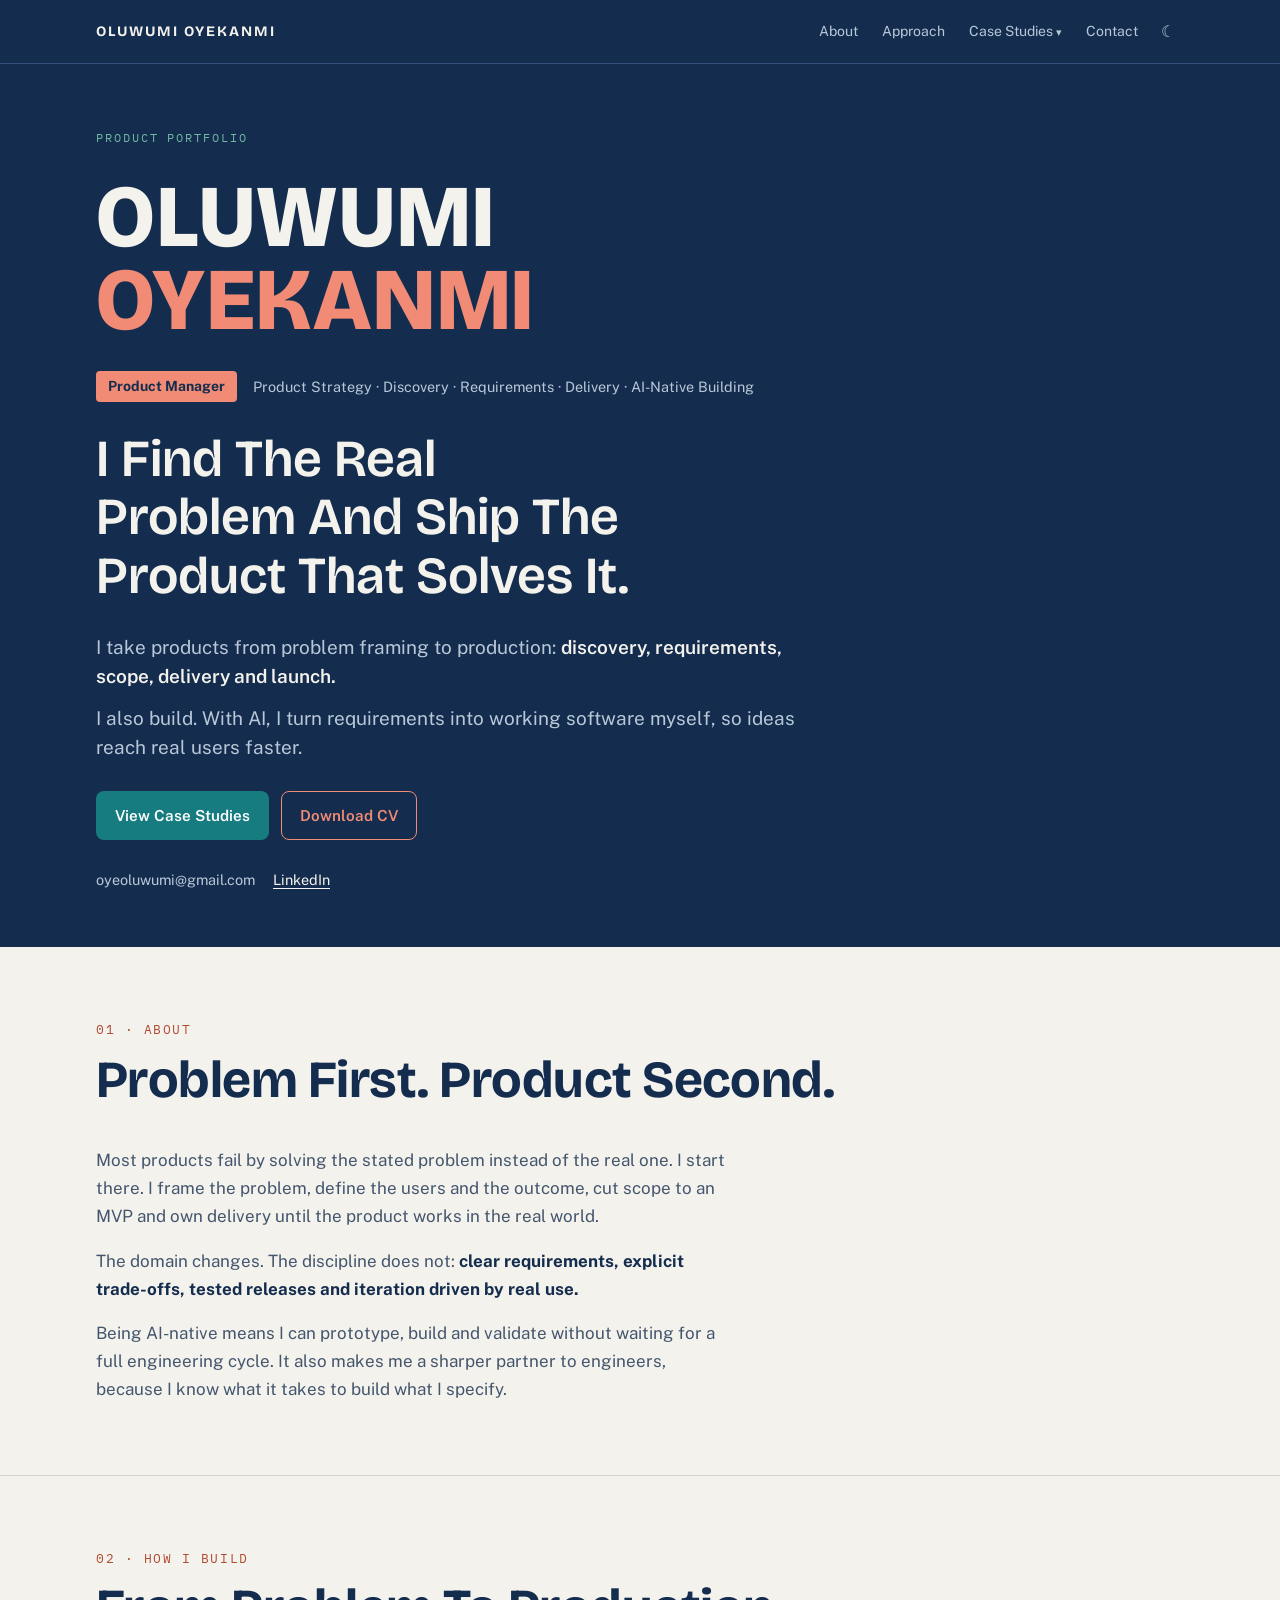
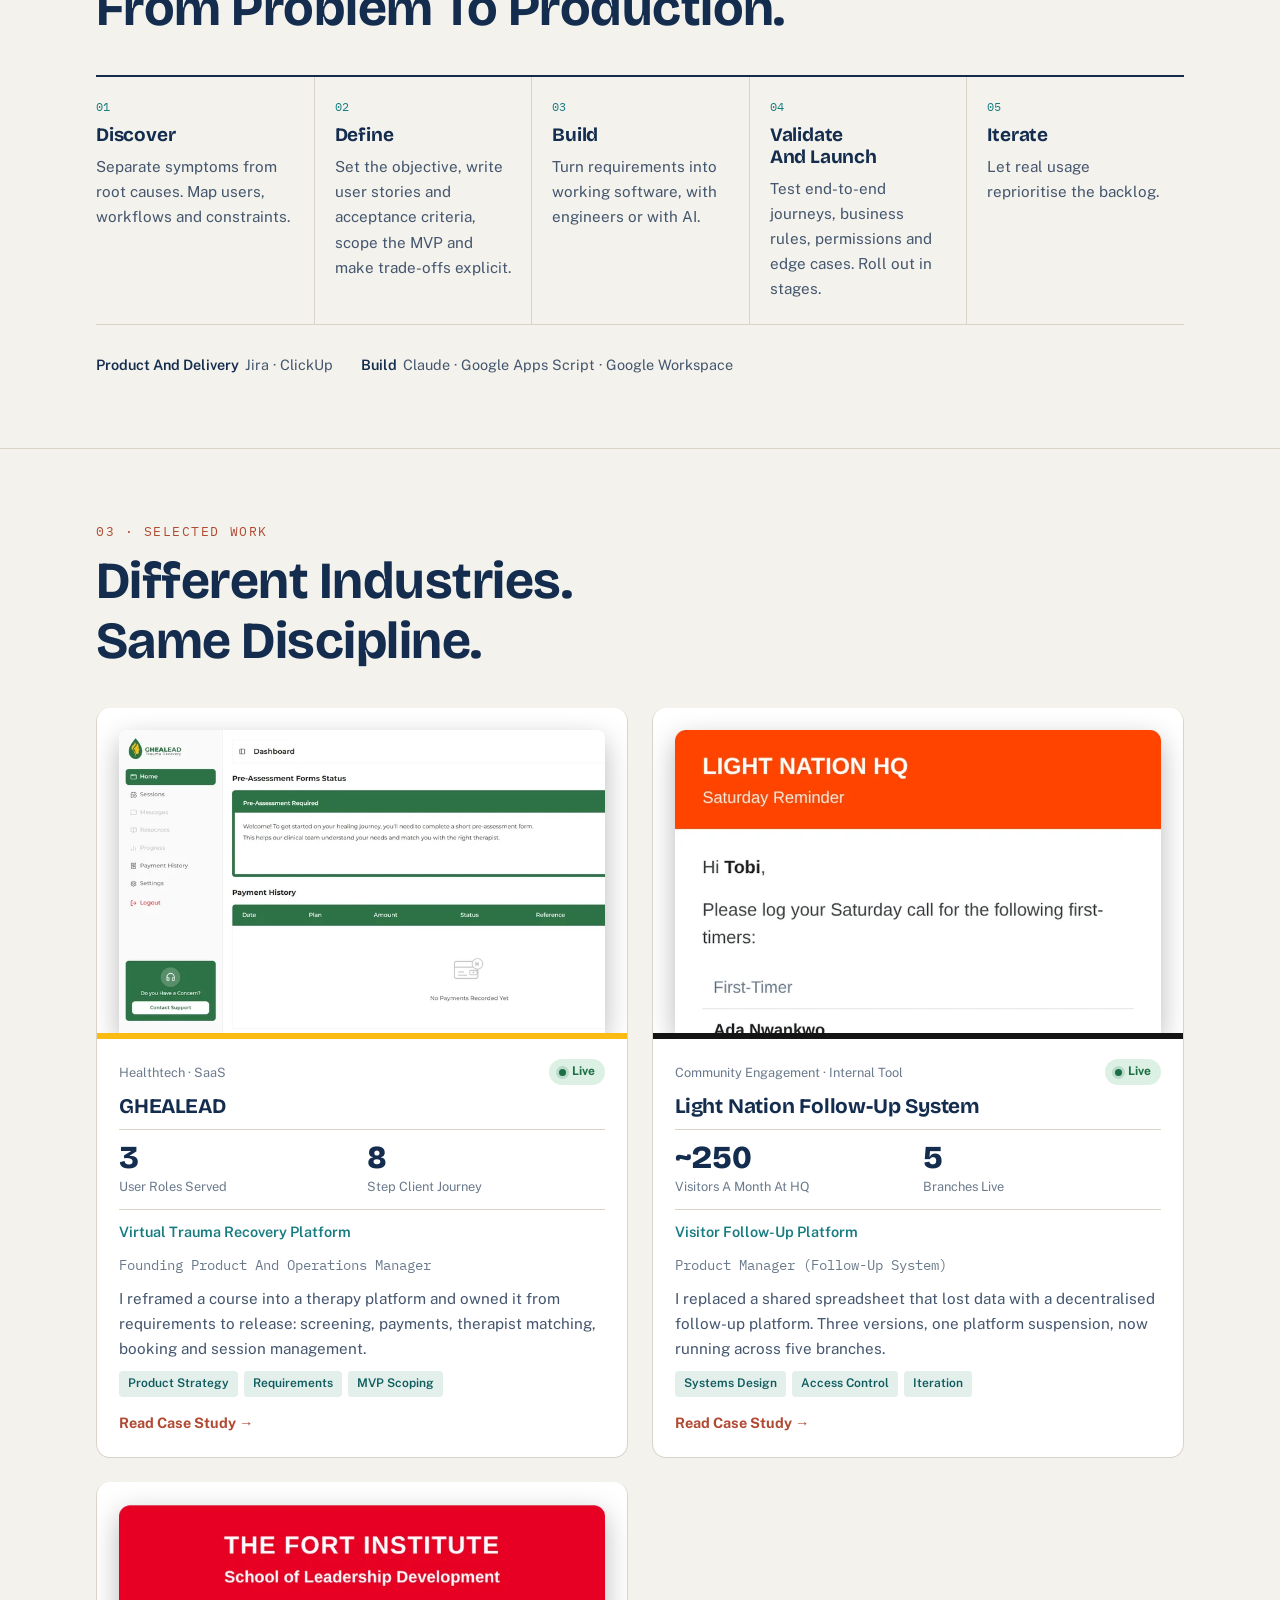
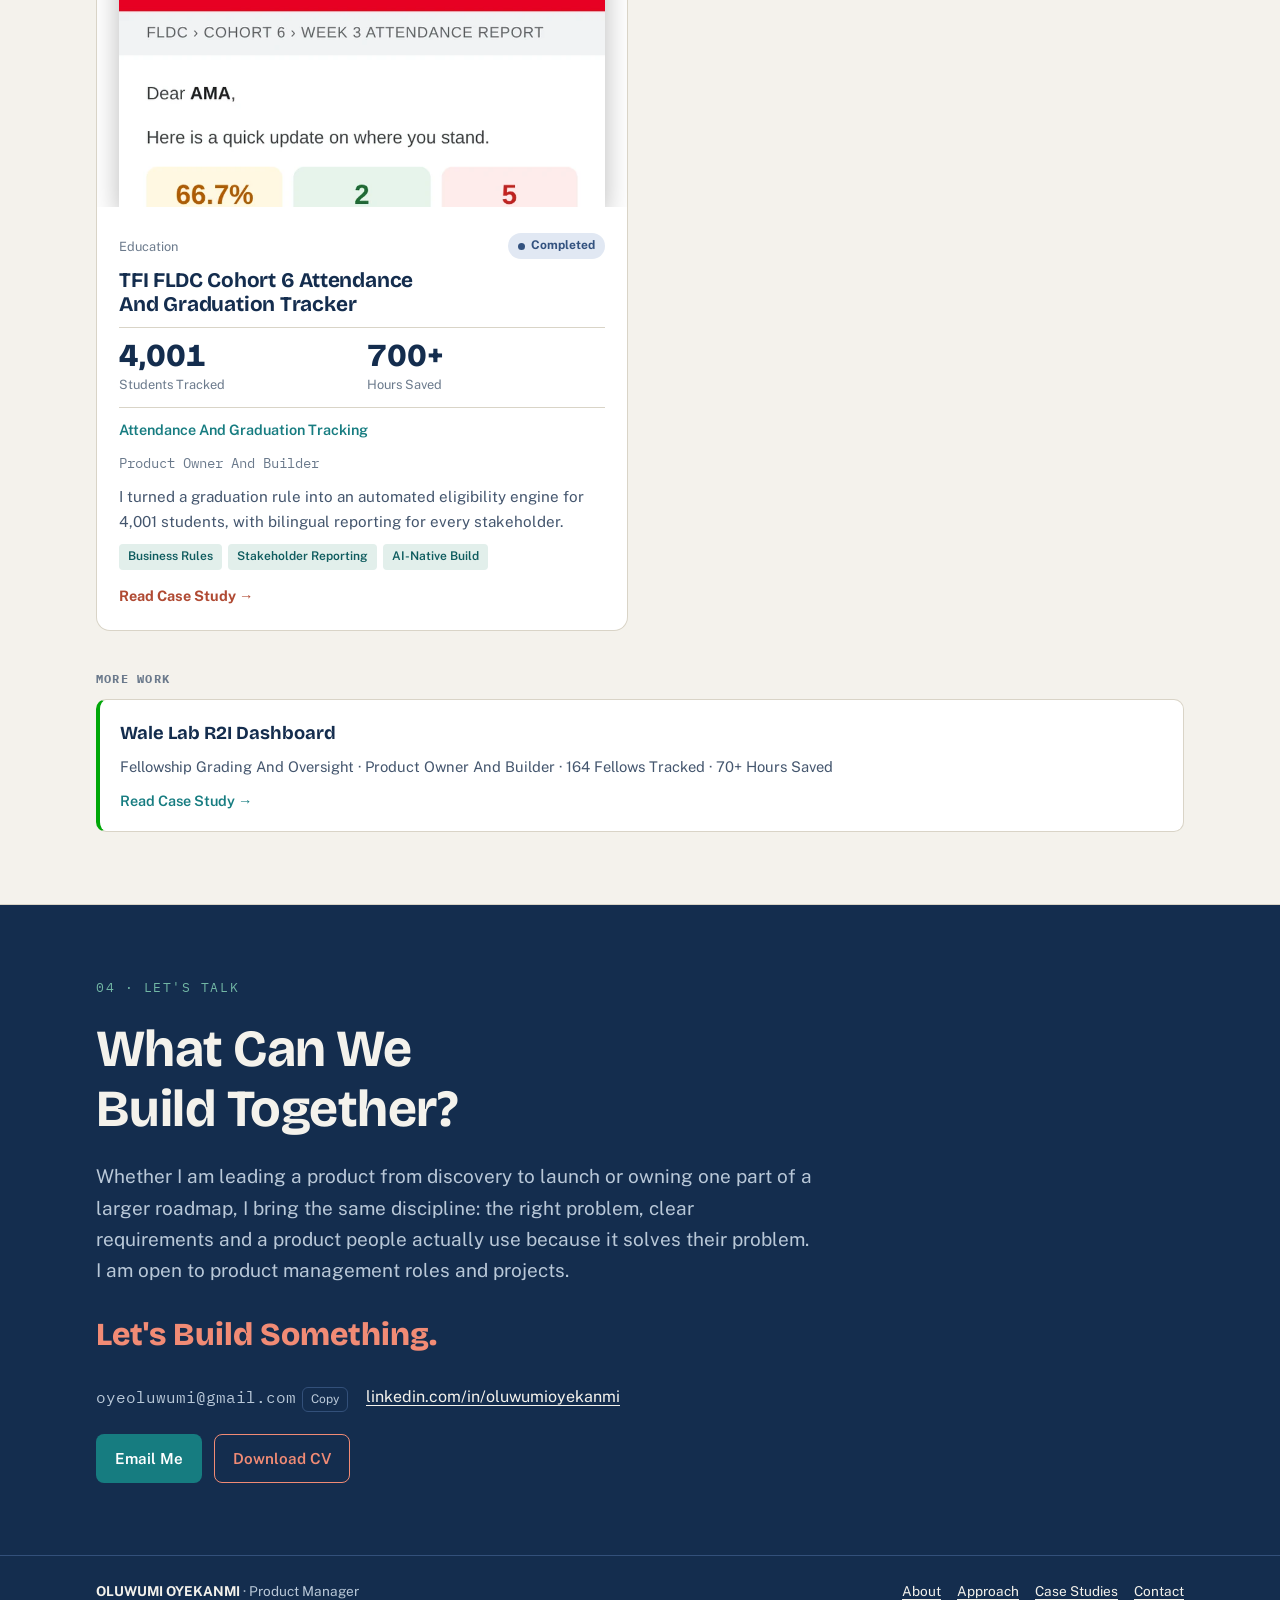
<file: index.html>
<!doctype html>
<html lang="en">
<head>
<meta charset="utf-8">
<meta name="viewport" content="width=device-width, initial-scale=1, viewport-fit=cover">
<title>Oluwumi Oyekanmi · Product Manager</title>
<meta name="claude:viewport-fit-sides" content="cover">
<meta name="description" content="Oluwumi Oyekanmi is a product manager who finds the real problem and ships the product that solves it. Case studies in healthtech, education and community platforms.">
<meta property="og:title" content="Oluwumi Oyekanmi · Product Manager">
<meta property="og:description" content="I find the real problem and ship the product that solves it.">
<meta property="og:type" content="website">
<meta name="twitter:card" content="summary">
<link rel="preconnect" href="https://fonts.googleapis.com">
<link rel="preconnect" href="https://fonts.gstatic.com" crossorigin>
<link rel="stylesheet" href="https://fonts.googleapis.com/css2?family=Bricolage+Grotesque:opsz,wght@12..96,500..800&family=IBM+Plex+Mono:wght@400;500;600&family=Public+Sans:ital,wght@0,400;0,500;0,600;0,700;1,400&display=swap">
<link rel="stylesheet" href="assets/css/style.css">
</head>
<body data-base="">
<a class="skip" href="#main">Skip To Content</a>

<header class="site-header">
  <div class="wrap">
    <a class="brand" href="./">OLUWUMI OYEKANMI</a>
    <nav class="nav" aria-label="Main">
      <a class="hide-sm" href="#about">About</a>
      <a class="hide-sm" href="#approach">Approach</a>
      <details class="dropdown">
        <summary>Case Studies</summary>
        <div class="dropdown-menu" data-case-menu></div>
      </details>
      <a href="#contact">Contact</a>
      <button class="theme-toggle" type="button" aria-label="Switch Theme">&#9790;</button>
    </nav>
  </div>
</header>

<main id="main">
  <section class="hero">
    <div class="wrap">
      <p class="eyebrow">Product Portfolio</p>
      <h1 class="hero-name"><span>Oluwumi</span><span>Oyekanmi</span></h1>
      <div class="hero-title">
        <span class="role-pill">Product Manager</span>
        <span class="specialties">Product Strategy · Discovery · Requirements · Delivery · AI-Native Building</span>
      </div>
      <p class="hero-line">I Find The Real Problem And Ship The Product That Solves It.</p>
      <div class="hero-intro">
        <p>I take products from problem framing to production: <strong>discovery, requirements, scope, delivery and launch.</strong></p>
        <p>I also build. With AI, I turn requirements into working software myself, so ideas reach real users faster.</p>
      </div>
      <div class="actions">
        <a class="btn btn-primary" href="#work">View Case Studies</a>
        <a class="btn btn-ghost" href="assets/Oluwumi_Oyekanmi_CV.pdf" download>Download CV</a>
      </div>
      <div class="contact-inline">
        <span>oyeoluwumi@gmail.com</span>
        <a href="https://www.linkedin.com/in/oluwumioyekanmi" rel="noopener">LinkedIn</a>
      </div>
    </div>
  </section>

  <section class="section" id="about">
    <div class="wrap">
      <div class="section-head">
        <span class="section-num">01 · About</span>
        <h2>Problem First. Product Second.</h2>
      </div>
      <div class="prose">
        <p>Most products fail by solving the stated problem instead of the real one. I start there. I frame the problem, define the users and the outcome, cut scope to an MVP and own delivery until the product works in the real world.</p>
        <p>The domain changes. The discipline does not: <strong>clear requirements, explicit trade-offs, tested releases and iteration driven by real use.</strong></p>
        <p>Being AI-native means I can prototype, build and validate without waiting for a full engineering cycle. It also makes me a sharper partner to engineers, because I know what it takes to build what I specify.</p>
      </div>
    </div>
  </section>

  <section class="section" id="approach">
    <div class="wrap">
      <div class="section-head">
        <span class="section-num">02 · How I Build</span>
        <h2>From Problem To Production.</h2>
      </div>
      <div class="phases">
        <div class="phase"><span class="phase-num">01</span><h3>Discover</h3><p>Separate symptoms from root causes. Map users, workflows and constraints.</p></div>
        <div class="phase"><span class="phase-num">02</span><h3>Define</h3><p>Set the objective, write user stories and acceptance criteria, scope the MVP and make trade-offs explicit.</p></div>
        <div class="phase"><span class="phase-num">03</span><h3>Build</h3><p>Turn requirements into working software, with engineers or with AI.</p></div>
        <div class="phase"><span class="phase-num">04</span><h3>Validate And Launch</h3><p>Test end-to-end journeys, business rules, permissions and edge cases. Roll out in stages.</p></div>
        <div class="phase"><span class="phase-num">05</span><h3>Iterate</h3><p>Let real usage reprioritise the backlog.</p></div>
      </div>
      <div class="tools">
        <span><b>Product And Delivery</b>Jira · ClickUp</span>
        <span><b>Build</b>Claude · Google Apps Script · Google Workspace</span>
      </div>
    </div>
  </section>

  <section class="section" id="work">
    <div class="wrap">
      <div class="section-head">
        <span class="section-num">03 · Selected Work</span>
        <h2>Different Industries. Same Discipline.</h2>
      </div>
      <div class="cards" data-cards></div>
      <div class="more-work"><h3>More Work</h3><div data-more-cards></div></div>
    </div>
  </section>

  <section class="closing" id="contact">
    <div class="wrap">
      <span class="section-num" style="color: var(--sage)">04 · Let's Talk</span>
      <h2>What Can We Build Together?</h2>
      <p>Whether I am leading a product from discovery to launch or owning one part of a larger roadmap, I bring the same discipline: the right problem, clear requirements and a product people actually use because it solves their problem. I am open to product management roles and projects.</p>
      <p class="big">Let's Build Something.</p>
      <div class="contact-inline" style="font-size: 1rem">
        <span><span class="mono">oyeoluwumi@gmail.com</span><button class="copy-btn" type="button" data-copy="oyeoluwumi@gmail.com">Copy</button></span>
        <a href="https://www.linkedin.com/in/oluwumioyekanmi" rel="noopener">linkedin.com/in/oluwumioyekanmi</a>
      </div>
      <div class="actions"><a class="btn btn-primary" href="mailto:oyeoluwumi@gmail.com">Email Me</a><a class="btn btn-ghost" href="assets/Oluwumi_Oyekanmi_CV.pdf" download>Download CV</a></div>
    </div>
  </section>
</main>

<footer class="site-footer">
  <div class="wrap">
    <span><strong style="color: var(--band-ink)">OLUWUMI OYEKANMI</strong> · Product Manager</span>
    <nav aria-label="Footer">
      <a href="#about">About</a><a href="#approach">Approach</a><a href="#work">Case Studies</a><a href="#contact">Contact</a>
    </nav>
  </div>
</footer>

<script src="assets/js/projects.js"></script>
<script src="assets/js/site.js"></script>
</body>
</html>
</file>
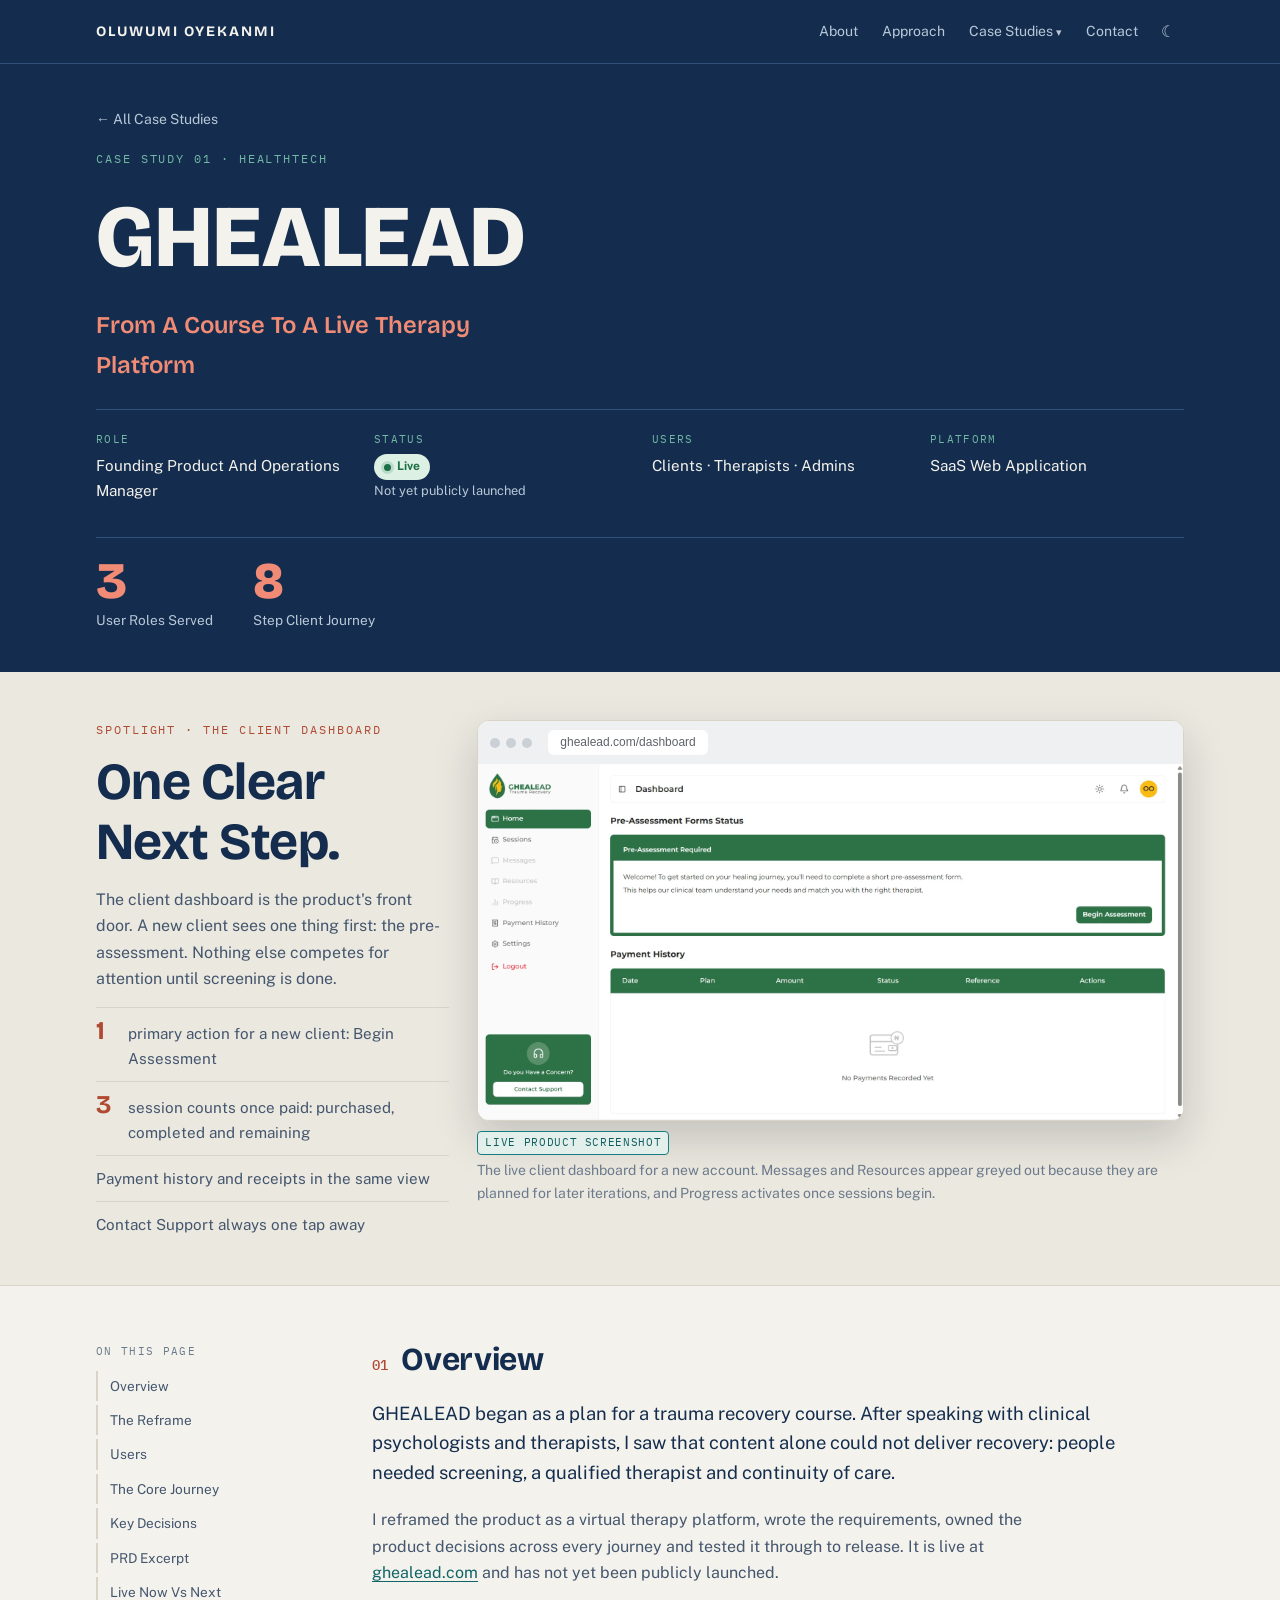
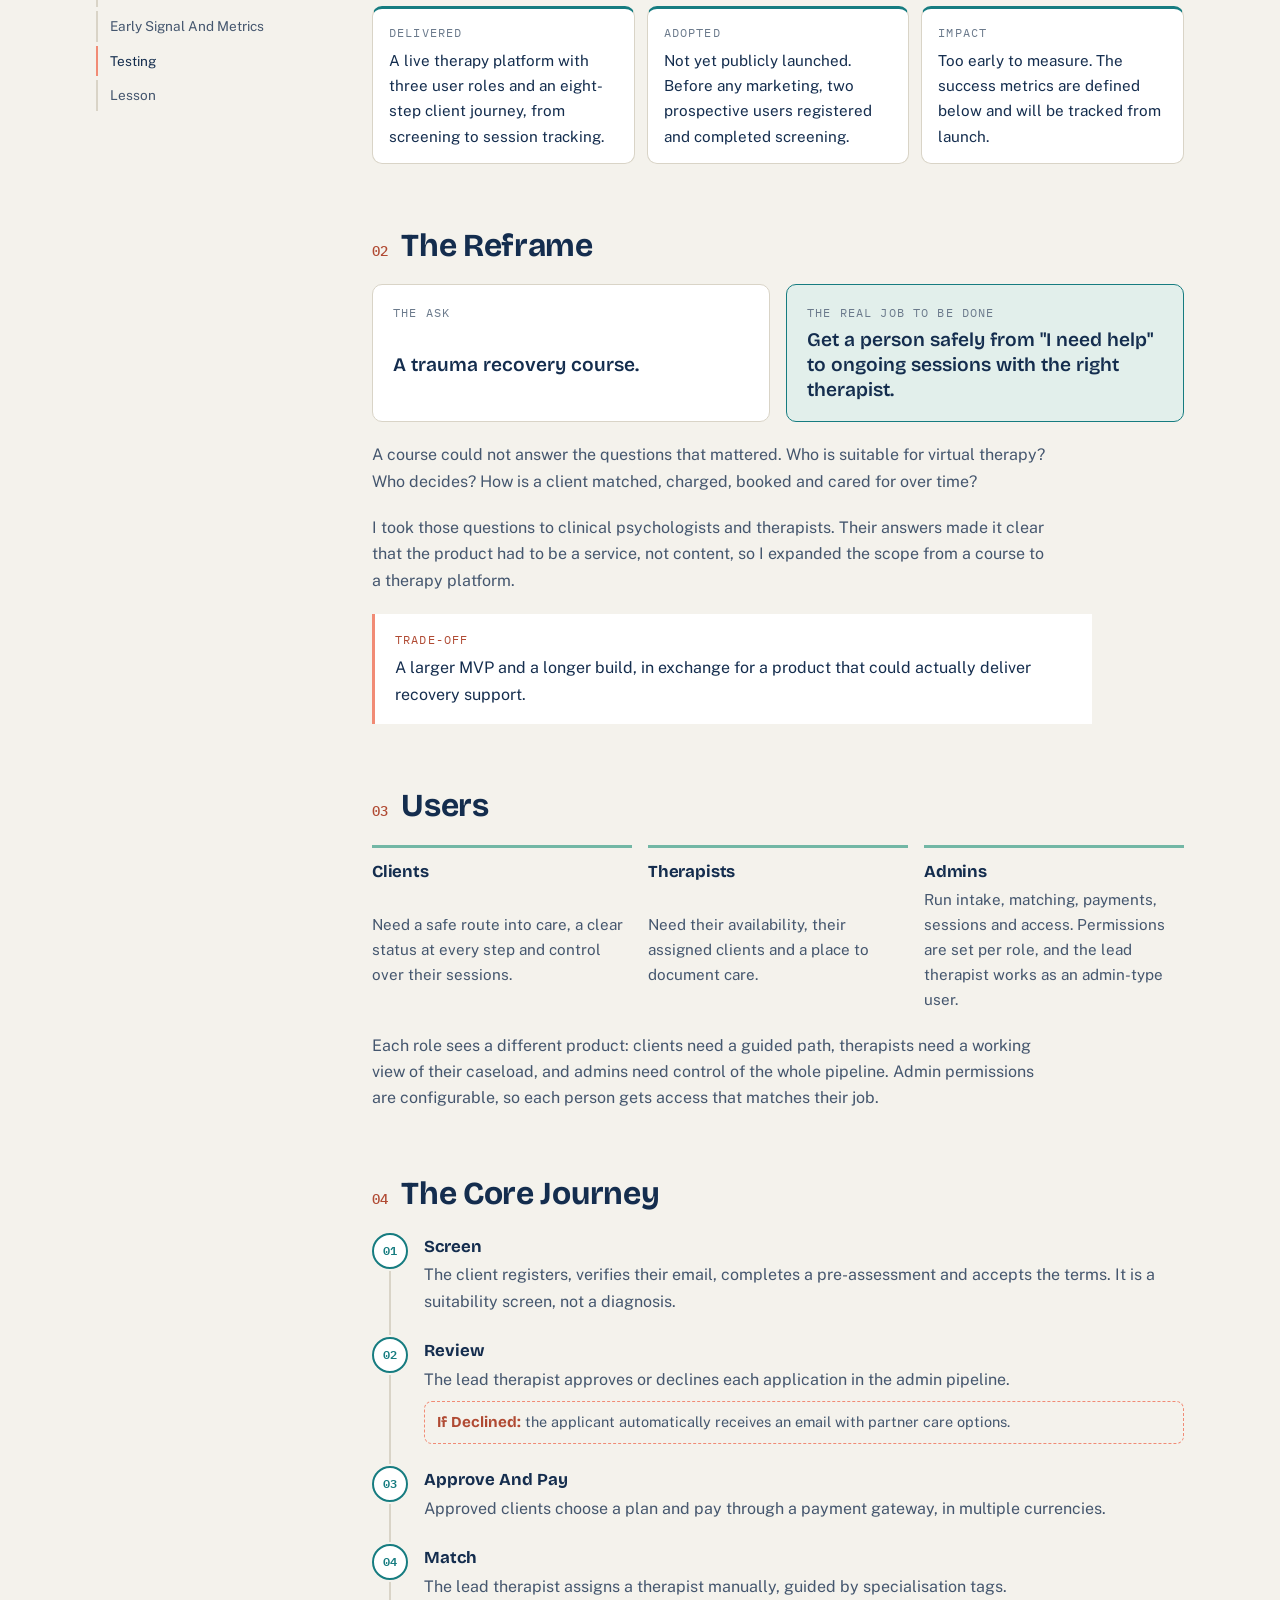
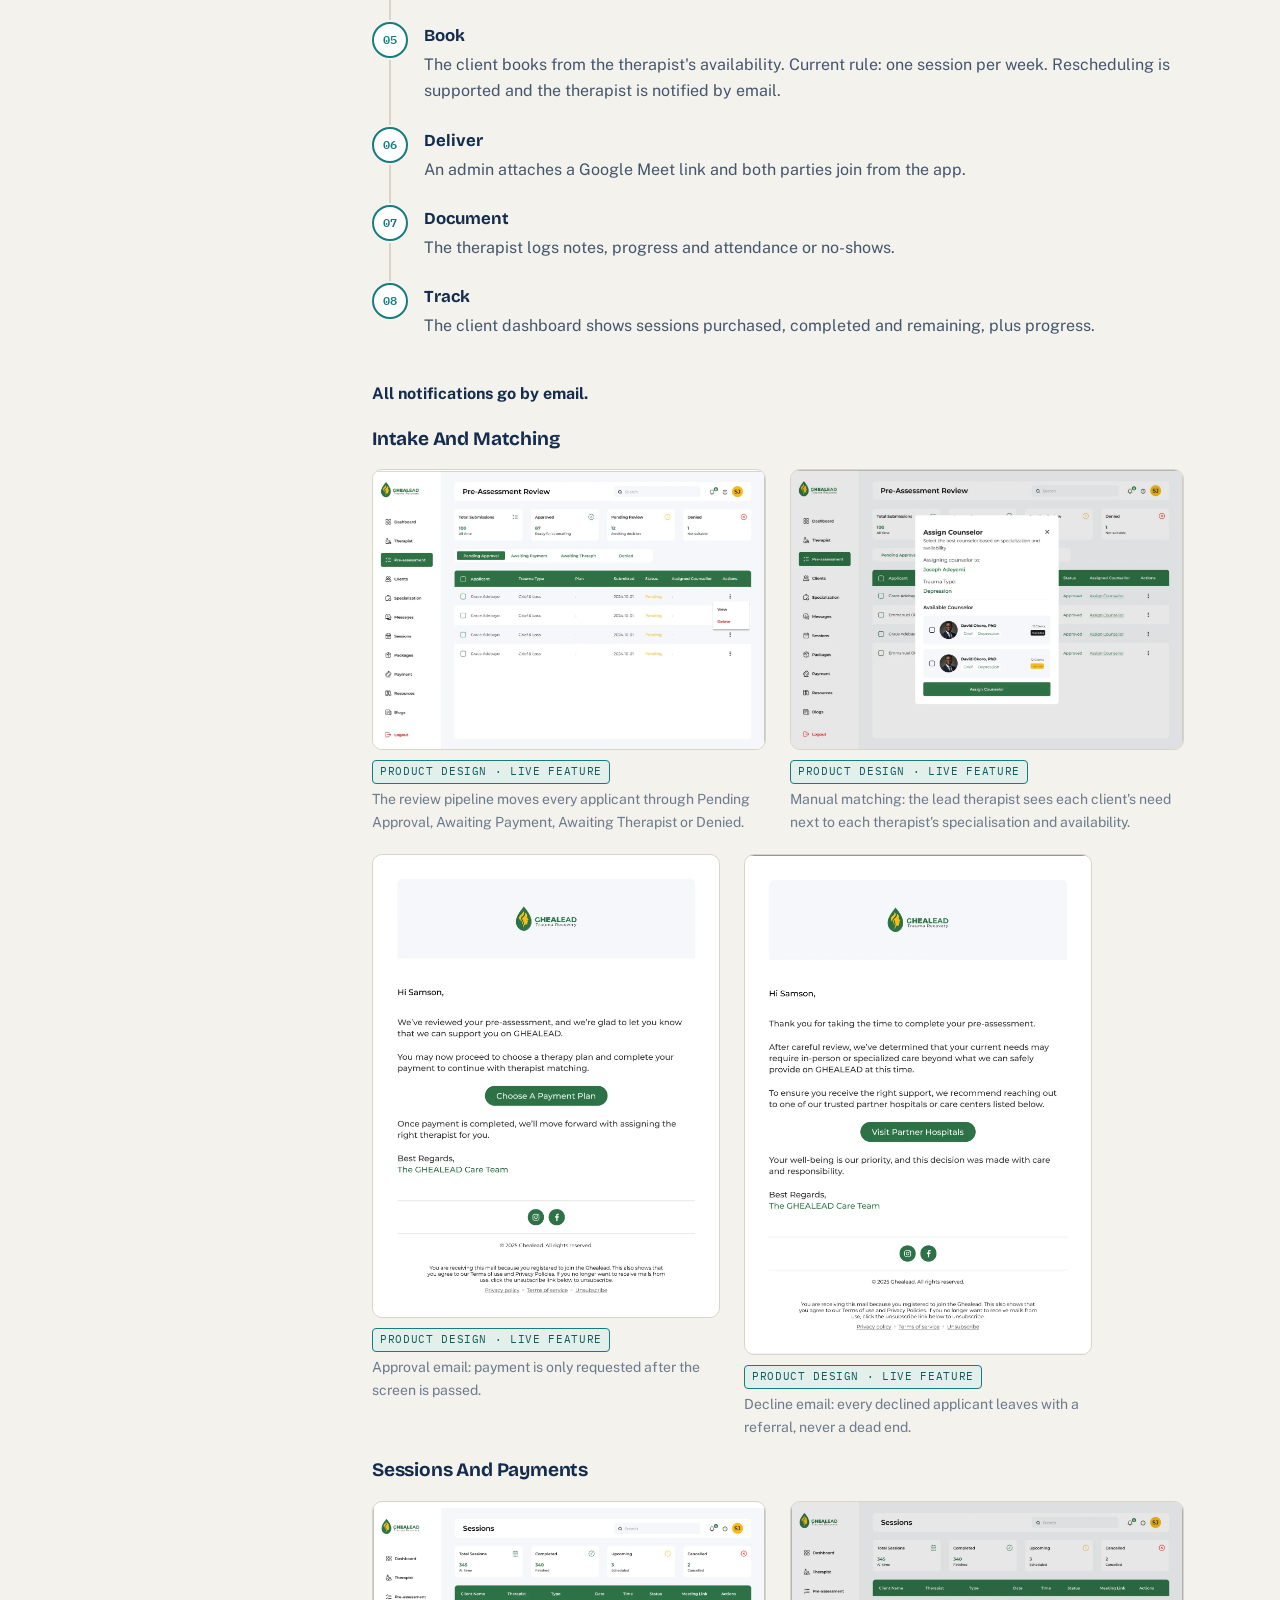
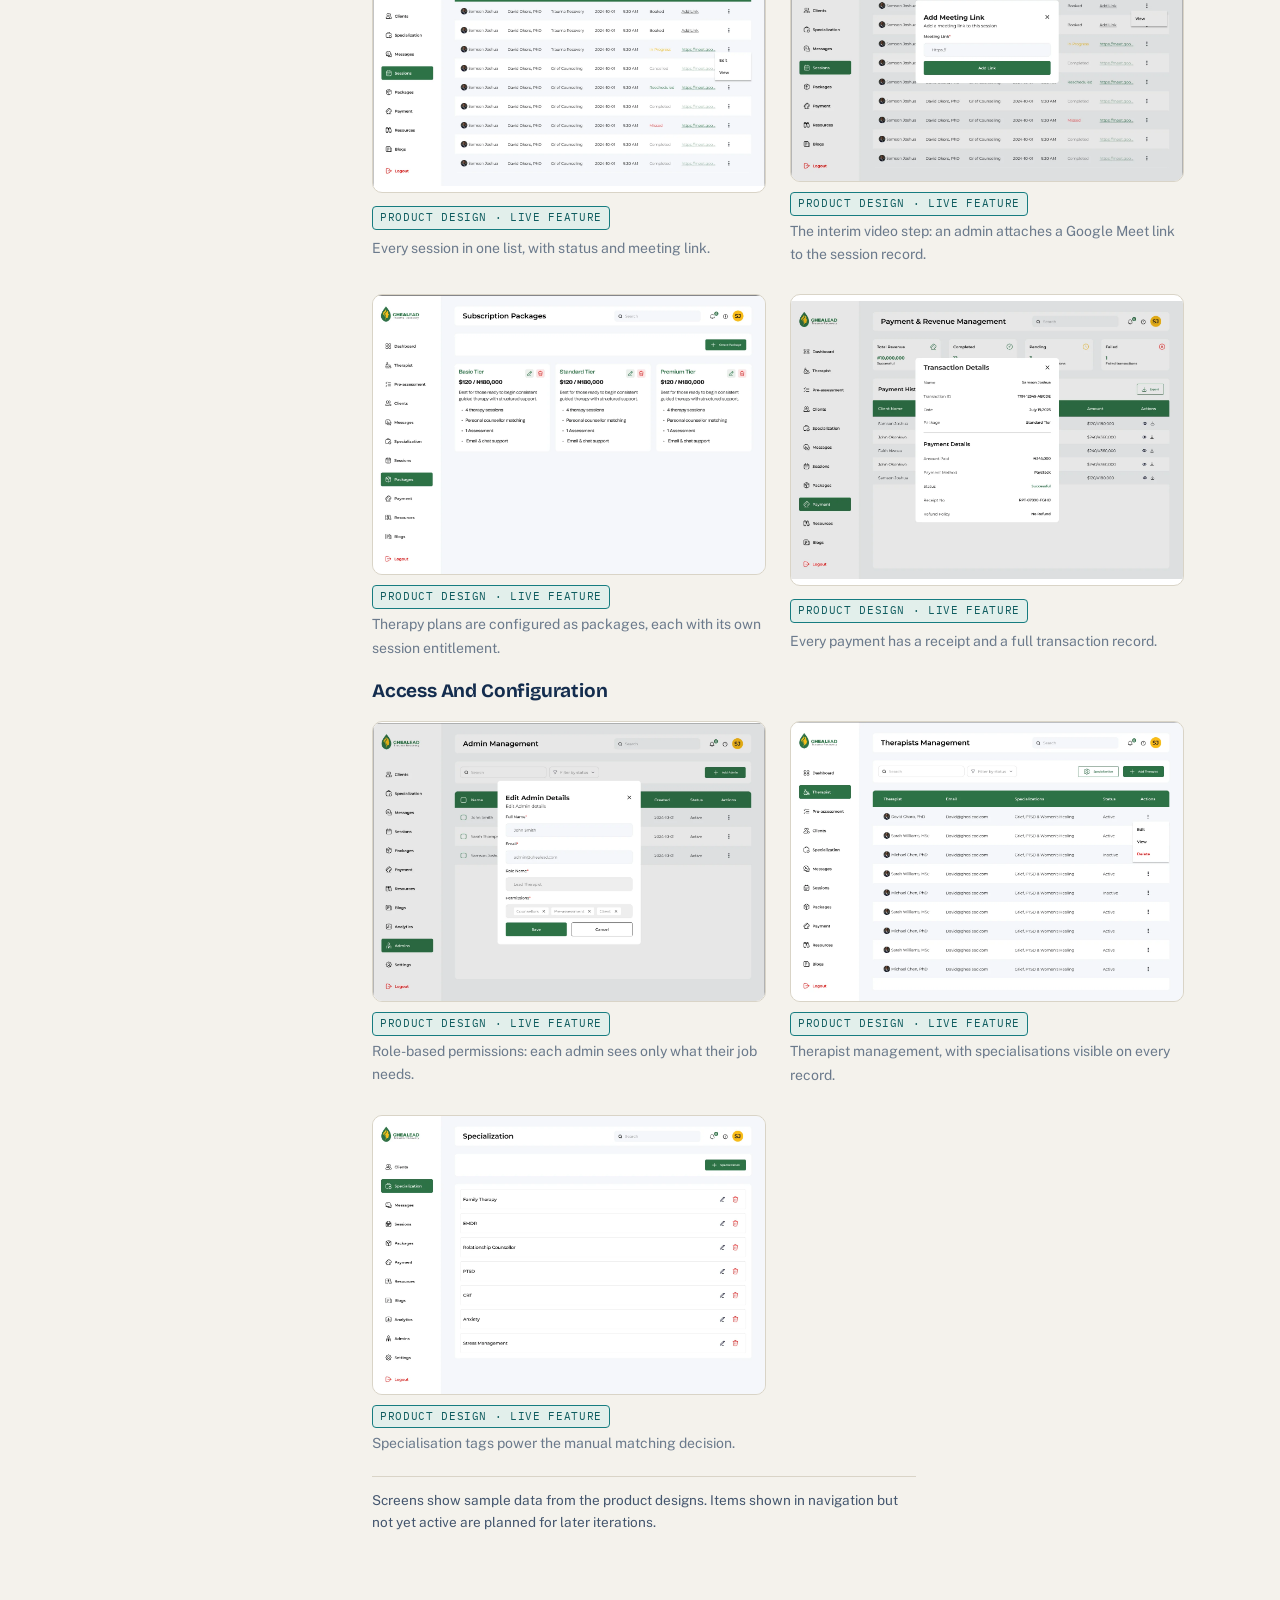
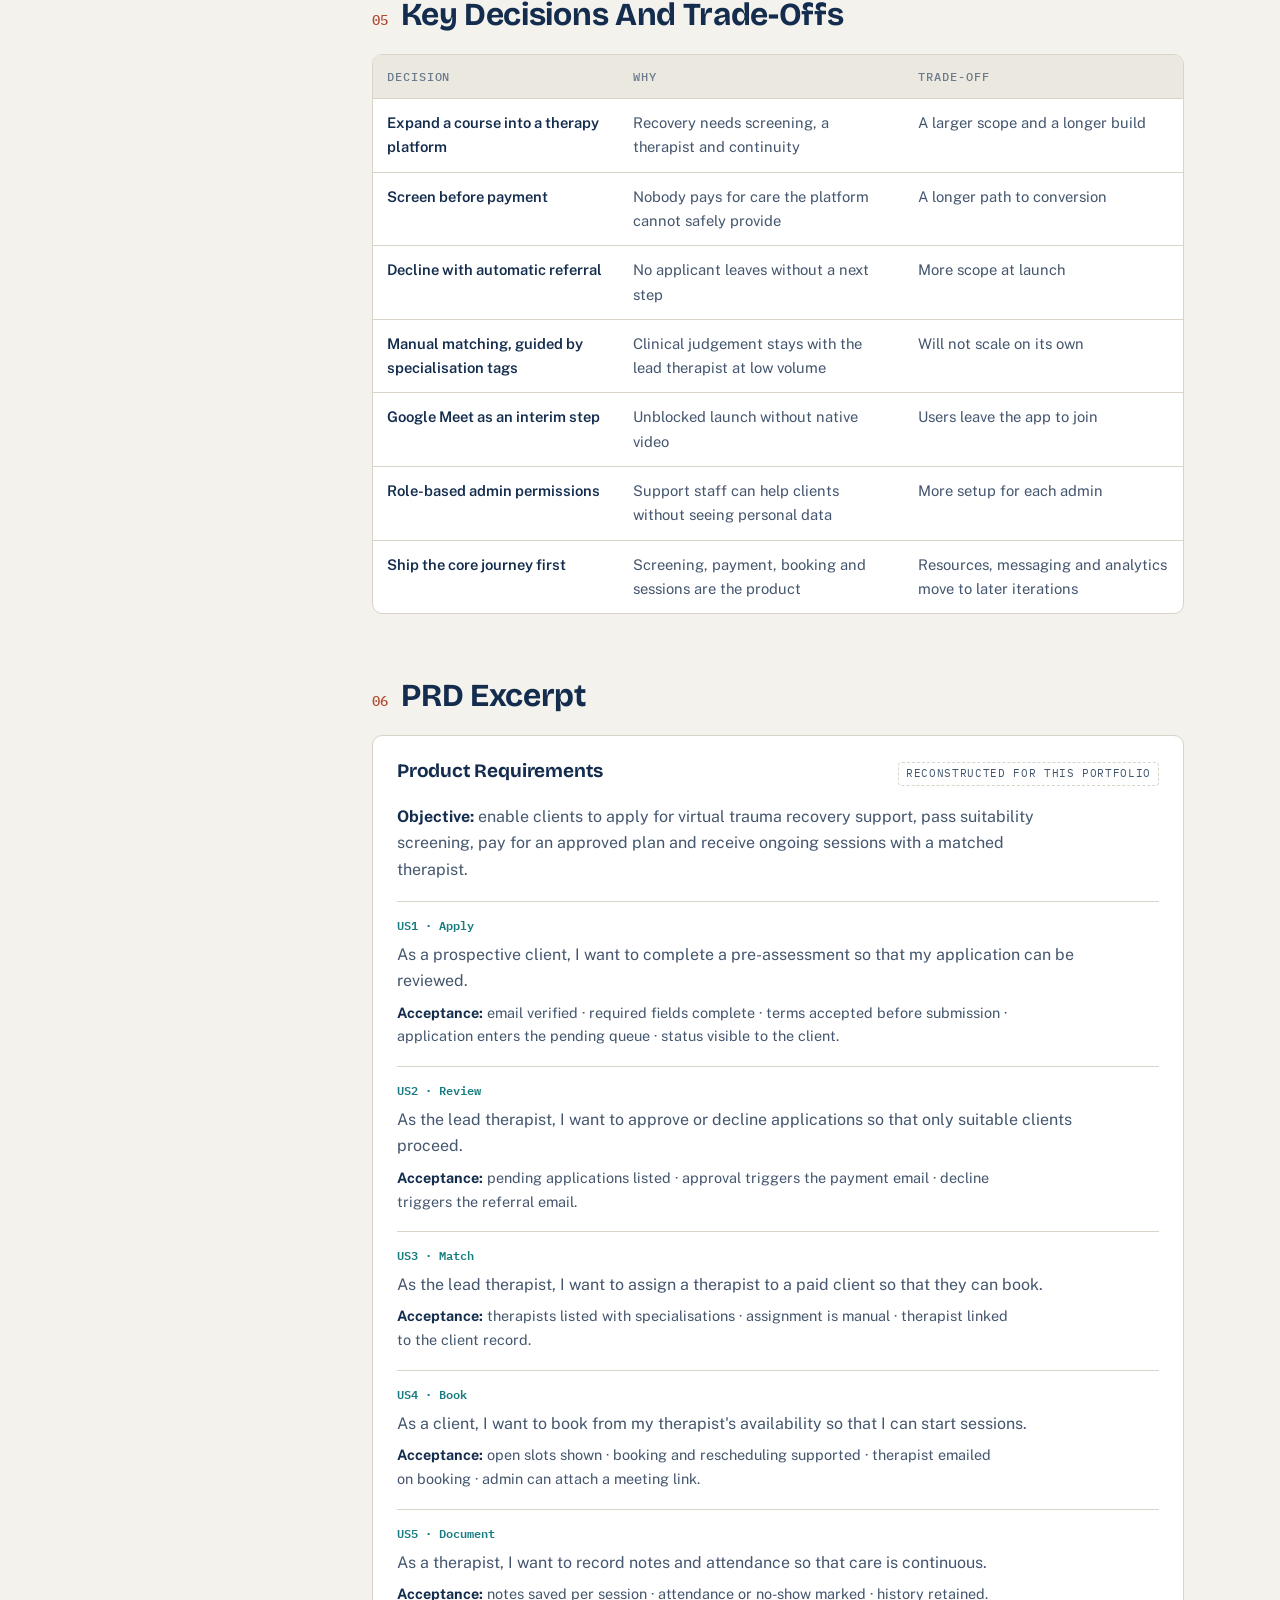
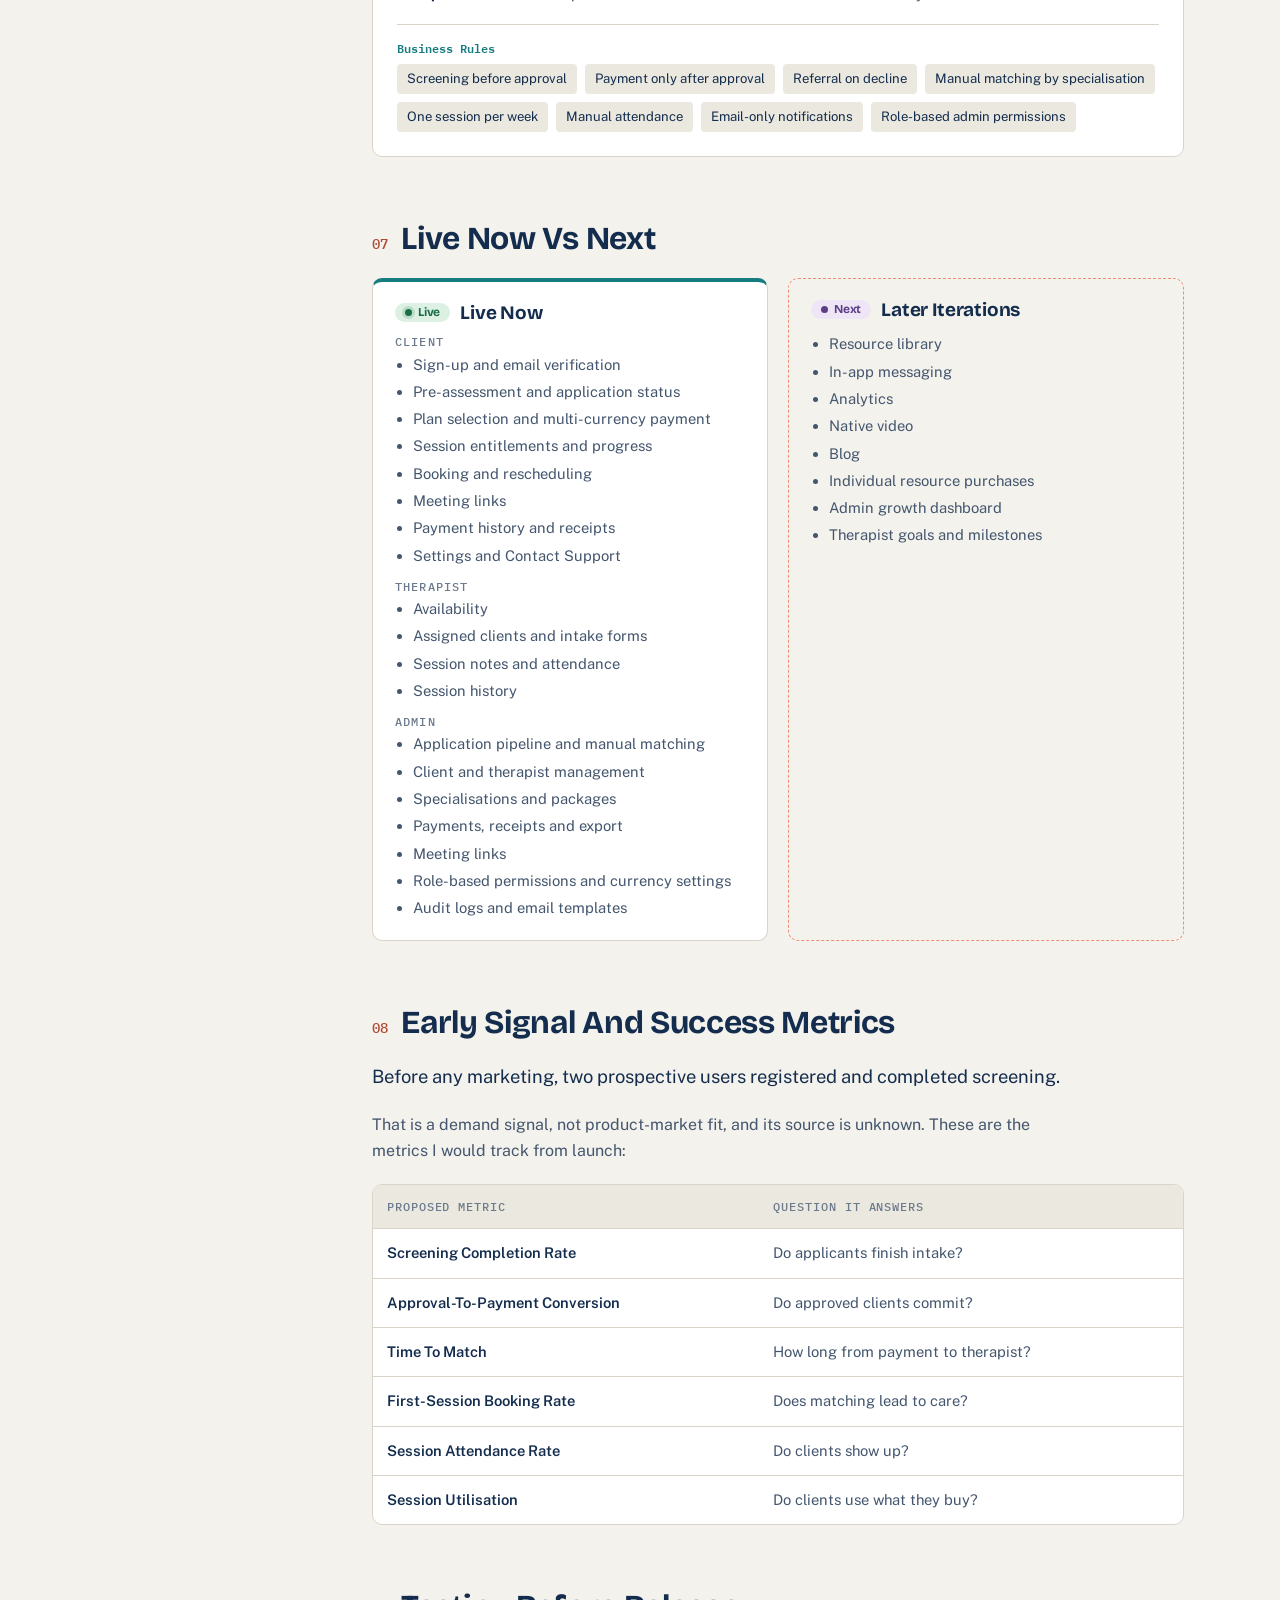
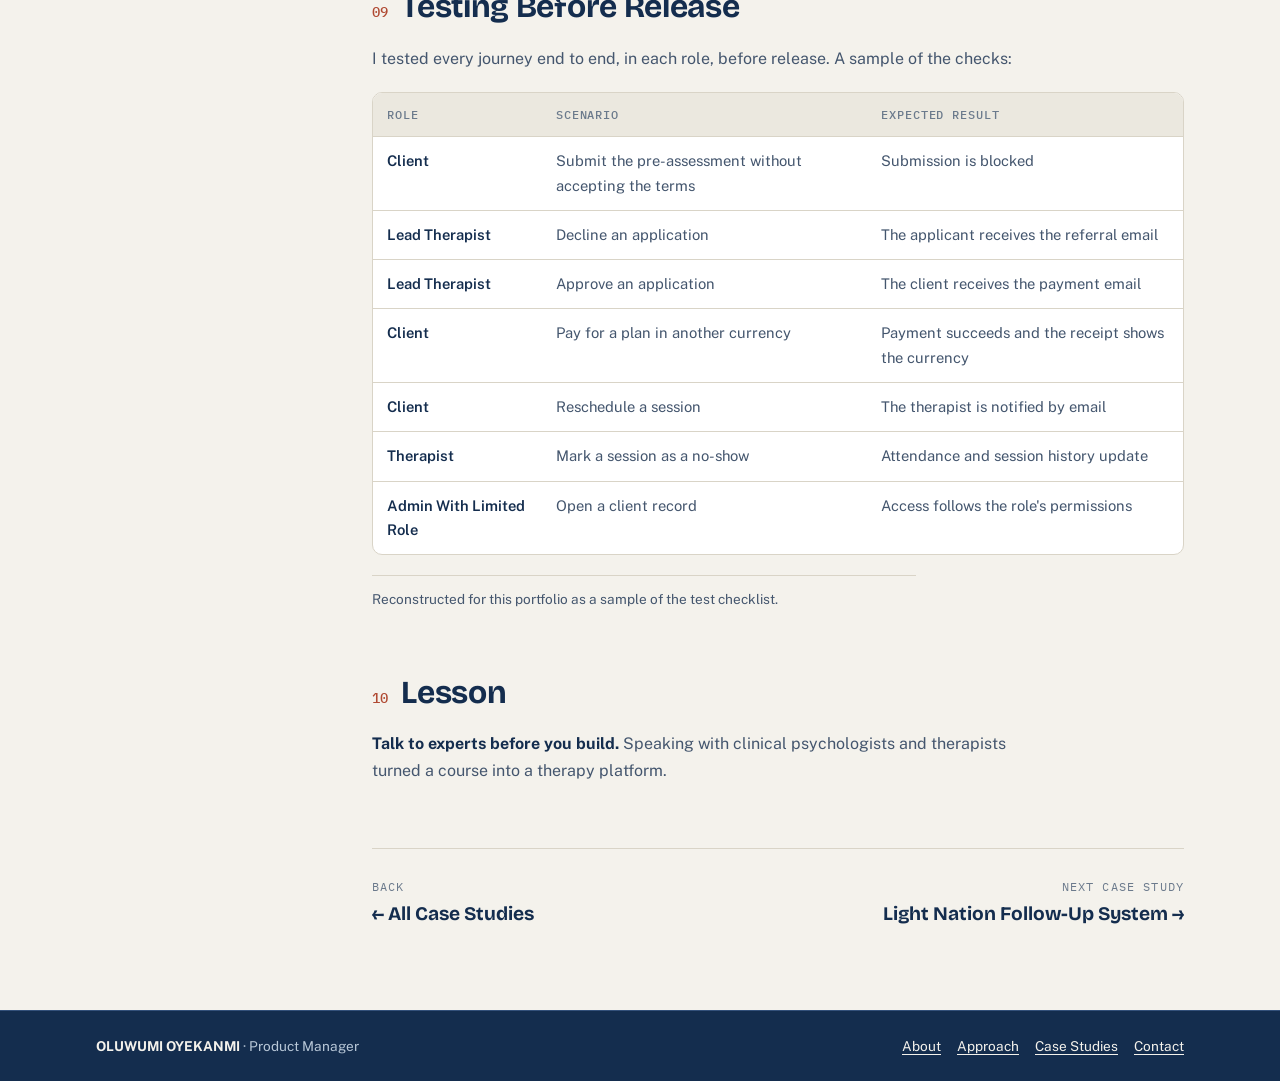
<file: case-studies/ghealead.html>
<!doctype html>
<html lang="en">
<head>
<meta charset="utf-8">
<meta name="viewport" content="width=device-width, initial-scale=1, viewport-fit=cover">
<title>GHEALEAD Case Study · Oluwumi Oyekanmi</title>
<meta name="claude:viewport-fit-sides" content="cover">
<meta name="description" content="How I reframed a trauma recovery course into a live virtual therapy platform: requirements, product decisions, MVP scope and launch metrics.">
<meta property="og:title" content="GHEALEAD Case Study · Oluwumi Oyekanmi">
<meta property="og:description" content="From a course to a live therapy platform.">
<link rel="preconnect" href="https://fonts.googleapis.com">
<link rel="preconnect" href="https://fonts.gstatic.com" crossorigin>
<link rel="stylesheet" href="https://fonts.googleapis.com/css2?family=Bricolage+Grotesque:opsz,wght@12..96,500..800&family=IBM+Plex+Mono:wght@400;500;600&family=Public+Sans:ital,wght@0,400;0,500;0,600;0,700;1,400&display=swap">
<link rel="stylesheet" href="../assets/css/style.css">
</head>
<body data-base="../">
<a class="skip" href="#main">Skip To Content</a>

<header class="site-header">
  <div class="wrap">
    <a class="brand" href="../">OLUWUMI OYEKANMI</a>
    <nav class="nav" aria-label="Main">
      <a class="hide-sm" href="../#about">About</a>
      <a class="hide-sm" href="../#approach">Approach</a>
      <details class="dropdown">
        <summary>Case Studies</summary>
        <div class="dropdown-menu" data-case-menu></div>
      </details>
      <a href="../#contact">Contact</a>
      <button class="theme-toggle" type="button" aria-label="Switch Theme">&#9790;</button>
    </nav>
  </div>
</header>

<main id="main">
  <section class="cs-hero">
    <div class="wrap">
      <a class="back" href="../#work">&larr; All Case Studies</a>
      <p class="eyebrow">Case Study 01 · Healthtech</p>
      <h1>GHEALEAD</h1>
      <p class="cs-sub">From A Course To A Live Therapy Platform</p>
      <dl class="cs-meta">
        <div><dt>Role</dt><dd>Founding Product And Operations Manager</dd></div>
        <div><dt>Status</dt><dd><span class="status status-live">Live</span><small>Not yet publicly launched</small></dd></div>
        <div><dt>Users</dt><dd>Clients · Therapists · Admins</dd></div>
        <div><dt>Platform</dt><dd>SaaS Web Application</dd></div>
      </dl>
    </div>
  </section>


  <section class="spotlight">
    <div class="wrap">
      <div class="spot-text">
        <p class="eyebrow" style="color: var(--coral-ink)">Spotlight · The Client Dashboard</p>
        <h2>One Clear Next Step.</h2>
        <p>The client dashboard is the product's front door. A new client sees one thing first: the pre-assessment. Nothing else competes for attention until screening is done.</p>
        <ul class="spot-points">
          <li><b>1</b> primary action for a new client: Begin Assessment</li>
          <li><b>3</b> session counts once paid: purchased, completed and remaining</li>
          <li>Payment history and receipts in the same view</li>
          <li>Contact Support always one tap away</li>
        </ul>
      </div>
      <figure class="figure spot-visual">
        <div class="browser">
          <div class="browser-bar"><i></i><i></i><i></i><span>ghealead.com/dashboard</span></div>
          <button class="shot" type="button" aria-label="Enlarge screenshot"><img src="../assets/img/ghealead/client-dashboard.webp" alt="GHEALEAD client dashboard for a new account, showing a pre-assessment prompt and an empty payment history" width="1920" height="968"></button>
        </div>
        <figcaption>
          <span class="tagline"><span class="src src-real">Live Product Screenshot</span></span>
          <span>The live client dashboard for a new account. Messages and Resources appear greyed out because they are planned for later iterations, and Progress activates once sessions begin.</span>
        </figcaption>
      </figure>
    </div>
  </section>

  <div class="wrap cs-layout">
    <nav class="toc" aria-label="On This Page">
      <p>On This Page</p>
      <a href="#overview">Overview</a>
      <a href="#reframe">The Reframe</a>
      <a href="#users">Users</a>
      <a href="#journey">The Core Journey</a>
      <a href="#decisions">Key Decisions</a>
      <a href="#prd">PRD Excerpt</a>
      <a href="#scope">Live Now Vs Next</a>
      <a href="#metrics">Early Signal And Metrics</a>
      <a href="#testing">Testing</a>
      <a href="#lessons">Lesson</a>
    </nav>

    <article class="article">
      <section id="overview">
        <h2><span class="n">01</span>Overview</h2>
        <p class="lead">GHEALEAD began as a plan for a trauma recovery course. After speaking with clinical psychologists and therapists, I saw that content alone could not deliver recovery: people needed screening, a qualified therapist and continuity of care.</p>
        <p>I reframed the product as a virtual therapy platform, wrote the requirements, owned the product decisions across every journey and tested it through to release. It is live at <a href="https://ghealead.com" rel="noopener">ghealead.com</a> and has not yet been publicly launched.</p>
        <div class="glance"><div><span class="k">Delivered</span><p>A live therapy platform with three user roles and an eight-step client journey, from screening to session tracking.</p></div><div><span class="k">Adopted</span><p>Not yet publicly launched. Before any marketing, two prospective users registered and completed screening.</p></div><div><span class="k">Impact</span><p>Too early to measure. The success metrics are defined below and will be tracked from launch.</p></div></div>
      </section>

      <section id="reframe">
        <h2><span class="n">02</span>The Reframe</h2>
        <div class="reframe">
          <div><span class="k">The Ask</span><span class="v">A trauma recovery course.</span></div>
          <div class="is-real"><span class="k">The Real Job To Be Done</span><span class="v">Get a person safely from "I need help" to ongoing sessions with the right therapist.</span></div>
        </div>
        <p>A course could not answer the questions that mattered. Who is suitable for virtual therapy? Who decides? How is a client matched, charged, booked and cared for over time?</p>
        <p>I took those questions to clinical psychologists and therapists. Their answers made it clear that the product had to be a service, not content, so I expanded the scope from a course to a therapy platform.</p>
        <div class="callout"><span class="label">Trade-Off</span><p>A larger MVP and a longer build, in exchange for a product that could actually deliver recovery support.</p></div>
      </section>

      <section id="users">
        <h2><span class="n">03</span>Users</h2>
        <div class="users">
          <div class="user"><h3>Clients</h3><p>Need a safe route into care, a clear status at every step and control over their sessions.</p></div>
          <div class="user"><h3>Therapists</h3><p>Need their availability, their assigned clients and a place to document care.</p></div>
          <div class="user"><h3>Admins</h3><p>Run intake, matching, payments, sessions and access. Permissions are set per role, and the lead therapist works as an admin-type user.</p></div>
        </div>
        <p>Each role sees a different product: clients need a guided path, therapists need a working view of their caseload, and admins need control of the whole pipeline. Admin permissions are configurable, so each person gets access that matches their job.</p>
      </section>

      <section id="journey">
        <h2><span class="n">04</span>The Core Journey</h2>
        <ol class="journey">
          <li><b>Screen</b><span>The client registers, verifies their email, completes a pre-assessment and accepts the terms. It is a suitability screen, not a diagnosis.</span></li>
          <li><b>Review</b><span>The lead therapist approves or declines each application in the admin pipeline.</span>
            <div class="branch"><b>If Declined:</b> the applicant automatically receives an email with partner care options.</div></li>
          <li><b>Approve And Pay</b><span>Approved clients choose a plan and pay through a payment gateway, in multiple currencies.</span></li>
          <li><b>Match</b><span>The lead therapist assigns a therapist manually, guided by specialisation tags.</span></li>
          <li><b>Book</b><span>The client books from the therapist's availability. Current rule: one session per week. Rescheduling is supported and the therapist is notified by email.</span></li>
          <li><b>Deliver</b><span>An admin attaches a Google Meet link and both parties join from the app.</span></li>
          <li><b>Document</b><span>The therapist logs notes, progress and attendance or no-shows.</span></li>
          <li><b>Track</b><span>The client dashboard shows sessions purchased, completed and remaining, plus progress.</span></li>
        </ol>
        <p><strong>All notifications go by email.</strong></p>

        <h3>Intake And Matching</h3>
        <div class="gallery two">
          <figure class="figure">
            <button class="shot" type="button" aria-label="Enlarge screenshot"><img src="../assets/img/ghealead/admin-preassessment-pending.webp" alt="Admin pre-assessment review pipeline with tabs for pending approval, awaiting payment, awaiting therapist and denied" width="1431" height="1015" loading="lazy"></button>
            <figcaption><span class="tagline"><span class="src src-real">Product Design · Live Feature</span></span><span>The review pipeline moves every applicant through Pending Approval, Awaiting Payment, Awaiting Therapist or Denied.</span></figcaption>
          </figure>
          <figure class="figure">
            <button class="shot" type="button" aria-label="Enlarge screenshot"><img src="../assets/img/ghealead/admin-assign-therapist.webp" alt="Assign counsellor dialog listing available therapists with their specialisations" width="1430" height="1017" loading="lazy"></button>
            <figcaption><span class="tagline"><span class="src src-real">Product Design · Live Feature</span></span><span>Manual matching: the lead therapist sees each client's need next to each therapist's specialisation and availability.</span></figcaption>
          </figure>
        </div>
        <div class="email-pair">
          <figure class="figure">
            <button class="shot" type="button" aria-label="Enlarge screenshot"><img src="../assets/img/ghealead/email-approved.webp" alt="Approval email inviting the client to choose a payment plan" width="679" height="907" loading="lazy"></button>
            <figcaption><span class="tagline"><span class="src src-real">Product Design · Live Feature</span></span><span>Approval email: payment is only requested after the screen is passed.</span></figcaption>
          </figure>
          <figure class="figure">
            <button class="shot" type="button" aria-label="Enlarge screenshot"><img src="../assets/img/ghealead/email-declined.webp" alt="Decline email recommending partner hospitals or care centres" width="678" height="978" loading="lazy"></button>
            <figcaption><span class="tagline"><span class="src src-real">Product Design · Live Feature</span></span><span>Decline email: every declined applicant leaves with a referral, never a dead end.</span></figcaption>
          </figure>
        </div>

        <h3>Sessions And Payments</h3>
        <div class="gallery two">
          <figure class="figure">
            <button class="shot" type="button" aria-label="Enlarge screenshot"><img src="../assets/img/ghealead/admin-sessions.webp" alt="Admin sessions list with status and meeting link columns" width="1442" height="1024" loading="lazy"></button>
            <figcaption><span class="tagline"><span class="src src-real">Product Design · Live Feature</span></span><span>Every session in one list, with status and meeting link.</span></figcaption>
          </figure>
          <figure class="figure">
            <button class="shot" type="button" aria-label="Enlarge screenshot"><img src="../assets/img/ghealead/admin-add-meeting-link.webp" alt="Add meeting link dialog over the sessions list" width="1442" height="1024" loading="lazy"></button>
            <figcaption><span class="tagline"><span class="src src-real">Product Design · Live Feature</span></span><span>The interim video step: an admin attaches a Google Meet link to the session record.</span></figcaption>
          </figure>
          <figure class="figure">
            <button class="shot" type="button" aria-label="Enlarge screenshot"><img src="../assets/img/ghealead/admin-packages.webp" alt="Subscription packages screen showing three therapy tiers" width="1438" height="1026" loading="lazy"></button>
            <figcaption><span class="tagline"><span class="src src-real">Product Design · Live Feature</span></span><span>Therapy plans are configured as packages, each with its own session entitlement.</span></figcaption>
          </figure>
          <figure class="figure">
            <button class="shot" type="button" aria-label="Enlarge screenshot"><img src="../assets/img/ghealead/admin-receipt.webp" alt="Transaction details dialog showing payment method, status and receipt number" width="1440" height="1023" loading="lazy"></button>
            <figcaption><span class="tagline"><span class="src src-real">Product Design · Live Feature</span></span><span>Every payment has a receipt and a full transaction record.</span></figcaption>
          </figure>
        </div>

        <h3>Access And Configuration</h3>
        <div class="gallery">
          <figure class="figure">
            <button class="shot" type="button" aria-label="Enlarge screenshot"><img src="../assets/img/ghealead/admin-edit-permissions.webp" alt="Edit admin details dialog with a permissions field" width="1442" height="1023" loading="lazy"></button>
            <figcaption><span class="tagline"><span class="src src-real">Product Design · Live Feature</span></span><span>Role-based permissions: each admin sees only what their job needs.</span></figcaption>
          </figure>
          <figure class="figure">
            <button class="shot" type="button" aria-label="Enlarge screenshot"><img src="../assets/img/ghealead/admin-therapists.webp" alt="Therapist management list with specialisations and status" width="1440" height="1025" loading="lazy"></button>
            <figcaption><span class="tagline"><span class="src src-real">Product Design · Live Feature</span></span><span>Therapist management, with specialisations visible on every record.</span></figcaption>
          </figure>
          <figure class="figure">
            <button class="shot" type="button" aria-label="Enlarge screenshot"><img src="../assets/img/ghealead/admin-specialisations.webp" alt="Specialisation list including family therapy, PTSD, CBT and anxiety" width="1440" height="1021" loading="lazy"></button>
            <figcaption><span class="tagline"><span class="src src-real">Product Design · Live Feature</span></span><span>Specialisation tags power the manual matching decision.</span></figcaption>
          </figure>
        </div>
        <p class="footnote">Screens show sample data from the product designs. Items shown in navigation but not yet active are planned for later iterations.</p>
      </section>

      <section id="decisions">
        <h2><span class="n">05</span>Key Decisions And Trade-Offs</h2>
        <div class="table-wrap">
          <table>
            <thead><tr><th>Decision</th><th>Why</th><th>Trade-Off</th></tr></thead>
            <tbody>
              <tr><td>Expand a course into a therapy platform</td><td>Recovery needs screening, a therapist and continuity</td><td>A larger scope and a longer build</td></tr>
              <tr><td>Screen before payment</td><td>Nobody pays for care the platform cannot safely provide</td><td>A longer path to conversion</td></tr>
              <tr><td>Decline with automatic referral</td><td>No applicant leaves without a next step</td><td>More scope at launch</td></tr>
              <tr><td>Manual matching, guided by specialisation tags</td><td>Clinical judgement stays with the lead therapist at low volume</td><td>Will not scale on its own</td></tr>
              <tr><td>Google Meet as an interim step</td><td>Unblocked launch without native video</td><td>Users leave the app to join</td></tr>
              <tr><td>Role-based admin permissions</td><td>Support staff can help clients without seeing personal data</td><td>More setup for each admin</td></tr>
              <tr><td>Ship the core journey first</td><td>Screening, payment, booking and sessions are the product</td><td>Resources, messaging and analytics move to later iterations</td></tr>
            </tbody>
          </table>
        </div>
      </section>

      <section id="prd">
        <h2><span class="n">06</span>PRD Excerpt</h2>
        <div class="prd">
          <div class="prd-head"><h3>Product Requirements</h3><span class="src src-diagram">Reconstructed For This Portfolio</span></div>
          <p><strong>Objective:</strong> enable clients to apply for virtual trauma recovery support, pass suitability screening, pay for an approved plan and receive ongoing sessions with a matched therapist.</p>
          <div class="story"><span class="id">US1 · Apply</span><p>As a prospective client, I want to complete a pre-assessment so that my application can be reviewed.</p><p class="ac"><strong>Acceptance:</strong> email verified · required fields complete · terms accepted before submission · application enters the pending queue · status visible to the client.</p></div>
          <div class="story"><span class="id">US2 · Review</span><p>As the lead therapist, I want to approve or decline applications so that only suitable clients proceed.</p><p class="ac"><strong>Acceptance:</strong> pending applications listed · approval triggers the payment email · decline triggers the referral email.</p></div>
          <div class="story"><span class="id">US3 · Match</span><p>As the lead therapist, I want to assign a therapist to a paid client so that they can book.</p><p class="ac"><strong>Acceptance:</strong> therapists listed with specialisations · assignment is manual · therapist linked to the client record.</p></div>
          <div class="story"><span class="id">US4 · Book</span><p>As a client, I want to book from my therapist's availability so that I can start sessions.</p><p class="ac"><strong>Acceptance:</strong> open slots shown · booking and rescheduling supported · therapist emailed on booking · admin can attach a meeting link.</p></div>
          <div class="story"><span class="id">US5 · Document</span><p>As a therapist, I want to record notes and attendance so that care is continuous.</p><p class="ac"><strong>Acceptance:</strong> notes saved per session · attendance or no-show marked · history retained.</p></div>
          <div class="story"><span class="id">Business Rules</span>
            <div class="rules"><span>Screening before approval</span><span>Payment only after approval</span><span>Referral on decline</span><span>Manual matching by specialisation</span><span>One session per week</span><span>Manual attendance</span><span>Email-only notifications</span><span>Role-based admin permissions</span></div>
          </div>
        </div>
      </section>

      <section id="scope">
        <h2><span class="n">07</span>Live Now Vs Next</h2>
        <div class="scope">
          <div class="live">
            <h3><span class="status status-live">Live</span> Live Now</h3>
            <div><h4>Client</h4><ul><li>Sign-up and email verification</li><li>Pre-assessment and application status</li><li>Plan selection and multi-currency payment</li><li>Session entitlements and progress</li><li>Booking and rescheduling</li><li>Meeting links</li><li>Payment history and receipts</li><li>Settings and Contact Support</li></ul></div>
            <div><h4>Therapist</h4><ul><li>Availability</li><li>Assigned clients and intake forms</li><li>Session notes and attendance</li><li>Session history</li></ul></div>
            <div><h4>Admin</h4><ul><li>Application pipeline and manual matching</li><li>Client and therapist management</li><li>Specialisations and packages</li><li>Payments, receipts and export</li><li>Meeting links</li><li>Role-based permissions and currency settings</li><li>Audit logs and email templates</li></ul></div>
          </div>
          <div class="next">
            <h3><span class="status status-concept">Next</span> Later Iterations</h3>
            <ul><li>Resource library</li><li>In-app messaging</li><li>Analytics</li><li>Native video</li><li>Blog</li><li>Individual resource purchases</li><li>Admin growth dashboard</li><li>Therapist goals and milestones</li></ul>
          </div>
        </div>
      </section>

      <section id="metrics">
        <h2><span class="n">08</span>Early Signal And Success Metrics</h2>
        <p class="lead">Before any marketing, two prospective users registered and completed screening.</p>
        <p>That is a demand signal, not product-market fit, and its source is unknown. These are the metrics I would track from launch:</p>
        <div class="table-wrap">
          <table>
            <thead><tr><th>Proposed Metric</th><th>Question It Answers</th></tr></thead>
            <tbody>
              <tr><td>Screening Completion Rate</td><td>Do applicants finish intake?</td></tr>
              <tr><td>Approval-To-Payment Conversion</td><td>Do approved clients commit?</td></tr>
              <tr><td>Time To Match</td><td>How long from payment to therapist?</td></tr>
              <tr><td>First-Session Booking Rate</td><td>Does matching lead to care?</td></tr>
              <tr><td>Session Attendance Rate</td><td>Do clients show up?</td></tr>
              <tr><td>Session Utilisation</td><td>Do clients use what they buy?</td></tr>
            </tbody>
          </table>
        </div>
      </section>

      <section id="testing">
        <h2><span class="n">09</span>Testing Before Release</h2>
        <p>I tested every journey end to end, in each role, before release. A sample of the checks:</p>
        <div class="table-wrap">
          <table>
            <thead><tr><th>Role</th><th>Scenario</th><th>Expected Result</th></tr></thead>
            <tbody>
              <tr><td>Client</td><td>Submit the pre-assessment without accepting the terms</td><td>Submission is blocked</td></tr>
              <tr><td>Lead Therapist</td><td>Decline an application</td><td>The applicant receives the referral email</td></tr>
              <tr><td>Lead Therapist</td><td>Approve an application</td><td>The client receives the payment email</td></tr>
              <tr><td>Client</td><td>Pay for a plan in another currency</td><td>Payment succeeds and the receipt shows the currency</td></tr>
              <tr><td>Client</td><td>Reschedule a session</td><td>The therapist is notified by email</td></tr>
              <tr><td>Therapist</td><td>Mark a session as a no-show</td><td>Attendance and session history update</td></tr>
              <tr><td>Admin With Limited Role</td><td>Open a client record</td><td>Access follows the role's permissions</td></tr>
            </tbody>
          </table>
        </div>
        <p class="footnote">Reconstructed for this portfolio as a sample of the test checklist.</p>
      </section>

      <section id="lessons">
        <h2><span class="n">10</span>Lesson</h2>
        <p class="lesson"><strong>Talk to experts before you build.</strong> Speaking with clinical psychologists and therapists turned a course into a therapy platform.</p>
      </section>

      <div class="next-case" data-next-case="ghealead"></div>
    </article>
  </div>
</main>

<footer class="site-footer">
  <div class="wrap">
    <span><strong style="color: var(--band-ink)">OLUWUMI OYEKANMI</strong> · Product Manager</span>
    <nav aria-label="Footer">
      <a href="../#about">About</a><a href="../#approach">Approach</a><a href="../#work">Case Studies</a><a href="../#contact">Contact</a>
    </nav>
  </div>
</footer>

<script src="../assets/js/projects.js"></script>
<script src="../assets/js/site.js"></script>
</body>
</html>
</file>
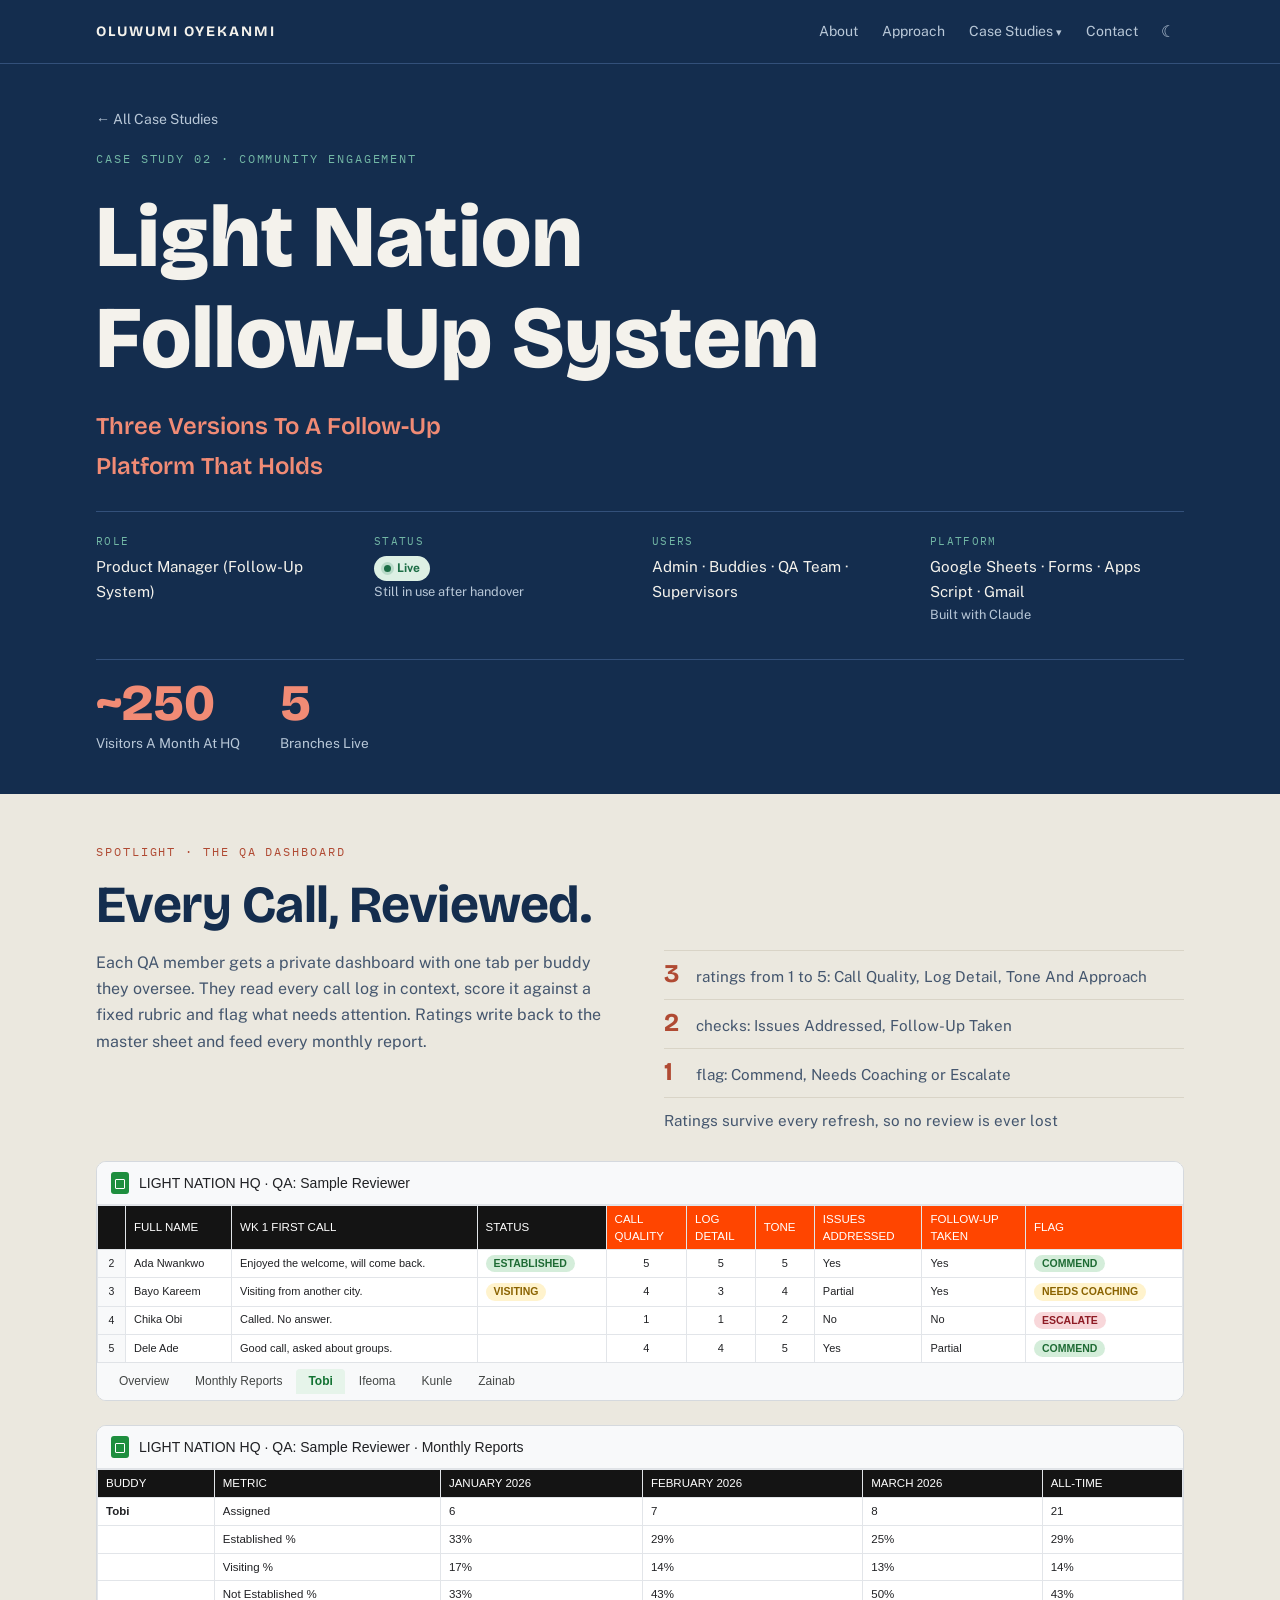
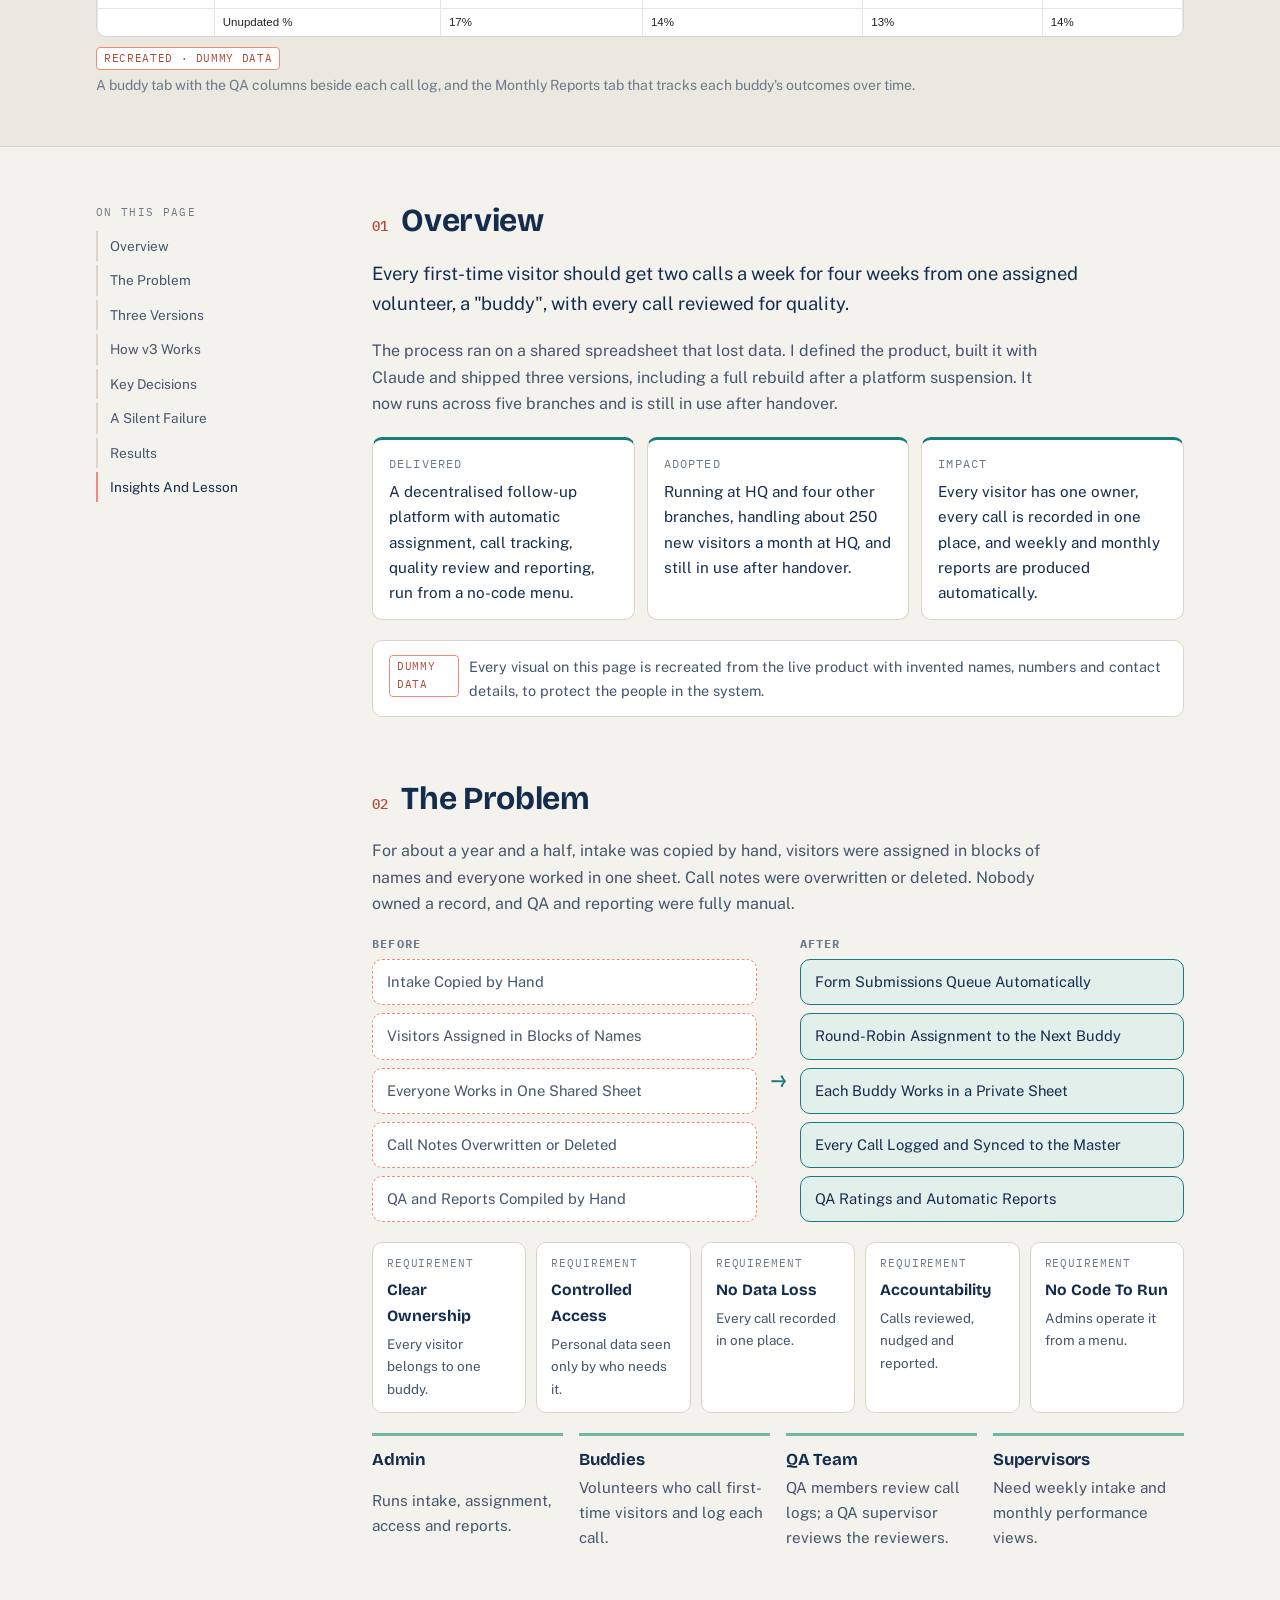
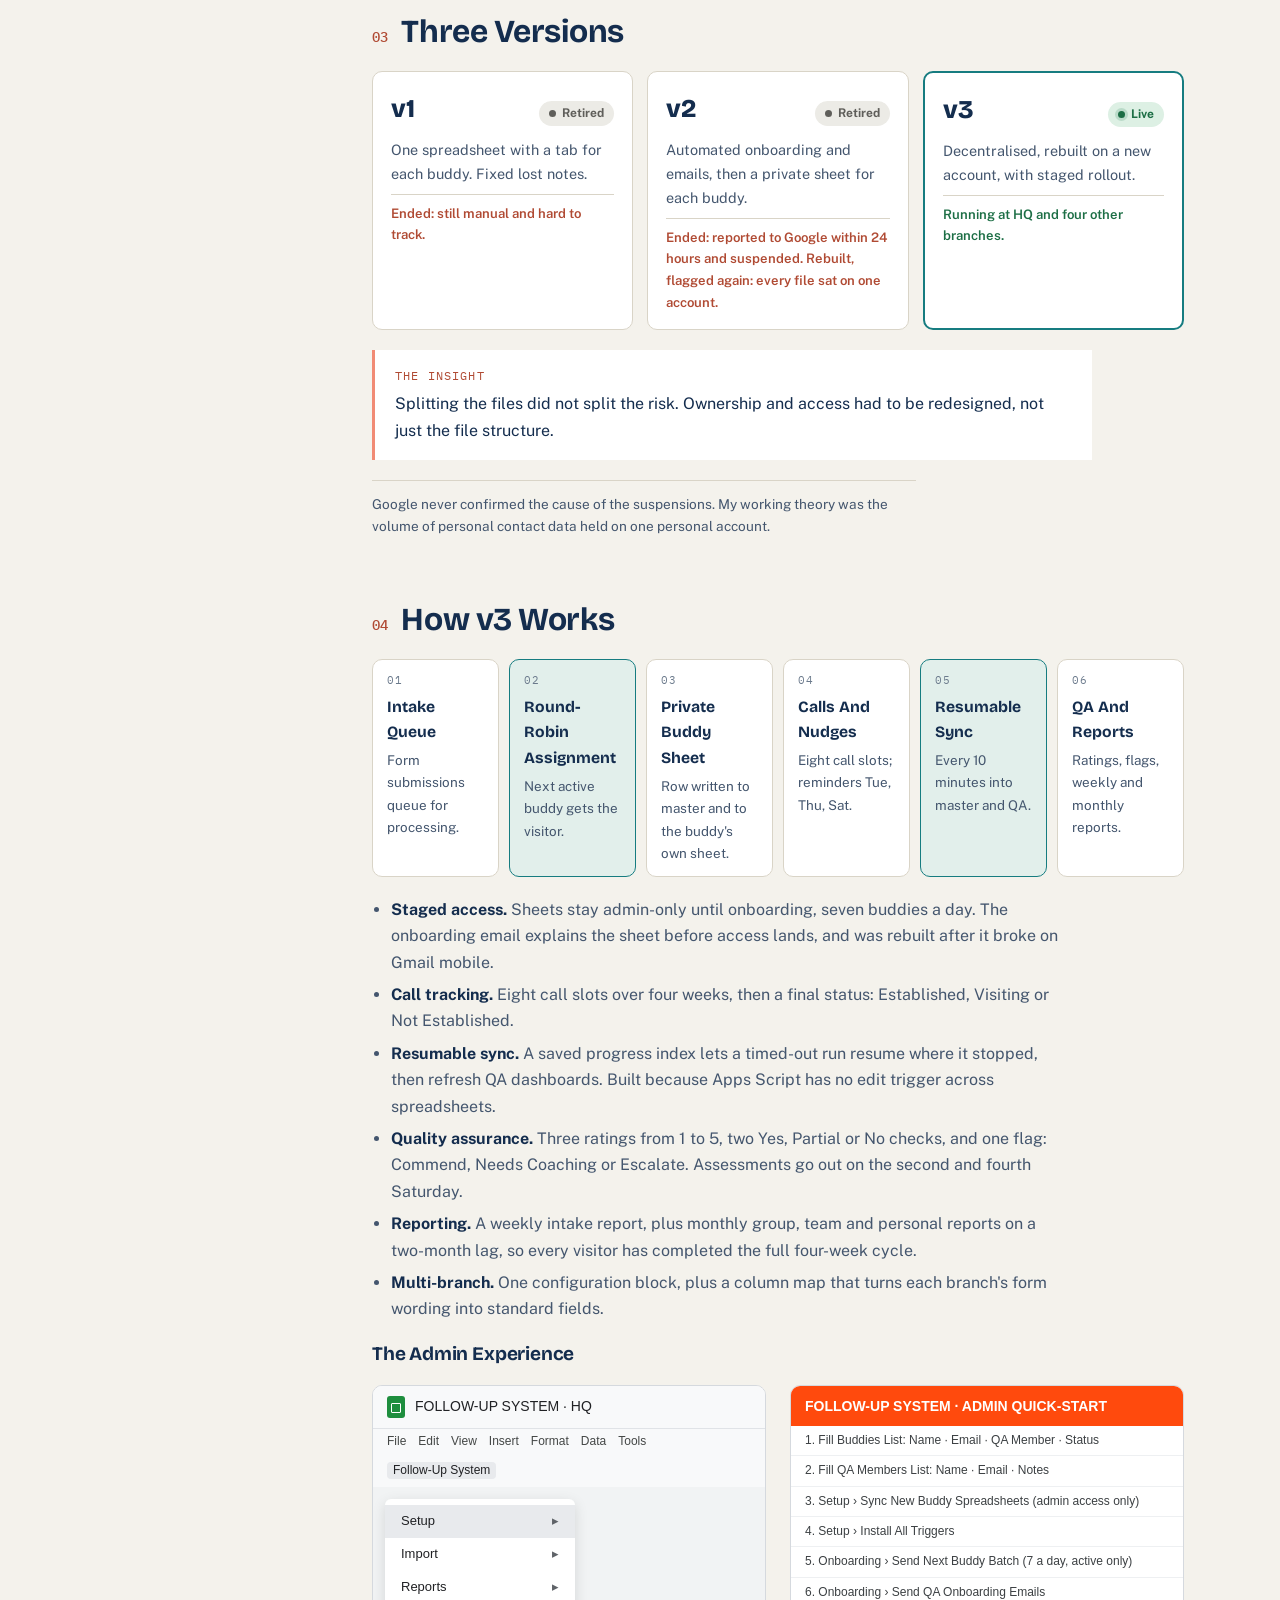
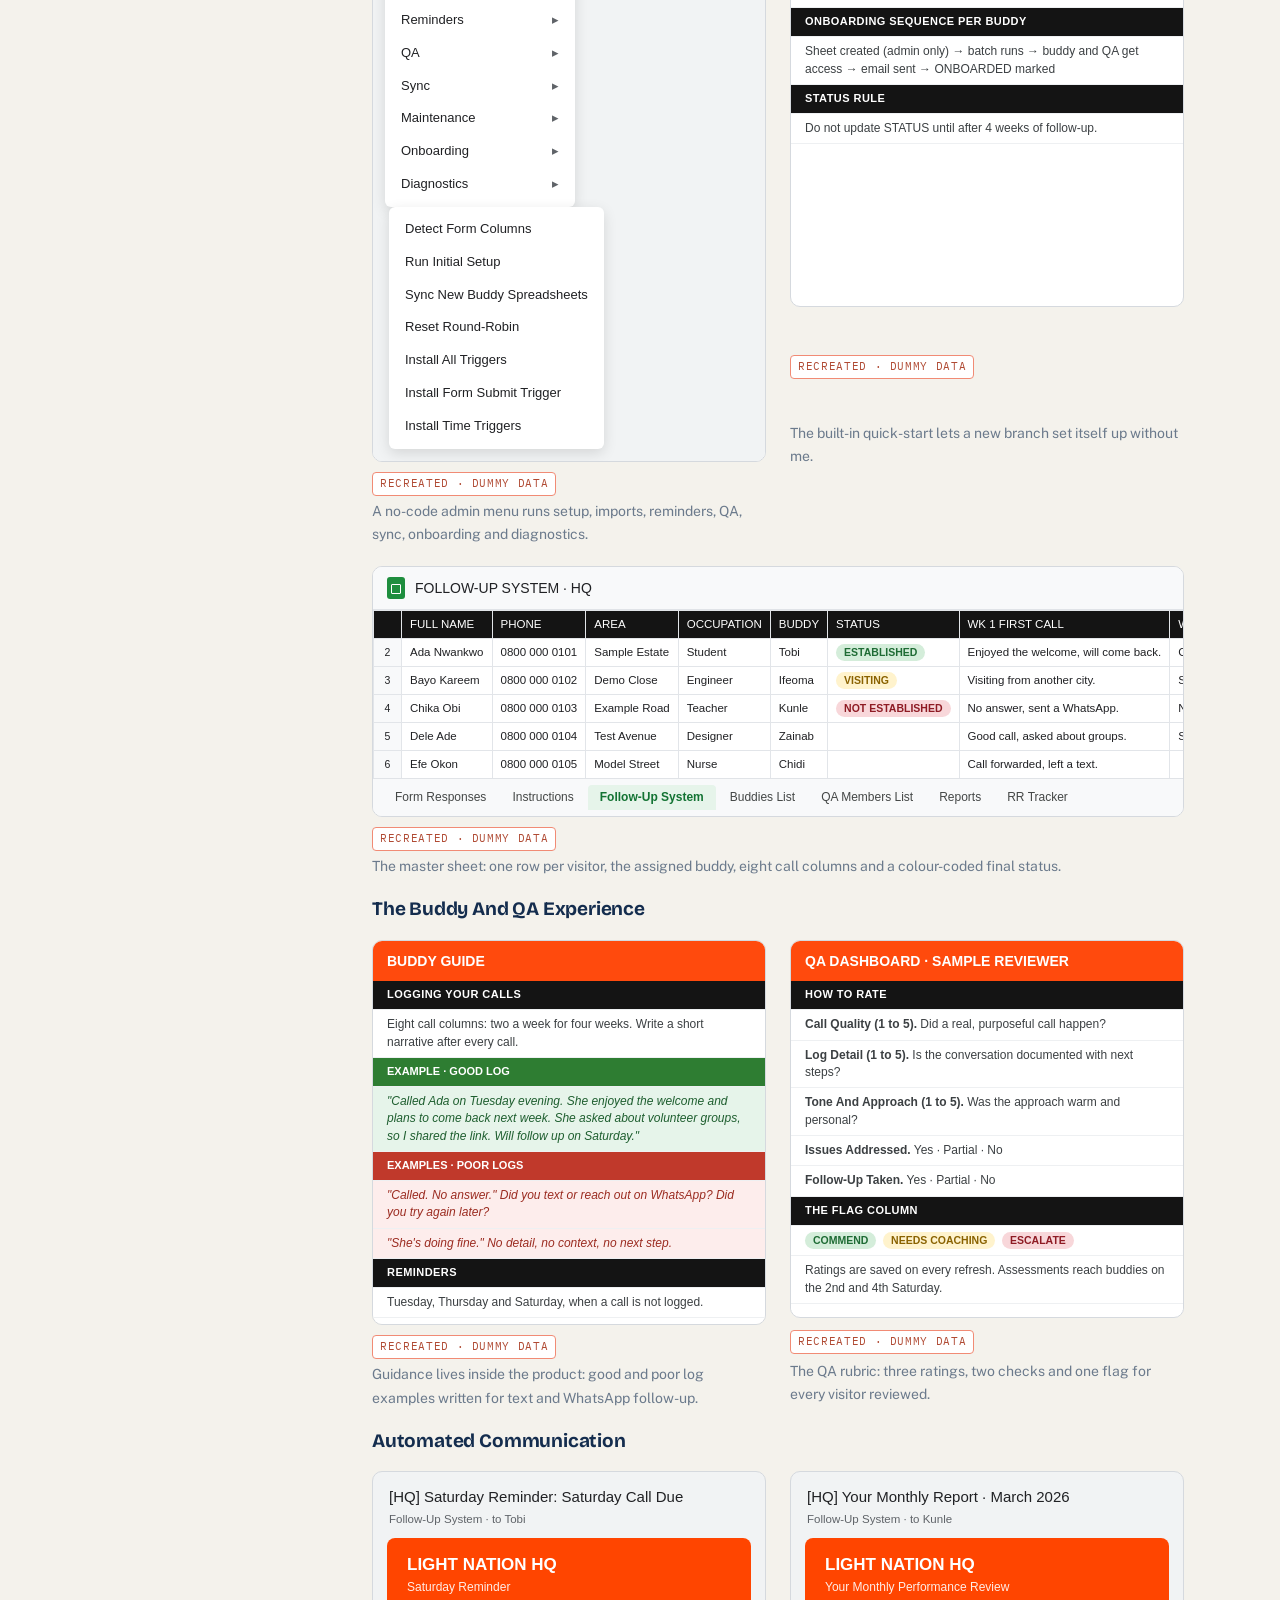
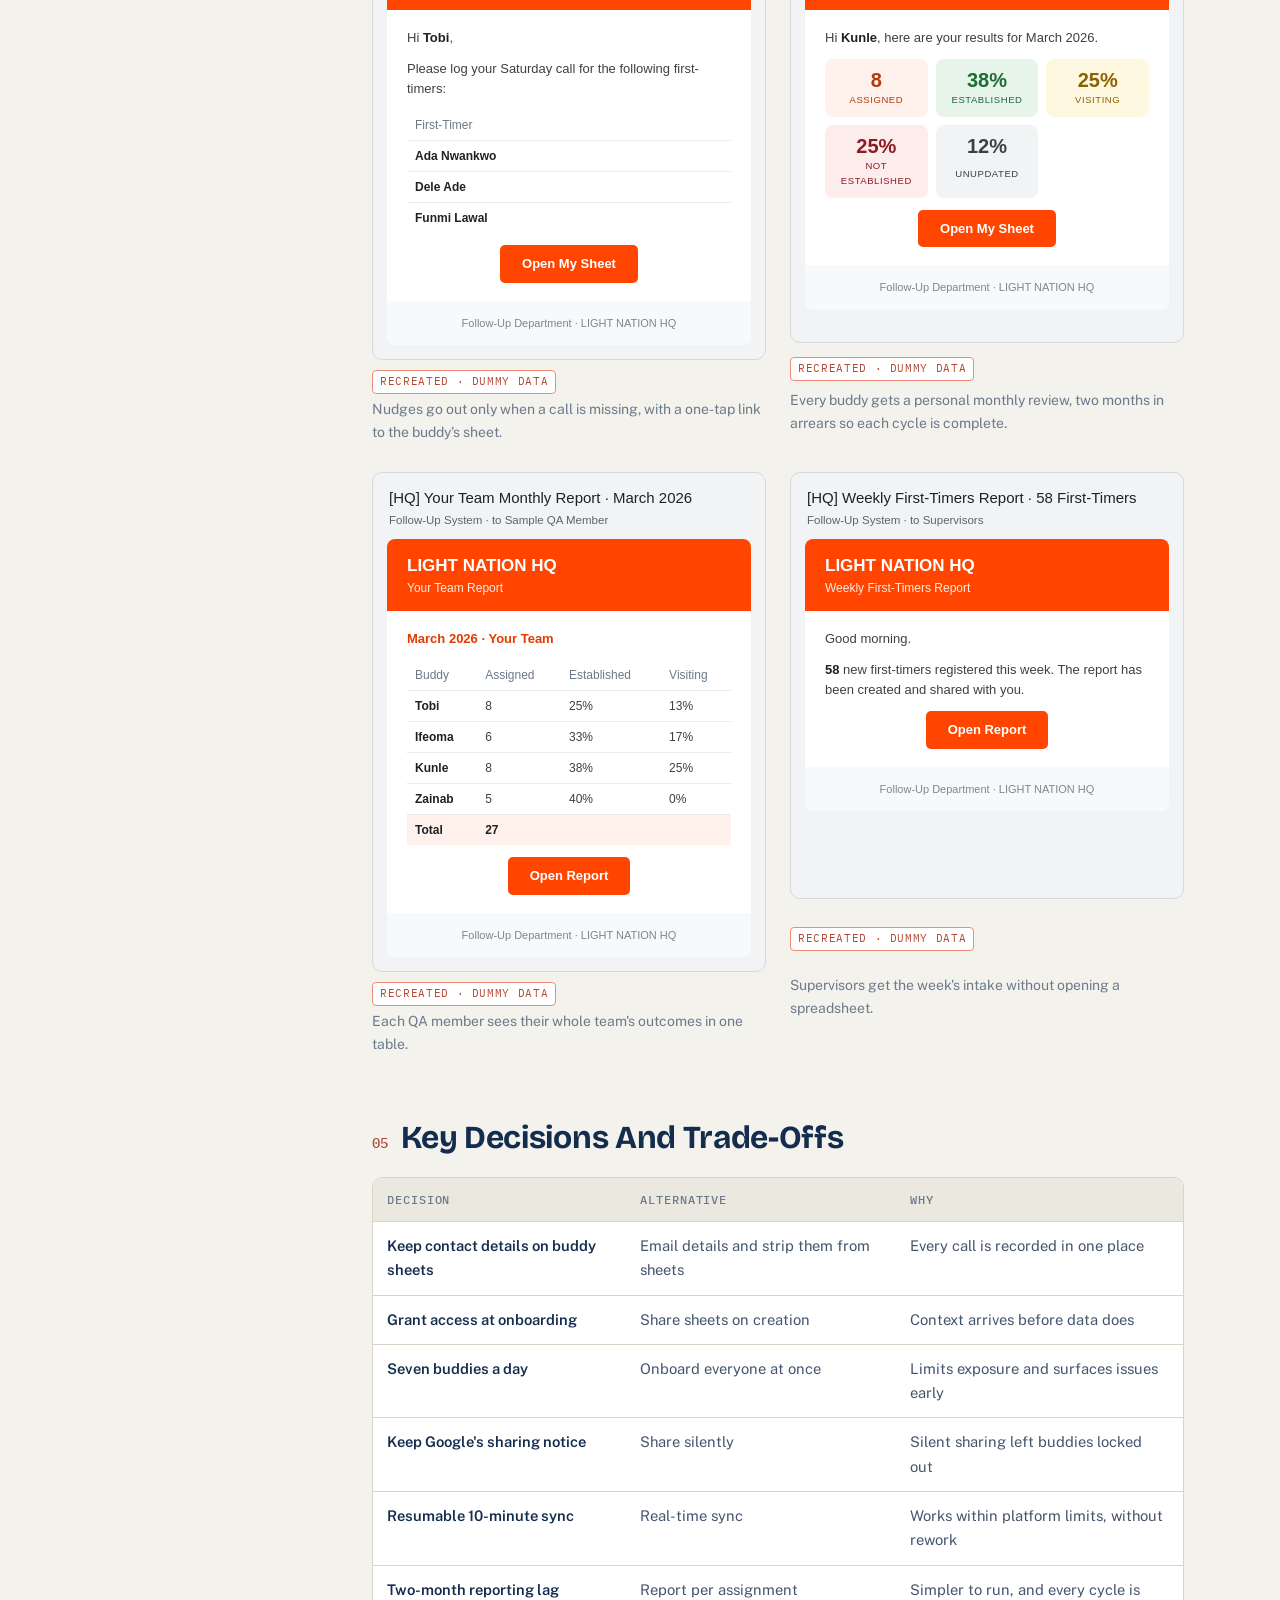
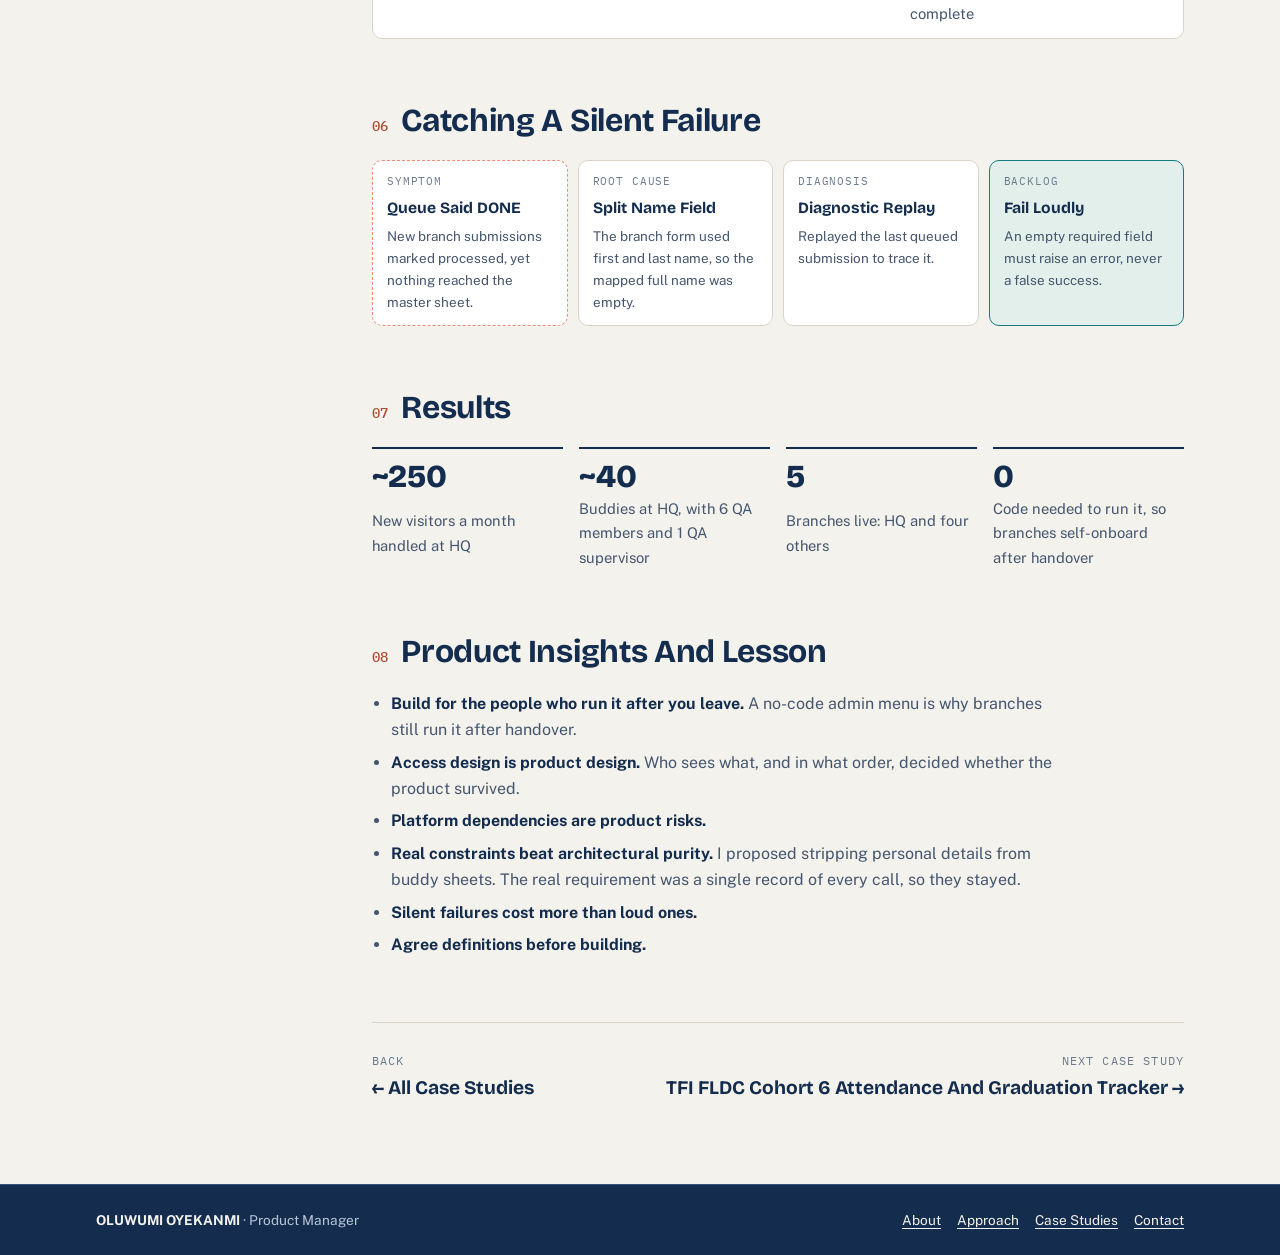
<file: case-studies/light-nation.html>
<!doctype html>
<html lang="en">
<head>
<meta charset="utf-8">
<meta name="viewport" content="width=device-width, initial-scale=1, viewport-fit=cover">
<title>Light Nation Follow-Up System · Oluwumi Oyekanmi</title>
<meta name="claude:viewport-fit-sides" content="cover">
<meta name="description" content="How I shipped three versions of a decentralised visitor follow-up platform, including a rebuild after a platform suspension, now live across five branches.">
<meta property="og:title" content="Light Nation Follow-Up System · Oluwumi Oyekanmi">
<meta property="og:description" content="How I shipped three versions of a decentralised visitor follow-up platform, including a rebuild after a platform suspension, now live across five branches.">
<link rel="preconnect" href="https://fonts.googleapis.com">
<link rel="preconnect" href="https://fonts.gstatic.com" crossorigin>
<link rel="stylesheet" href="https://fonts.googleapis.com/css2?family=Bricolage+Grotesque:opsz,wght@12..96,500..800&family=IBM+Plex+Mono:wght@400;500;600&family=Public+Sans:ital,wght@0,400;0,500;0,600;0,700;1,400&display=swap">
<link rel="stylesheet" href="../assets/css/style.css">
</head>
<body data-base="../">
<a class="skip" href="#main">Skip To Content</a>

<header class="site-header">
  <div class="wrap">
    <a class="brand" href="../">OLUWUMI OYEKANMI</a>
    <nav class="nav" aria-label="Main">
      <a class="hide-sm" href="../#about">About</a>
      <a class="hide-sm" href="../#approach">Approach</a>
      <details class="dropdown">
        <summary>Case Studies</summary>
        <div class="dropdown-menu" data-case-menu></div>
      </details>
      <a href="../#contact">Contact</a>
      <button class="theme-toggle" type="button" aria-label="Switch Theme">&#9790;</button>
    </nav>
  </div>
</header>

<main id="main">
  <section class="cs-hero">
    <div class="wrap">
      <a class="back" href="../#work">&larr; All Case Studies</a>
      <p class="eyebrow">Case Study 02 · Community Engagement</p>
      <h1>Light Nation Follow-Up System</h1>
      <p class="cs-sub">Three Versions To A Follow-Up Platform That Holds</p>
      <dl class="cs-meta">
        <div><dt>Role</dt><dd>Product Manager (Follow-Up System)</dd></div>
        <div><dt>Status</dt><dd><span class="status status-live">Live</span><small>Still in use after handover</small></dd></div>
        <div><dt>Users</dt><dd>Admin · Buddies · QA Team · Supervisors</dd></div>
        <div><dt>Platform</dt><dd>Google Sheets · Forms · Apps Script · Gmail<small>Built with Claude</small></dd></div>
      </dl>
    </div>
  </section>


  <section class="spotlight stack">
    <div class="wrap">
      <div class="spot-text">
        <p class="eyebrow" style="color: var(--coral-ink)">Spotlight · The QA Dashboard</p>
        <h2>Every Call, Reviewed.</h2>
        <p>Each QA member gets a private dashboard with one tab per buddy they oversee. They read every call log in context, score it against a fixed rubric and flag what needs attention. Ratings write back to the master sheet and feed every monthly report.</p>
        <ul class="spot-points">
          <li><b>3</b> ratings from 1 to 5: Call Quality, Log Detail, Tone And Approach</li>
          <li><b>2</b> checks: Issues Addressed, Follow-Up Taken</li>
          <li><b>1</b> flag: Commend, Needs Coaching or Escalate</li>
          <li>Ratings survive every refresh, so no review is ever lost</li>
        </ul>
      </div>
      <figure class="figure mockwrap spot-visual">
        <div class="mock">
          <div class="sheet-bar"><span class="sheet-icon"></span><span class="sheet-title">LIGHT NATION HQ · QA: Sample Reviewer</span></div>
          <div class="sheet-scroll">
            <table class="grid" style="font-size:11px">
              <tr><th class="rowh" style="background:#141414"></th><th style="color:#FFF;background:#141414">FULL NAME</th><th style="color:#FFF;background:#141414">WK 1 FIRST CALL</th><th style="color:#FFF;background:#141414">STATUS</th><th style="color:#FFF;background:#FF4500">CALL<br>QUALITY</th><th style="color:#FFF;background:#FF4500">LOG<br>DETAIL</th><th style="color:#FFF;background:#FF4500">TONE</th><th style="color:#FFF;background:#FF4500">ISSUES<br>ADDRESSED</th><th style="color:#FFF;background:#FF4500">FOLLOW-UP<br>TAKEN</th><th style="color:#FFF;background:#FF4500">FLAG</th></tr>
              <tr><td class="rowh">2</td><td>Ada Nwankwo</td><td>Enjoyed the welcome, will come back.</td><td><span class="chip-s" style="background:#D4EDDA;color:#1E6B34">ESTABLISHED</span></td><td style="text-align:center">5</td><td style="text-align:center">5</td><td style="text-align:center">5</td><td>Yes</td><td>Yes</td><td><span class="chip-s" style="background:#D4EDDA;color:#1E6B34">COMMEND</span></td></tr>
              <tr><td class="rowh">3</td><td>Bayo Kareem</td><td>Visiting from another city.</td><td><span class="chip-s" style="background:#FFF3CD;color:#8A6200">VISITING</span></td><td style="text-align:center">4</td><td style="text-align:center">3</td><td style="text-align:center">4</td><td>Partial</td><td>Yes</td><td><span class="chip-s" style="background:#FFF3CD;color:#8A6200">NEEDS COACHING</span></td></tr>
              <tr><td class="rowh">4</td><td>Chika Obi</td><td>Called. No answer.</td><td></td><td style="text-align:center">1</td><td style="text-align:center">1</td><td style="text-align:center">2</td><td>No</td><td>No</td><td><span class="chip-s" style="background:#F8D7DA;color:#8E1B24">ESCALATE</span></td></tr>
              <tr><td class="rowh">5</td><td>Dele Ade</td><td>Good call, asked about groups.</td><td></td><td style="text-align:center">4</td><td style="text-align:center">4</td><td style="text-align:center">5</td><td>Yes</td><td>Partial</td><td><span class="chip-s" style="background:#D4EDDA;color:#1E6B34">COMMEND</span></td></tr>
            </table>
          </div>
          <div class="sheet-tabs"><span>Overview</span><span>Monthly Reports</span><span class="on">Tobi</span><span>Ifeoma</span><span>Kunle</span><span>Zainab</span></div>
        </div>
        <div class="mock" style="margin-top:14px">
          <div class="sheet-bar"><span class="sheet-icon"></span><span class="sheet-title">LIGHT NATION HQ · QA: Sample Reviewer · Monthly Reports</span></div>
          <div class="sheet-scroll">
            <table class="grid">
              <tr><th style="color:#FFF;background:#141414">BUDDY</th><th style="color:#FFF;background:#141414">METRIC</th><th style="color:#FFF;background:#141414">JANUARY 2026</th><th style="color:#FFF;background:#141414">FEBRUARY 2026</th><th style="color:#FFF;background:#141414">MARCH 2026</th><th style="color:#FFF;background:#141414">ALL-TIME</th></tr>
              <tr><td><b>Tobi</b></td><td>Assigned</td><td class="num">6</td><td class="num">7</td><td class="num">8</td><td class="num">21</td></tr>
              <tr><td></td><td>Established %</td><td class="num">33%</td><td class="num">29%</td><td class="num">25%</td><td class="num">29%</td></tr>
              <tr><td></td><td>Visiting %</td><td class="num">17%</td><td class="num">14%</td><td class="num">13%</td><td class="num">14%</td></tr>
              <tr><td></td><td>Not Established %</td><td class="num">33%</td><td class="num">43%</td><td class="num">50%</td><td class="num">43%</td></tr>
              <tr><td></td><td>Unupdated %</td><td class="num">17%</td><td class="num">14%</td><td class="num">13%</td><td class="num">14%</td></tr>
            </table>
          </div>
        </div>
        <figcaption><span class="tagline"><span class="src src-recreated">Recreated · Dummy Data</span></span><span>A buddy tab with the QA columns beside each call log, and the Monthly Reports tab that tracks each buddy's outcomes over time.</span></figcaption>
      </figure>
    </div>
  </section>

  <div class="wrap cs-layout">
    <nav class="toc" aria-label="On This Page">
      <p>On This Page</p>
      <a href="#overview">Overview</a>
      <a href="#problem">The Problem</a>
      <a href="#versions">Three Versions</a>
      <a href="#how">How v3 Works</a>
      <a href="#decisions">Key Decisions</a>
      <a href="#failure">A Silent Failure</a>
      <a href="#results">Results</a>
      <a href="#insights">Insights And Lesson</a>
    </nav>

    <article class="article">
      <section id="overview">
        <h2><span class="n">01</span>Overview</h2>
        <p class="lead">Every first-time visitor should get two calls a week for four weeks from one assigned volunteer, a "buddy", with every call reviewed for quality.</p>
        <p>The process ran on a shared spreadsheet that lost data. I defined the product, built it with Claude and shipped three versions, including a full rebuild after a platform suspension. It now runs across five branches and is still in use after handover.</p>
        <div class="glance"><div><span class="k">Delivered</span><p>A decentralised follow-up platform with automatic assignment, call tracking, quality review and reporting, run from a no-code menu.</p></div><div><span class="k">Adopted</span><p>Running at HQ and four other branches, handling about 250 new visitors a month at HQ, and still in use after handover.</p></div><div><span class="k">Impact</span><p>Every visitor has one owner, every call is recorded in one place, and weekly and monthly reports are produced automatically.</p></div></div>
        <div class="privacy"><span class="src src-recreated">Dummy Data</span><span>Every visual on this page is recreated from the live product with invented names, numbers and contact details, to protect the people in the system.</span></div>
      </section>

      <section id="problem">
        <h2><span class="n">02</span>The Problem</h2>
        <p>For about a year and a half, intake was copied by hand, visitors were assigned in blocks of names and everyone worked in one sheet. Call notes were overwritten or deleted. Nobody owned a record, and QA and reporting were fully manual.</p>
        <div class="ba">
          <div class="ba-col before"><h3>Before</h3><ol><li>Intake Copied by Hand</li><li>Visitors Assigned in Blocks of Names</li><li>Everyone Works in One Shared Sheet</li><li>Call Notes Overwritten or Deleted</li><li>QA and Reports Compiled by Hand</li></ol></div>
          <div class="ba-arrow" aria-hidden="true">&rarr;</div>
          <div class="ba-col after"><h3>After</h3><ol><li>Form Submissions Queue Automatically</li><li>Round-Robin Assignment to the Next Buddy</li><li>Each Buddy Works in a Private Sheet</li><li>Every Call Logged and Synced to the Master</li><li>QA Ratings and Automatic Reports</li></ol></div>
        </div>
        <div class="flow">
          <div class="flow-step"><span class="k">Requirement</span><b>Clear Ownership</b><span>Every visitor belongs to one buddy.</span></div>
          <div class="flow-step"><span class="k">Requirement</span><b>Controlled Access</b><span>Personal data seen only by who needs it.</span></div>
          <div class="flow-step"><span class="k">Requirement</span><b>No Data Loss</b><span>Every call recorded in one place.</span></div>
          <div class="flow-step"><span class="k">Requirement</span><b>Accountability</b><span>Calls reviewed, nudged and reported.</span></div>
          <div class="flow-step"><span class="k">Requirement</span><b>No Code To Run</b><span>Admins operate it from a menu.</span></div>
        </div>
        <div class="users">
          <div class="user"><h3>Admin</h3><p>Runs intake, assignment, access and reports.</p></div>
          <div class="user"><h3>Buddies</h3><p>Volunteers who call first-time visitors and log each call.</p></div>
          <div class="user"><h3>QA Team</h3><p>QA members review call logs; a QA supervisor reviews the reviewers.</p></div>
          <div class="user"><h3>Supervisors</h3><p>Need weekly intake and monthly performance views.</p></div>
        </div>
      </section>

      <section id="versions">
        <h2><span class="n">03</span>Three Versions</h2>
        <div class="versions">
          <div class="version"><div class="vh"><span class="vn">v1</span><span class="status status-archived">Retired</span></div><p>One spreadsheet with a tab for each buddy. Fixed lost notes.</p><span class="end">Ended: still manual and hard to track.</span></div>
          <div class="version"><div class="vh"><span class="vn">v2</span><span class="status status-archived">Retired</span></div><p>Automated onboarding and emails, then a private sheet for each buddy.</p><span class="end">Ended: reported to Google within 24 hours and suspended. Rebuilt, flagged again: every file sat on one account.</span></div>
          <div class="version current"><div class="vh"><span class="vn">v3</span><span class="status status-live">Live</span></div><p>Decentralised, rebuilt on a new account, with staged rollout.</p><span class="end">Running at HQ and four other branches.</span></div>
        </div>
        <div class="callout"><span class="label">The Insight</span><p>Splitting the files did not split the risk. Ownership and access had to be redesigned, not just the file structure.</p></div>
        <p class="footnote">Google never confirmed the cause of the suspensions. My working theory was the volume of personal contact data held on one personal account.</p>
      </section>

      <section id="how">
        <h2><span class="n">04</span>How v3 Works</h2>
        <div class="flow">
          <div class="flow-step"><span class="k">01</span><b>Intake Queue</b><span>Form submissions queue for processing.</span></div>
          <div class="flow-step hot"><span class="k">02</span><b>Round-Robin Assignment</b><span>Next active buddy gets the visitor.</span></div>
          <div class="flow-step"><span class="k">03</span><b>Private Buddy Sheet</b><span>Row written to master and to the buddy's own sheet.</span></div>
          <div class="flow-step"><span class="k">04</span><b>Calls And Nudges</b><span>Eight call slots; reminders Tue, Thu, Sat.</span></div>
          <div class="flow-step hot"><span class="k">05</span><b>Resumable Sync</b><span>Every 10 minutes into master and QA.</span></div>
          <div class="flow-step"><span class="k">06</span><b>QA And Reports</b><span>Ratings, flags, weekly and monthly reports.</span></div>
        </div>
        <ul>
          <li><strong>Staged access.</strong> Sheets stay admin-only until onboarding, seven buddies a day. The onboarding email explains the sheet before access lands, and was rebuilt after it broke on Gmail mobile.</li>
          <li><strong>Call tracking.</strong> Eight call slots over four weeks, then a final status: Established, Visiting or Not Established.</li>
          <li><strong>Resumable sync.</strong> A saved progress index lets a timed-out run resume where it stopped, then refresh QA dashboards. Built because Apps Script has no edit trigger across spreadsheets.</li>
          <li><strong>Quality assurance.</strong> Three ratings from 1 to 5, two Yes, Partial or No checks, and one flag: Commend, Needs Coaching or Escalate. Assessments go out on the second and fourth Saturday.</li>
          <li><strong>Reporting.</strong> A weekly intake report, plus monthly group, team and personal reports on a two-month lag, so every visitor has completed the full four-week cycle.</li>
          <li><strong>Multi-branch.</strong> One configuration block, plus a column map that turns each branch's form wording into standard fields.</li>
        </ul>

        <h3>The Admin Experience</h3>
        <div class="gallery two">
          <figure class="figure mockwrap">
            <div class="mock" id="thumb-src">
              <div class="sheet-bar"><span class="sheet-icon"></span><span class="sheet-title">FOLLOW-UP SYSTEM · HQ</span></div>
              <div class="sheet-menu"><span>File</span><span>Edit</span><span>View</span><span>Insert</span><span>Format</span><span>Data</span><span>Tools</span><span style="background:#E8EAED;padding:0 6px;border-radius:4px;color:#202124">Follow-Up System</span></div>
              <div class="mock-menu">
                <ul>
                  <li class="on">Setup <i>&#9656;</i></li><li>Import <i>&#9656;</i></li><li>Reports <i>&#9656;</i></li><li>Reminders <i>&#9656;</i></li><li>QA <i>&#9656;</i></li><li>Sync <i>&#9656;</i></li><li>Maintenance <i>&#9656;</i></li><li>Onboarding <i>&#9656;</i></li><li>Diagnostics <i>&#9656;</i></li>
                </ul>
                <ul style="margin-left:4px">
                  <li>Detect Form Columns</li><li>Run Initial Setup</li><li>Sync New Buddy Spreadsheets</li><li>Reset Round-Robin</li><li>Install All Triggers</li><li>Install Form Submit Trigger</li><li>Install Time Triggers</li>
                </ul>
              </div>
            </div>
            <figcaption><span class="tagline"><span class="src src-recreated">Recreated · Dummy Data</span></span><span>A no-code admin menu runs setup, imports, reminders, QA, sync, onboarding and diagnostics.</span></figcaption>
          </figure>
          <figure class="figure mockwrap">
            <div class="mock">
              <div class="doc-sheet">
                <div class="doc-title">FOLLOW-UP SYSTEM · ADMIN QUICK-START</div>
                <div class="doc-row">1. Fill Buddies List: Name · Email · QA Member · Status</div>
                <div class="doc-row">2. Fill QA Members List: Name · Email · Notes</div>
                <div class="doc-row">3. Setup &rsaquo; Sync New Buddy Spreadsheets (admin access only)</div>
                <div class="doc-row">4. Setup &rsaquo; Install All Triggers</div>
                <div class="doc-row">5. Onboarding &rsaquo; Send Next Buddy Batch (7 a day, active only)</div>
                <div class="doc-row">6. Onboarding &rsaquo; Send QA Onboarding Emails</div>
                <div class="doc-row doc-h">ONBOARDING SEQUENCE PER BUDDY</div>
                <div class="doc-row">Sheet created (admin only) &rarr; batch runs &rarr; buddy and QA get access &rarr; email sent &rarr; ONBOARDED marked</div>
                <div class="doc-row doc-h">STATUS RULE</div>
                <div class="doc-row">Do not update STATUS until after 4 weeks of follow-up.</div>
              </div>
            </div>
            <figcaption><span class="tagline"><span class="src src-recreated">Recreated · Dummy Data</span></span><span>The built-in quick-start lets a new branch set itself up without me.</span></figcaption>
          </figure>
        </div>

        <figure class="figure mockwrap">
          <div class="mock">
            <div class="sheet-bar"><span class="sheet-icon"></span><span class="sheet-title">FOLLOW-UP SYSTEM · HQ</span></div>
            <div class="sheet-scroll">
              <table class="grid">
                <tr style="background:#141414;color:#FFFFFF"><th class="rowh" style="background:#141414"></th><th style="color:#FFFFFF;background:#141414">FULL NAME</th><th style="color:#FFFFFF;background:#141414">PHONE</th><th style="color:#FFFFFF;background:#141414">AREA</th><th style="color:#FFFFFF;background:#141414">OCCUPATION</th><th style="color:#FFFFFF;background:#141414">BUDDY</th><th style="color:#FFFFFF;background:#141414">STATUS</th><th style="color:#FFFFFF;background:#141414">WK 1 FIRST CALL</th><th style="color:#FFFFFF;background:#141414">WK 1 SATURDAY CALL</th><th style="color:#FFFFFF;background:#141414">WK 2 FIRST CALL</th></tr>
                <tr><td class="rowh">2</td><td>Ada Nwankwo</td><td>0800 000 0101</td><td>Sample Estate</td><td>Student</td><td>Tobi</td><td><span class="chip-s" style="background:#D4EDDA;color:#1E6B34">ESTABLISHED</span></td><td>Enjoyed the welcome, will come back.</td><td>Confirmed for next week.</td><td>Attended, joined a group.</td></tr>
                <tr><td class="rowh">3</td><td>Bayo Kareem</td><td>0800 000 0102</td><td>Demo Close</td><td>Engineer</td><td>Ifeoma</td><td><span class="chip-s" style="background:#FFF3CD;color:#8A6200">VISITING</span></td><td>Visiting from another city.</td><td>Sent a text, replied later.</td><td>Back home this week.</td></tr>
                <tr><td class="rowh">4</td><td>Chika Obi</td><td>0800 000 0103</td><td>Example Road</td><td>Teacher</td><td>Kunle</td><td><span class="chip-s" style="background:#F8D7DA;color:#8E1B24">NOT ESTABLISHED</span></td><td>No answer, sent a WhatsApp.</td><td>Number switched off.</td><td>Still unreachable.</td></tr>
                <tr><td class="rowh">5</td><td>Dele Ade</td><td>0800 000 0104</td><td>Test Avenue</td><td>Designer</td><td>Zainab</td><td></td><td>Good call, asked about groups.</td><td>Shared the group link.</td><td></td></tr>
                <tr><td class="rowh">6</td><td>Efe Okon</td><td>0800 000 0105</td><td>Model Street</td><td>Nurse</td><td>Chidi</td><td></td><td>Call forwarded, left a text.</td><td></td><td></td></tr>
              </table>
            </div>
            <div class="sheet-tabs"><span>Form Responses</span><span>Instructions</span><span class="on">Follow-Up System</span><span>Buddies List</span><span>QA Members List</span><span>Reports</span><span>RR Tracker</span></div>
          </div>
          <figcaption><span class="tagline"><span class="src src-recreated">Recreated · Dummy Data</span></span><span>The master sheet: one row per visitor, the assigned buddy, eight call columns and a colour-coded final status.</span></figcaption>
        </figure>

        <h3>The Buddy And QA Experience</h3>
        <div class="gallery two">
          <figure class="figure mockwrap">
            <div class="mock">
              <div class="doc-sheet">
                <div class="doc-title">BUDDY GUIDE</div>
                <div class="doc-row doc-h">LOGGING YOUR CALLS</div>
                <div class="doc-row">Eight call columns: two a week for four weeks. Write a short narrative after every call.</div>
                <div class="doc-row doc-goodh">EXAMPLE · GOOD LOG</div>
                <div class="doc-row doc-good">"Called Ada on Tuesday evening. She enjoyed the welcome and plans to come back next week. She asked about volunteer groups, so I shared the link. Will follow up on Saturday."</div>
                <div class="doc-row doc-badh">EXAMPLES · POOR LOGS</div>
                <div class="doc-row doc-bad">"Called. No answer." Did you text or reach out on WhatsApp? Did you try again later?</div>
                <div class="doc-row doc-bad">"She's doing fine." No detail, no context, no next step.</div>
                <div class="doc-row doc-h">REMINDERS</div>
                <div class="doc-row">Tuesday, Thursday and Saturday, when a call is not logged.</div>
              </div>
            </div>
            <figcaption><span class="tagline"><span class="src src-recreated">Recreated · Dummy Data</span></span><span>Guidance lives inside the product: good and poor log examples written for text and WhatsApp follow-up.</span></figcaption>
          </figure>
          <figure class="figure mockwrap">
            <div class="mock">
              <div class="doc-sheet">
                <div class="doc-title">QA DASHBOARD · SAMPLE REVIEWER</div>
                <div class="doc-row doc-h">HOW TO RATE</div>
                <div class="doc-row"><b>Call Quality (1 to 5).</b> Did a real, purposeful call happen?</div>
                <div class="doc-row"><b>Log Detail (1 to 5).</b> Is the conversation documented with next steps?</div>
                <div class="doc-row"><b>Tone And Approach (1 to 5).</b> Was the approach warm and personal?</div>
                <div class="doc-row"><b>Issues Addressed.</b> Yes · Partial · No</div>
                <div class="doc-row"><b>Follow-Up Taken.</b> Yes · Partial · No</div>
                <div class="doc-row doc-h">THE FLAG COLUMN</div>
                <div class="doc-row"><span class="chip-s" style="background:#D4EDDA;color:#1E6B34">COMMEND</span> &nbsp;<span class="chip-s" style="background:#FFF3CD;color:#8A6200">NEEDS COACHING</span> &nbsp;<span class="chip-s" style="background:#F8D7DA;color:#8E1B24">ESCALATE</span></div>
                <div class="doc-row">Ratings are saved on every refresh. Assessments reach buddies on the 2nd and 4th Saturday.</div>
              </div>
            </div>
            <figcaption><span class="tagline"><span class="src src-recreated">Recreated · Dummy Data</span></span><span>The QA rubric: three ratings, two checks and one flag for every visitor reviewed.</span></figcaption>
          </figure>
        </div>

        <h3>Automated Communication</h3>
        <div class="gallery two">
          <figure class="figure mockwrap">
            <div class="mail">
              <div class="mail-meta"><span class="mail-subject">[HQ] Saturday Reminder: Saturday Call Due</span><span class="mail-from">Follow-Up System · to Tobi</span></div>
              <div class="mail-card">
                <div style="background:#FF4500;color:#FFFFFF;padding:14px 20px"><div style="font-weight:700;font-size:17px">LIGHT NATION HQ</div><div style="font-size:12px;opacity:.9">Saturday Reminder</div></div>
                <div class="mail-body">
                  <p>Hi <b>Tobi</b>,</p>
                  <p>Please log your Saturday call for the following first-timers:</p>
                  <table class="mtable"><tr><th>First-Timer</th></tr><tr><td>Ada Nwankwo</td></tr><tr><td>Dele Ade</td></tr><tr><td>Funmi Lawal</td></tr></table>
                  <span class="mail-btn" style="background:#FF4500">Open My Sheet</span>
                </div>
                <div class="mail-foot">Follow-Up Department · LIGHT NATION HQ</div>
              </div>
            </div>
            <figcaption><span class="tagline"><span class="src src-recreated">Recreated · Dummy Data</span></span><span>Nudges go out only when a call is missing, with a one-tap link to the buddy's sheet.</span></figcaption>
          </figure>
          <figure class="figure mockwrap">
            <div class="mail">
              <div class="mail-meta"><span class="mail-subject">[HQ] Your Monthly Report · March 2026</span><span class="mail-from">Follow-Up System · to Kunle</span></div>
              <div class="mail-card">
                <div style="background:#FF4500;color:#FFFFFF;padding:14px 20px"><div style="font-weight:700;font-size:17px">LIGHT NATION HQ</div><div style="font-size:12px;opacity:.9">Your Monthly Performance Review</div></div>
                <div class="mail-body">
                  <p>Hi <b>Kunle</b>, here are your results for March 2026.</p>
                  <div class="tiles">
                    <div class="tile" style="background:#FFF1EB;color:#B33A0C"><b>8</b><span>Assigned</span></div>
                    <div class="tile" style="background:#E6F4EA;color:#1E6B34"><b>38%</b><span>Established</span></div>
                    <div class="tile" style="background:#FFF8E1;color:#8A6200"><b>25%</b><span>Visiting</span></div>
                    <div class="tile" style="background:#FDECEC;color:#8E1B24"><b>25%</b><span>Not Established</span></div>
                    <div class="tile" style="background:#F1F3F4;color:#3C4043"><b>12%</b><span>Unupdated</span></div>
                  </div>
                  <span class="mail-btn" style="background:#FF4500">Open My Sheet</span>
                </div>
                <div class="mail-foot">Follow-Up Department · LIGHT NATION HQ</div>
              </div>
            </div>
            <figcaption><span class="tagline"><span class="src src-recreated">Recreated · Dummy Data</span></span><span>Every buddy gets a personal monthly review, two months in arrears so each cycle is complete.</span></figcaption>
          </figure>
          <figure class="figure mockwrap">
            <div class="mail">
              <div class="mail-meta"><span class="mail-subject">[HQ] Your Team Monthly Report · March 2026</span><span class="mail-from">Follow-Up System · to Sample QA Member</span></div>
              <div class="mail-card">
                <div style="background:#FF4500;color:#FFFFFF;padding:14px 20px"><div style="font-weight:700;font-size:17px">LIGHT NATION HQ</div><div style="font-size:12px;opacity:.9">Your Team Report</div></div>
                <div class="mail-body">
                  <p style="color:#E03C00;font-weight:700">March 2026 · Your Team</p>
                  <table class="mtable">
                    <tr><th>Buddy</th><th class="num">Assigned</th><th class="num">Established</th><th class="num">Visiting</th></tr>
                    <tr><td>Tobi</td><td class="num">8</td><td class="num">25%</td><td class="num">13%</td></tr>
                    <tr><td>Ifeoma</td><td class="num">6</td><td class="num">33%</td><td class="num">17%</td></tr>
                    <tr><td>Kunle</td><td class="num">8</td><td class="num">38%</td><td class="num">25%</td></tr>
                    <tr><td>Zainab</td><td class="num">5</td><td class="num">40%</td><td class="num">0%</td></tr>
                    <tr style="background:#FFF1EB"><td>Total</td><td class="num"><b>27</b></td><td></td><td></td></tr>
                  </table>
                  <span class="mail-btn" style="background:#FF4500">Open Report</span>
                </div>
                <div class="mail-foot">Follow-Up Department · LIGHT NATION HQ</div>
              </div>
            </div>
            <figcaption><span class="tagline"><span class="src src-recreated">Recreated · Dummy Data</span></span><span>Each QA member sees their whole team's outcomes in one table.</span></figcaption>
          </figure>
          <figure class="figure mockwrap">
            <div class="mail">
              <div class="mail-meta"><span class="mail-subject">[HQ] Weekly First-Timers Report · 58 First-Timers</span><span class="mail-from">Follow-Up System · to Supervisors</span></div>
              <div class="mail-card">
                <div style="background:#FF4500;color:#FFFFFF;padding:14px 20px"><div style="font-weight:700;font-size:17px">LIGHT NATION HQ</div><div style="font-size:12px;opacity:.9">Weekly First-Timers Report</div></div>
                <div class="mail-body">
                  <p>Good morning.</p>
                  <p><b>58</b> new first-timers registered this week. The report has been created and shared with you.</p>
                  <span class="mail-btn" style="background:#FF4500">Open Report</span>
                </div>
                <div class="mail-foot">Follow-Up Department · LIGHT NATION HQ</div>
              </div>
            </div>
            <figcaption><span class="tagline"><span class="src src-recreated">Recreated · Dummy Data</span></span><span>Supervisors get the week's intake without opening a spreadsheet.</span></figcaption>
          </figure>
        </div>
      </section>

      <section id="decisions">
        <h2><span class="n">05</span>Key Decisions And Trade-Offs</h2>
        <div class="table-wrap">
          <table>
            <thead><tr><th>Decision</th><th>Alternative</th><th>Why</th></tr></thead>
            <tbody>
              <tr><td>Keep contact details on buddy sheets</td><td>Email details and strip them from sheets</td><td>Every call is recorded in one place</td></tr>
              <tr><td>Grant access at onboarding</td><td>Share sheets on creation</td><td>Context arrives before data does</td></tr>
              <tr><td>Seven buddies a day</td><td>Onboard everyone at once</td><td>Limits exposure and surfaces issues early</td></tr>
              <tr><td>Keep Google's sharing notice</td><td>Share silently</td><td>Silent sharing left buddies locked out</td></tr>
              <tr><td>Resumable 10-minute sync</td><td>Real-time sync</td><td>Works within platform limits, without rework</td></tr>
              <tr><td>Two-month reporting lag</td><td>Report per assignment</td><td>Simpler to run, and every cycle is complete</td></tr>
            </tbody>
          </table>
        </div>
      </section>

      <section id="failure">
        <h2><span class="n">06</span>Catching A Silent Failure</h2>
        <div class="flow">
          <div class="flow-step warn"><span class="k">Symptom</span><b>Queue Said DONE</b><span>New branch submissions marked processed, yet nothing reached the master sheet.</span></div>
          <div class="flow-step"><span class="k">Root Cause</span><b>Split Name Field</b><span>The branch form used first and last name, so the mapped full name was empty.</span></div>
          <div class="flow-step"><span class="k">Diagnosis</span><b>Diagnostic Replay</b><span>Replayed the last queued submission to trace it.</span></div>
          <div class="flow-step hot"><span class="k">Backlog</span><b>Fail Loudly</b><span>An empty required field must raise an error, never a false success.</span></div>
        </div>
      </section>

      <section id="results">
        <h2><span class="n">07</span>Results</h2>
        <div class="results">
          <div class="result"><span class="big">~250</span><span>New visitors a month handled at HQ</span></div>
          <div class="result"><span class="big">~40</span><span>Buddies at HQ, with 6 QA members and 1 QA supervisor</span></div>
          <div class="result"><span class="big">5</span><span>Branches live: HQ and four others</span></div>
          <div class="result"><span class="big">0</span><span>Code needed to run it, so branches self-onboard after handover</span></div>
        </div>
      </section>

      <section id="insights">
        <h2><span class="n">08</span>Product Insights And Lesson</h2>
        <ul>
          <li><strong>Build for the people who run it after you leave.</strong> A no-code admin menu is why branches still run it after handover.</li>
          <li><strong>Access design is product design.</strong> Who sees what, and in what order, decided whether the product survived.</li>
          <li><strong>Platform dependencies are product risks.</strong></li>
          <li><strong>Real constraints beat architectural purity.</strong> I proposed stripping personal details from buddy sheets. The real requirement was a single record of every call, so they stayed.</li>
          <li><strong>Silent failures cost more than loud ones.</strong></li>
          <li><strong>Agree definitions before building.</strong></li>
        </ul>
      </section>

      <div class="next-case" data-next-case="light-nation"></div>
    </article>
  </div>
</main>

<footer class="site-footer">
  <div class="wrap">
    <span><strong style="color: var(--band-ink)">OLUWUMI OYEKANMI</strong> · Product Manager</span>
    <nav aria-label="Footer">
      <a href="../#about">About</a><a href="../#approach">Approach</a><a href="../#work">Case Studies</a><a href="../#contact">Contact</a>
    </nav>
  </div>
</footer>

<script src="../assets/js/projects.js"></script>
<script src="../assets/js/site.js"></script>
</body>
</html>
</file>
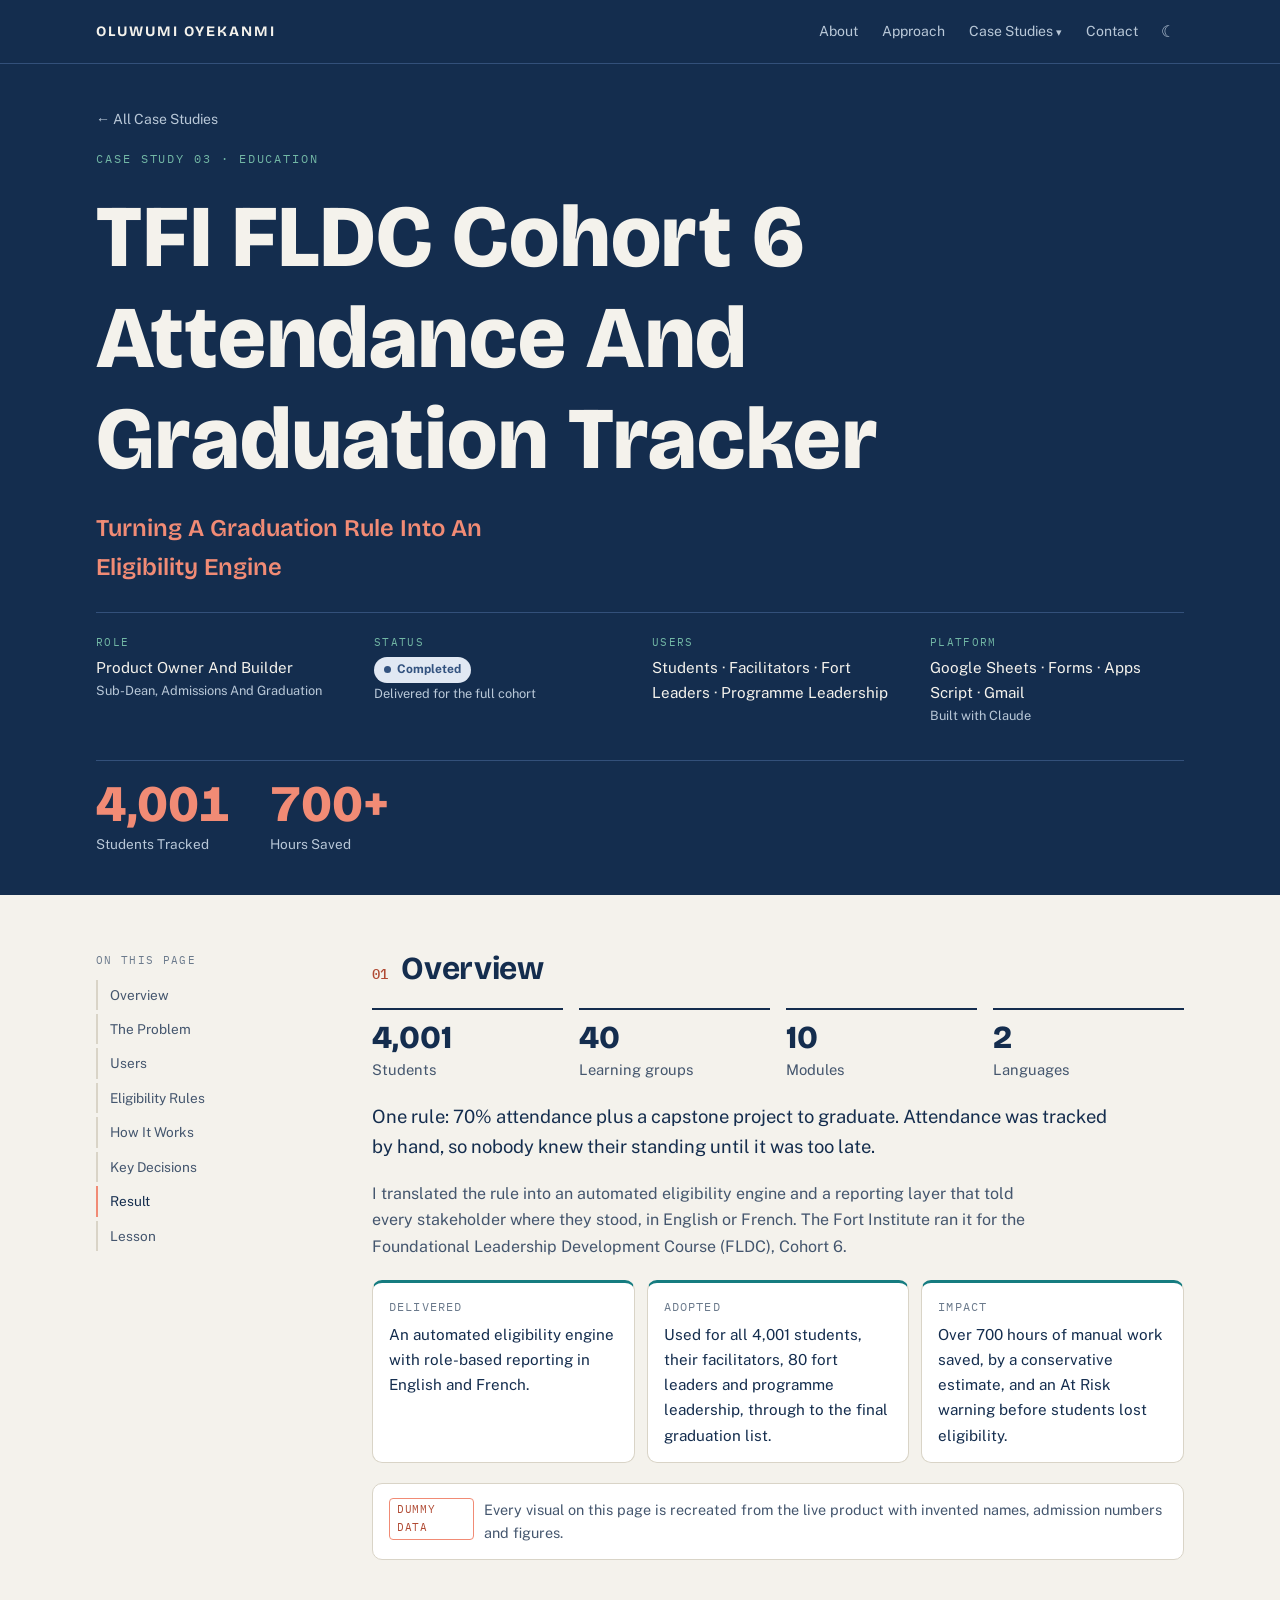
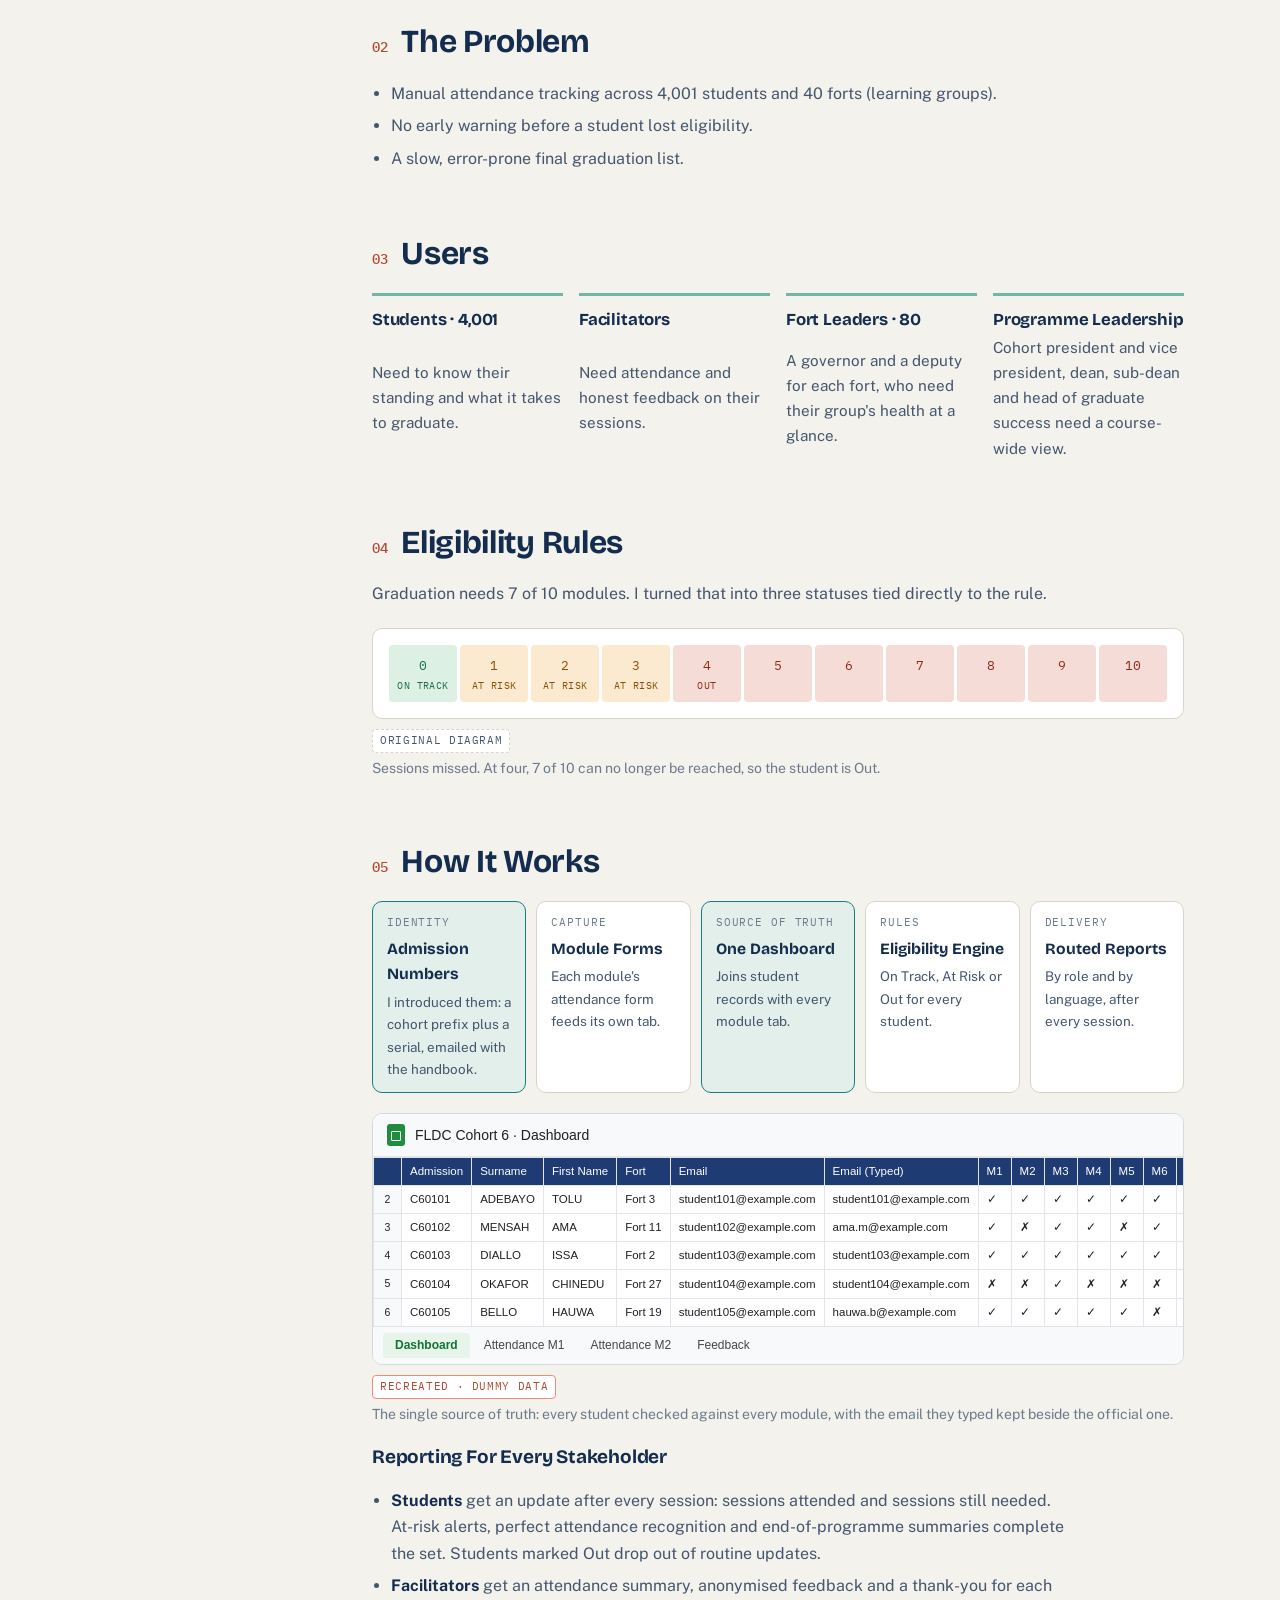
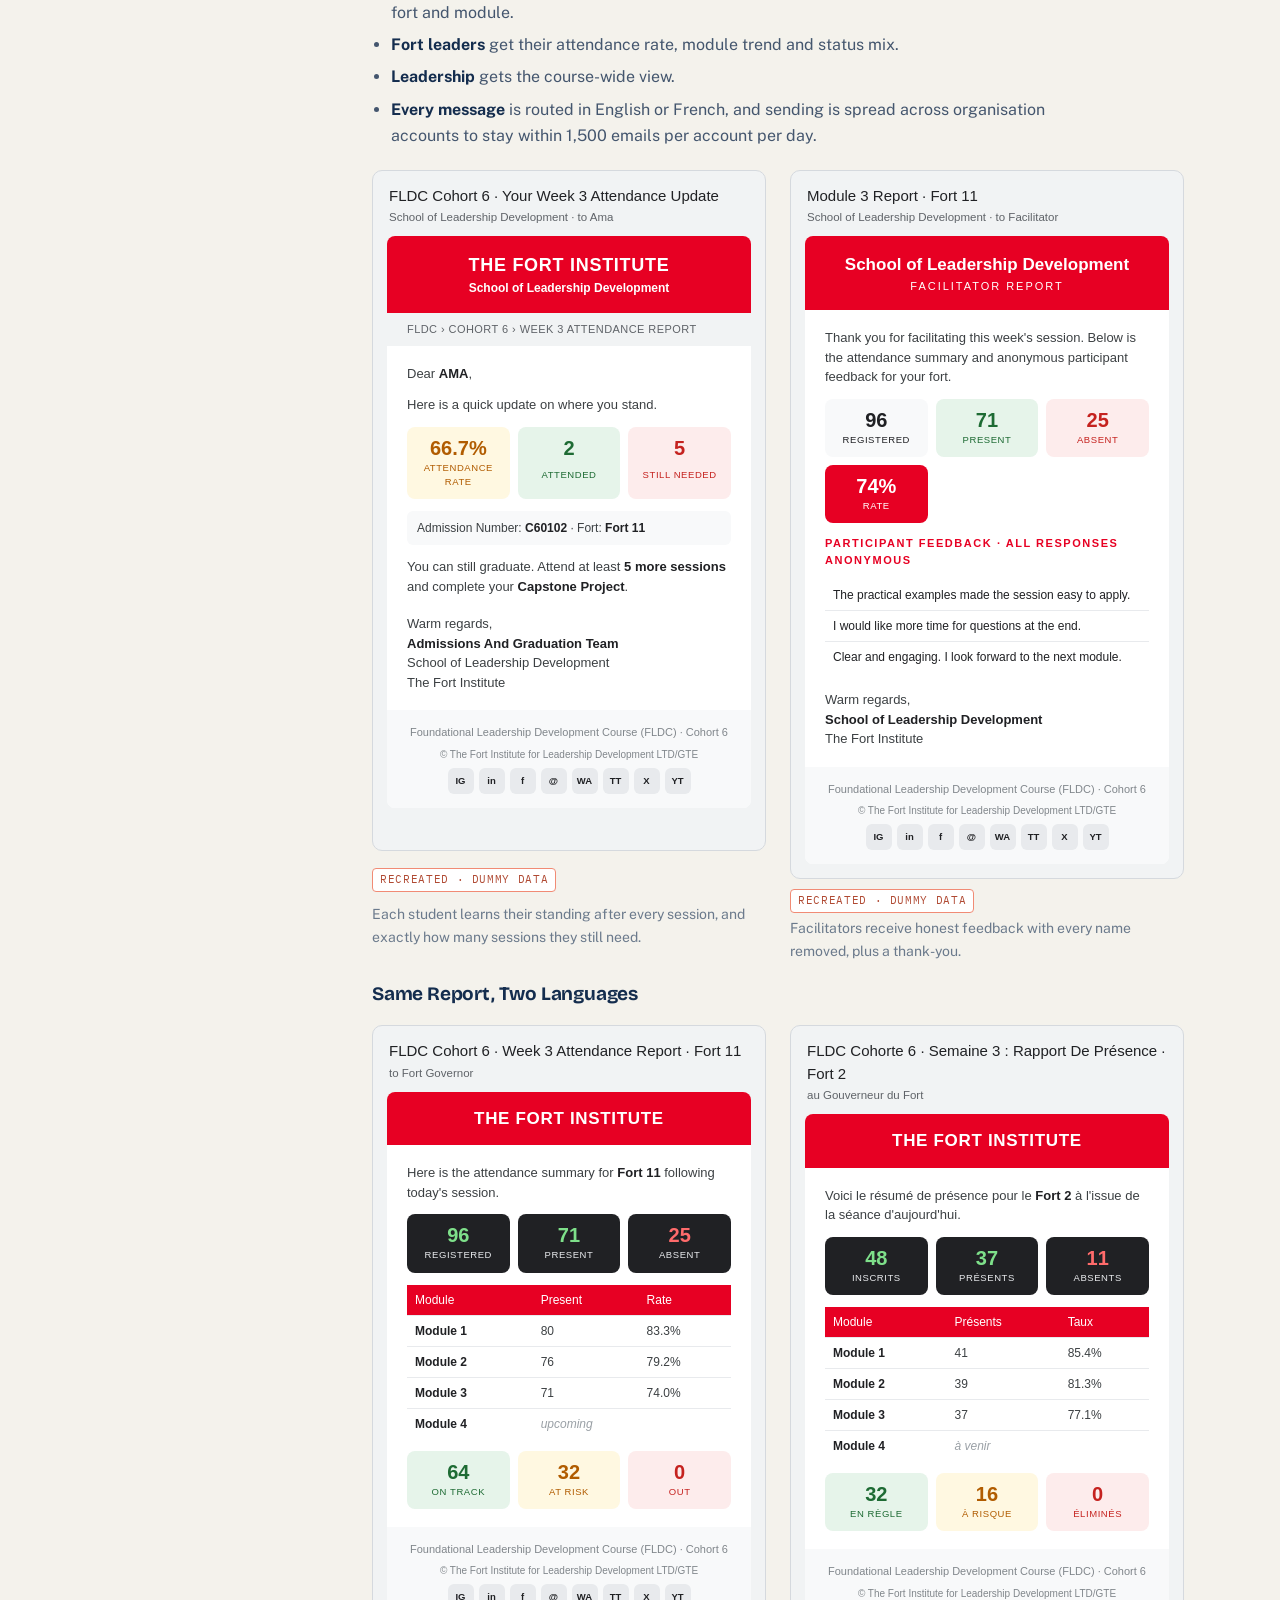
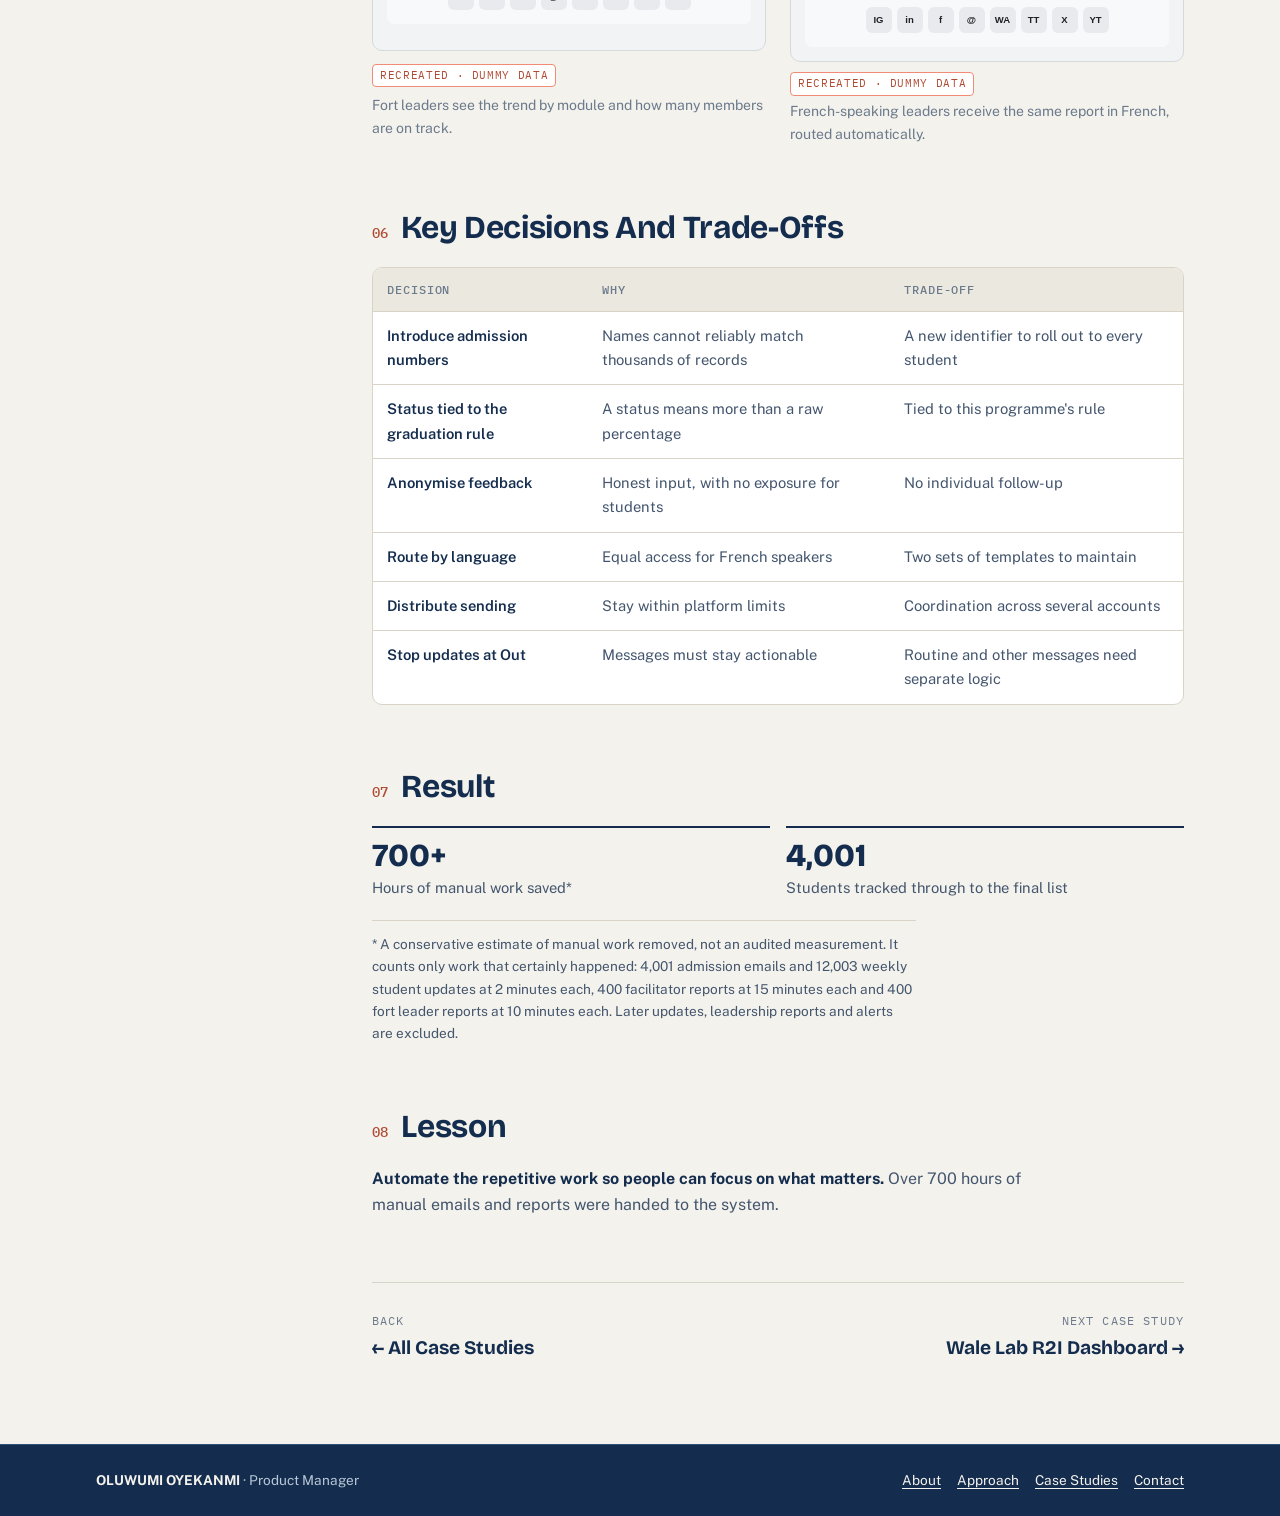
<file: case-studies/tfi-fldc.html>
<!doctype html>
<html lang="en">
<head>
<meta charset="utf-8">
<meta name="viewport" content="width=device-width, initial-scale=1, viewport-fit=cover">
<title>TFI FLDC Cohort 6 Tracker · Oluwumi Oyekanmi</title>
<meta name="claude:viewport-fit-sides" content="cover">
<meta name="description" content="How I turned a graduation rule into an automated eligibility engine and bilingual reporting layer for 4,001 students across 40 learning groups.">
<meta property="og:title" content="TFI FLDC Cohort 6 Tracker · Oluwumi Oyekanmi">
<meta property="og:description" content="How I turned a graduation rule into an automated eligibility engine and bilingual reporting layer for 4,001 students across 40 learning groups.">
<link rel="preconnect" href="https://fonts.googleapis.com">
<link rel="preconnect" href="https://fonts.gstatic.com" crossorigin>
<link rel="stylesheet" href="https://fonts.googleapis.com/css2?family=Bricolage+Grotesque:opsz,wght@12..96,500..800&family=IBM+Plex+Mono:wght@400;500;600&family=Public+Sans:ital,wght@0,400;0,500;0,600;0,700;1,400&display=swap">
<link rel="stylesheet" href="../assets/css/style.css">
</head>
<body data-base="../">
<a class="skip" href="#main">Skip To Content</a>

<header class="site-header">
  <div class="wrap">
    <a class="brand" href="../">OLUWUMI OYEKANMI</a>
    <nav class="nav" aria-label="Main">
      <a class="hide-sm" href="../#about">About</a>
      <a class="hide-sm" href="../#approach">Approach</a>
      <details class="dropdown">
        <summary>Case Studies</summary>
        <div class="dropdown-menu" data-case-menu></div>
      </details>
      <a href="../#contact">Contact</a>
      <button class="theme-toggle" type="button" aria-label="Switch Theme">&#9790;</button>
    </nav>
  </div>
</header>

<main id="main">
  <section class="cs-hero">
    <div class="wrap">
      <a class="back" href="../#work">&larr; All Case Studies</a>
      <p class="eyebrow">Case Study 03 · Education</p>
      <h1>TFI FLDC Cohort 6 Attendance And Graduation Tracker</h1>
      <p class="cs-sub">Turning A Graduation Rule Into An Eligibility Engine</p>
      <dl class="cs-meta">
        <div><dt>Role</dt><dd>Product Owner And Builder<small>Sub-Dean, Admissions And Graduation</small></dd></div>
        <div><dt>Status</dt><dd><span class="status status-completed">Completed</span><small>Delivered for the full cohort</small></dd></div>
        <div><dt>Users</dt><dd>Students · Facilitators · Fort Leaders · Programme Leadership</dd></div>
        <div><dt>Platform</dt><dd>Google Sheets · Forms · Apps Script · Gmail<small>Built with Claude</small></dd></div>
      </dl>
    </div>
  </section>

  <div class="wrap cs-layout">
    <nav class="toc" aria-label="On This Page">
      <p>On This Page</p>
      <a href="#overview">Overview</a>
      <a href="#problem">The Problem</a>
      <a href="#users">Users</a>
      <a href="#rules">Eligibility Rules</a>
      <a href="#how">How It Works</a>
      <a href="#decisions">Key Decisions</a>
      <a href="#result">Result</a>
      <a href="#lesson">Lesson</a>
    </nav>

    <article class="article">
      <section id="overview">
        <h2><span class="n">01</span>Overview</h2>
        <div class="results">
          <div class="result"><span class="big">4,001</span><span>Students</span></div>
          <div class="result"><span class="big">40</span><span>Learning groups</span></div>
          <div class="result"><span class="big">10</span><span>Modules</span></div>
          <div class="result"><span class="big">2</span><span>Languages</span></div>
        </div>
        <p class="lead">One rule: 70% attendance plus a capstone project to graduate. Attendance was tracked by hand, so nobody knew their standing until it was too late.</p>
        <p>I translated the rule into an automated eligibility engine and a reporting layer that told every stakeholder where they stood, in English or French. The Fort Institute ran it for the Foundational Leadership Development Course (FLDC), Cohort 6.</p>
        <div class="glance"><div><span class="k">Delivered</span><p>An automated eligibility engine with role-based reporting in English and French.</p></div><div><span class="k">Adopted</span><p>Used for all 4,001 students, their facilitators, 80 fort leaders and programme leadership, through to the final graduation list.</p></div><div><span class="k">Impact</span><p>Over 700 hours of manual work saved, by a conservative estimate, and an At Risk warning before students lost eligibility.</p></div></div>
        <div class="privacy"><span class="src src-recreated">Dummy Data</span><span>Every visual on this page is recreated from the live product with invented names, admission numbers and figures.</span></div>
      </section>

      <section id="problem">
        <h2><span class="n">02</span>The Problem</h2>
        <ul>
          <li>Manual attendance tracking across 4,001 students and 40 forts (learning groups).</li>
          <li>No early warning before a student lost eligibility.</li>
          <li>A slow, error-prone final graduation list.</li>
        </ul>
      </section>

      <section id="users">
        <h2><span class="n">03</span>Users</h2>
        <div class="users">
          <div class="user"><h3>Students · 4,001</h3><p>Need to know their standing and what it takes to graduate.</p></div>
          <div class="user"><h3>Facilitators</h3><p>Need attendance and honest feedback on their sessions.</p></div>
          <div class="user"><h3>Fort Leaders · 80</h3><p>A governor and a deputy for each fort, who need their group's health at a glance.</p></div>
          <div class="user"><h3>Programme Leadership</h3><p>Cohort president and vice president, dean, sub-dean and head of graduate success need a course-wide view.</p></div>
        </div>
      </section>

      <section id="rules">
        <h2><span class="n">04</span>Eligibility Rules</h2>
        <p>Graduation needs 7 of 10 modules. I turned that into three statuses tied directly to the rule.</p>
        <figure class="figure">
          <div class="table-wrap" style="padding:16px">
            <div class="ladder" role="img" aria-label="Sessions missed from 0 to 10: 0 is On Track, 1 to 3 is At Risk, 4 or more is Out">
              <div class="lad-ok">0<small>On Track</small></div>
              <div class="lad-risk">1<small>At Risk</small></div><div class="lad-risk">2<small>At Risk</small></div><div class="lad-risk">3<small>At Risk</small></div>
              <div class="lad-out">4<small>Out</small></div><div class="lad-out">5</div><div class="lad-out">6</div><div class="lad-out">7</div><div class="lad-out">8</div><div class="lad-out">9</div><div class="lad-out">10</div>
            </div>
          </div>
          <figcaption><span class="tagline"><span class="src src-diagram">Original Diagram</span></span><span>Sessions missed. At four, 7 of 10 can no longer be reached, so the student is Out.</span></figcaption>
        </figure>
      </section>

      <section id="how">
        <h2><span class="n">05</span>How It Works</h2>
        <div class="flow">
          <div class="flow-step hot"><span class="k">Identity</span><b>Admission Numbers</b><span>I introduced them: a cohort prefix plus a serial, emailed with the handbook.</span></div>
          <div class="flow-step"><span class="k">Capture</span><b>Module Forms</b><span>Each module's attendance form feeds its own tab.</span></div>
          <div class="flow-step hot"><span class="k">Source Of Truth</span><b>One Dashboard</b><span>Joins student records with every module tab.</span></div>
          <div class="flow-step"><span class="k">Rules</span><b>Eligibility Engine</b><span>On Track, At Risk or Out for every student.</span></div>
          <div class="flow-step"><span class="k">Delivery</span><b>Routed Reports</b><span>By role and by language, after every session.</span></div>
        </div>

        <figure class="figure mockwrap">
          <div class="mock">
            <div class="sheet-bar"><span class="sheet-icon"></span><span class="sheet-title">FLDC Cohort 6 · Dashboard</span></div>
            <div class="sheet-scroll">
              <table class="grid">
                <tr style="background:#1F3B73"><th class="rowh" style="background:#1F3B73"></th><th style="color:#FFF;background:#1F3B73">Admission</th><th style="color:#FFF;background:#1F3B73">Surname</th><th style="color:#FFF;background:#1F3B73">First Name</th><th style="color:#FFF;background:#1F3B73">Fort</th><th style="color:#FFF;background:#1F3B73">Email</th><th style="color:#FFF;background:#1F3B73">Email (Typed)</th><th style="color:#FFF;background:#1F3B73">M1</th><th style="color:#FFF;background:#1F3B73">M2</th><th style="color:#FFF;background:#1F3B73">M3</th><th style="color:#FFF;background:#1F3B73">M4</th><th style="color:#FFF;background:#1F3B73">M5</th><th style="color:#FFF;background:#1F3B73">M6</th><th style="color:#FFF;background:#1F3B73">Status</th></tr>
                <tr><td class="rowh">2</td><td>C60101</td><td>ADEBAYO</td><td>TOLU</td><td>Fort 3</td><td>student101@example.com</td><td>student101@example.com</td><td class="ok">&#10003;</td><td class="ok">&#10003;</td><td class="ok">&#10003;</td><td class="ok">&#10003;</td><td class="ok">&#10003;</td><td class="ok">&#10003;</td><td><span class="chip-s" style="background:#D4EDDA;color:#1E6B34">ON TRACK</span></td></tr>
                <tr><td class="rowh">3</td><td>C60102</td><td>MENSAH</td><td>AMA</td><td>Fort 11</td><td>student102@example.com</td><td>ama.m@example.com</td><td class="ok">&#10003;</td><td class="bad">&#10007;</td><td class="ok">&#10003;</td><td class="ok">&#10003;</td><td class="bad">&#10007;</td><td class="ok">&#10003;</td><td><span class="chip-s" style="background:#FFF3CD;color:#8A6200">AT RISK</span></td></tr>
                <tr><td class="rowh">4</td><td>C60103</td><td>DIALLO</td><td>ISSA</td><td>Fort 2</td><td>student103@example.com</td><td>student103@example.com</td><td class="ok">&#10003;</td><td class="ok">&#10003;</td><td class="ok">&#10003;</td><td class="ok">&#10003;</td><td class="ok">&#10003;</td><td class="ok">&#10003;</td><td><span class="chip-s" style="background:#D4EDDA;color:#1E6B34">ON TRACK</span></td></tr>
                <tr><td class="rowh">5</td><td>C60104</td><td>OKAFOR</td><td>CHINEDU</td><td>Fort 27</td><td>student104@example.com</td><td>student104@example.com</td><td class="bad">&#10007;</td><td class="bad">&#10007;</td><td class="ok">&#10003;</td><td class="bad">&#10007;</td><td class="bad">&#10007;</td><td class="bad">&#10007;</td><td><span class="chip-s" style="background:#F8D7DA;color:#8E1B24">OUT</span></td></tr>
                <tr><td class="rowh">6</td><td>C60105</td><td>BELLO</td><td>HAUWA</td><td>Fort 19</td><td>student105@example.com</td><td>hauwa.b@example.com</td><td class="ok">&#10003;</td><td class="ok">&#10003;</td><td class="ok">&#10003;</td><td class="ok">&#10003;</td><td class="ok">&#10003;</td><td class="bad">&#10007;</td><td><span class="chip-s" style="background:#FFF3CD;color:#8A6200">AT RISK</span></td></tr>
              </table>
            </div>
            <div class="sheet-tabs"><span class="on">Dashboard</span><span>Attendance M1</span><span>Attendance M2</span><span>Feedback</span></div>
          </div>
          <figcaption><span class="tagline"><span class="src src-recreated">Recreated · Dummy Data</span></span><span>The single source of truth: every student checked against every module, with the email they typed kept beside the official one.</span></figcaption>
        </figure>

        <h3>Reporting For Every Stakeholder</h3>
        <ul>
          <li><strong>Students</strong> get an update after every session: sessions attended and sessions still needed. At-risk alerts, perfect attendance recognition and end-of-programme summaries complete the set. Students marked Out drop out of routine updates.</li>
          <li><strong>Facilitators</strong> get an attendance summary, anonymised feedback and a thank-you for each fort and module.</li>
          <li><strong>Fort leaders</strong> get their attendance rate, module trend and status mix.</li>
          <li><strong>Leadership</strong> gets the course-wide view.</li>
          <li><strong>Every message</strong> is routed in English or French, and sending is spread across organisation accounts to stay within 1,500 emails per account per day.</li>
        </ul>

        <div class="gallery two">
          <figure class="figure mockwrap">
            <div class="mail">
              <div class="mail-meta"><span class="mail-subject">FLDC Cohort 6 · Your Week 3 Attendance Update</span><span class="mail-from">School of Leadership Development · to Ama</span></div>
              <div class="mail-card">
                <div style="background:#E70023;color:#FFFFFF;padding:16px 20px;text-align:center"><div style="font-weight:800;font-size:18px;letter-spacing:.04em">THE FORT INSTITUTE</div><div style="font-size:12px;font-weight:600">School of Leadership Development</div></div>
                <div style="background:#F1F3F4;color:#5F6368;font-size:11px;padding:8px 20px;letter-spacing:.04em">FLDC › COHORT 6 › WEEK 3 ATTENDANCE REPORT</div>
                <div class="mail-body">
                  <p>Dear <b>AMA</b>,</p>
                  <p>Here is a quick update on where you stand.</p>
                  <div class="tiles">
                    <div class="tile" style="background:#FFF8E1;color:#B15C00"><b>66.7%</b><span>Attendance Rate</span></div>
                    <div class="tile" style="background:#E6F4EA;color:#1E6B34"><b>2</b><span>Attended</span></div>
                    <div class="tile" style="background:#FDECEC;color:#C5221F"><b>5</b><span>Still Needed</span></div>
                  </div>
                  <p style="font-size:12px;background:#F8F9FA;padding:8px 10px;border-radius:6px">Admission Number: <b>C60102</b> · Fort: <b>Fort 11</b></p>
                  <p>You can still graduate. Attend at least <b>5 more sessions</b> and complete your <b>Capstone Project</b>.</p>
                </div>
                <div class="mail-body" style="padding-top:0"><p>Warm regards,<br><b>Admissions And Graduation Team</b><br>School of Leadership Development<br>The Fort Institute</p></div><div class="mail-foot" style="display:grid;gap:6px;justify-items:center;background:#F8F9FA"><span>Foundational Leadership Development Course (FLDC) · Cohort 6</span><span style="font-size:10px">© The Fort Institute for Leadership Development LTD/GTE</span><span style="display:flex;gap:5px;flex-wrap:wrap;justify-content:center"><span style="display:inline-grid;place-items:center;width:26px;height:26px;border-radius:6px;background:#E8EAED;color:#202124;font-size:9.5px;font-weight:700;font-family:Arial,sans-serif">IG</span><span style="display:inline-grid;place-items:center;width:26px;height:26px;border-radius:6px;background:#E8EAED;color:#202124;font-size:9.5px;font-weight:700;font-family:Arial,sans-serif">in</span><span style="display:inline-grid;place-items:center;width:26px;height:26px;border-radius:6px;background:#E8EAED;color:#202124;font-size:9.5px;font-weight:700;font-family:Arial,sans-serif">f</span><span style="display:inline-grid;place-items:center;width:26px;height:26px;border-radius:6px;background:#E8EAED;color:#202124;font-size:9.5px;font-weight:700;font-family:Arial,sans-serif">@</span><span style="display:inline-grid;place-items:center;width:26px;height:26px;border-radius:6px;background:#E8EAED;color:#202124;font-size:9.5px;font-weight:700;font-family:Arial,sans-serif">WA</span><span style="display:inline-grid;place-items:center;width:26px;height:26px;border-radius:6px;background:#E8EAED;color:#202124;font-size:9.5px;font-weight:700;font-family:Arial,sans-serif">TT</span><span style="display:inline-grid;place-items:center;width:26px;height:26px;border-radius:6px;background:#E8EAED;color:#202124;font-size:9.5px;font-weight:700;font-family:Arial,sans-serif">X</span><span style="display:inline-grid;place-items:center;width:26px;height:26px;border-radius:6px;background:#E8EAED;color:#202124;font-size:9.5px;font-weight:700;font-family:Arial,sans-serif">YT</span></span></div>
              </div>
            </div>
            <figcaption><span class="tagline"><span class="src src-recreated">Recreated · Dummy Data</span></span><span>Each student learns their standing after every session, and exactly how many sessions they still need.</span></figcaption>
          </figure>
          <figure class="figure mockwrap">
            <div class="mail">
              <div class="mail-meta"><span class="mail-subject">Module 3 Report · Fort 11</span><span class="mail-from">School of Leadership Development · to Facilitator</span></div>
              <div class="mail-card">
                <div style="background:#E70023;color:#FFFFFF;padding:16px 20px;text-align:center"><div style="font-weight:800;font-size:17px">School of Leadership Development</div><div style="font-size:11px;letter-spacing:.18em">FACILITATOR REPORT</div></div>
                <div class="mail-body">
                  <p>Thank you for facilitating this week's session. Below is the attendance summary and anonymous participant feedback for your fort.</p>
                  <div class="tiles">
                    <div class="tile" style="background:#F8F9FA;color:#202124"><b>96</b><span>Registered</span></div>
                    <div class="tile" style="background:#E6F4EA;color:#1E6B34"><b>71</b><span>Present</span></div>
                    <div class="tile" style="background:#FDECEC;color:#C5221F"><b>25</b><span>Absent</span></div>
                    <div class="tile" style="background:#E70023;color:#FFFFFF"><b>74%</b><span>Rate</span></div>
                  </div>
                  <p style="color:#E70023;font-size:11px;font-weight:700;letter-spacing:.14em">PARTICIPANT FEEDBACK · ALL RESPONSES ANONYMOUS</p>
                  <table class="mtable"><tr><td style="font-weight:400">The practical examples made the session easy to apply.</td></tr><tr><td style="font-weight:400">I would like more time for questions at the end.</td></tr><tr><td style="font-weight:400">Clear and engaging. I look forward to the next module.</td></tr></table>
                </div>
                <div class="mail-body" style="padding-top:0"><p>Warm regards,<br><b>School of Leadership Development</b><br>The Fort Institute</p></div><div class="mail-foot" style="display:grid;gap:6px;justify-items:center;background:#F8F9FA"><span>Foundational Leadership Development Course (FLDC) · Cohort 6</span><span style="font-size:10px">© The Fort Institute for Leadership Development LTD/GTE</span><span style="display:flex;gap:5px;flex-wrap:wrap;justify-content:center"><span style="display:inline-grid;place-items:center;width:26px;height:26px;border-radius:6px;background:#E8EAED;color:#202124;font-size:9.5px;font-weight:700;font-family:Arial,sans-serif">IG</span><span style="display:inline-grid;place-items:center;width:26px;height:26px;border-radius:6px;background:#E8EAED;color:#202124;font-size:9.5px;font-weight:700;font-family:Arial,sans-serif">in</span><span style="display:inline-grid;place-items:center;width:26px;height:26px;border-radius:6px;background:#E8EAED;color:#202124;font-size:9.5px;font-weight:700;font-family:Arial,sans-serif">f</span><span style="display:inline-grid;place-items:center;width:26px;height:26px;border-radius:6px;background:#E8EAED;color:#202124;font-size:9.5px;font-weight:700;font-family:Arial,sans-serif">@</span><span style="display:inline-grid;place-items:center;width:26px;height:26px;border-radius:6px;background:#E8EAED;color:#202124;font-size:9.5px;font-weight:700;font-family:Arial,sans-serif">WA</span><span style="display:inline-grid;place-items:center;width:26px;height:26px;border-radius:6px;background:#E8EAED;color:#202124;font-size:9.5px;font-weight:700;font-family:Arial,sans-serif">TT</span><span style="display:inline-grid;place-items:center;width:26px;height:26px;border-radius:6px;background:#E8EAED;color:#202124;font-size:9.5px;font-weight:700;font-family:Arial,sans-serif">X</span><span style="display:inline-grid;place-items:center;width:26px;height:26px;border-radius:6px;background:#E8EAED;color:#202124;font-size:9.5px;font-weight:700;font-family:Arial,sans-serif">YT</span></span></div>
              </div>
            </div>
            <figcaption><span class="tagline"><span class="src src-recreated">Recreated · Dummy Data</span></span><span>Facilitators receive honest feedback with every name removed, plus a thank-you.</span></figcaption>
          </figure>
        </div>

        <h3>Same Report, Two Languages</h3>
        <div class="gallery two">
          <figure class="figure mockwrap">
            <div class="mail">
              <div class="mail-meta"><span class="mail-subject">FLDC Cohort 6 · Week 3 Attendance Report · Fort 11</span><span class="mail-from">to Fort Governor</span></div>
              <div class="mail-card">
                <div style="background:#E70023;color:#FFFFFF;padding:14px 20px;text-align:center"><div style="font-weight:800;font-size:17px;letter-spacing:.04em">THE FORT INSTITUTE</div></div>
                <div class="mail-body">
                  <p>Here is the attendance summary for <b>Fort 11</b> following today's session.</p>
                  <div class="tiles">
                    <div class="tile" style="background:#202124;color:#7EE08A"><b>96</b><span style="color:#E8EAED">Registered</span></div>
                    <div class="tile" style="background:#202124;color:#7EE08A"><b>71</b><span style="color:#E8EAED">Present</span></div>
                    <div class="tile" style="background:#202124;color:#FF6B6B"><b>25</b><span style="color:#E8EAED">Absent</span></div>
                  </div>
                  <table class="mtable">
                    <tr style="background:#E70023"><th style="color:#FFF">Module</th><th style="color:#FFF" class="num">Present</th><th style="color:#FFF" class="num">Rate</th></tr>
                    <tr><td>Module 1</td><td class="num">80</td><td class="num">83.3%</td></tr>
                    <tr><td>Module 2</td><td class="num">76</td><td class="num">79.2%</td></tr>
                    <tr><td>Module 3</td><td class="num">71</td><td class="num">74.0%</td></tr>
                    <tr><td>Module 4</td><td colspan="2" style="color:#9AA0A6;font-style:italic">upcoming</td></tr>
                  </table>
                  <div class="tiles">
                    <div class="tile" style="background:#E6F4EA;color:#1E6B34"><b>64</b><span>On Track</span></div>
                    <div class="tile" style="background:#FFF8E1;color:#B15C00"><b>32</b><span>At Risk</span></div>
                    <div class="tile" style="background:#FDECEC;color:#C5221F"><b>0</b><span>Out</span></div>
                  </div>
                </div>
<div class="mail-foot" style="display:grid;gap:6px;justify-items:center;background:#F8F9FA"><span>Foundational Leadership Development Course (FLDC) · Cohort 6</span><span style="font-size:10px">© The Fort Institute for Leadership Development LTD/GTE</span><span style="display:flex;gap:5px;flex-wrap:wrap;justify-content:center"><span style="display:inline-grid;place-items:center;width:26px;height:26px;border-radius:6px;background:#E8EAED;color:#202124;font-size:9.5px;font-weight:700;font-family:Arial,sans-serif">IG</span><span style="display:inline-grid;place-items:center;width:26px;height:26px;border-radius:6px;background:#E8EAED;color:#202124;font-size:9.5px;font-weight:700;font-family:Arial,sans-serif">in</span><span style="display:inline-grid;place-items:center;width:26px;height:26px;border-radius:6px;background:#E8EAED;color:#202124;font-size:9.5px;font-weight:700;font-family:Arial,sans-serif">f</span><span style="display:inline-grid;place-items:center;width:26px;height:26px;border-radius:6px;background:#E8EAED;color:#202124;font-size:9.5px;font-weight:700;font-family:Arial,sans-serif">@</span><span style="display:inline-grid;place-items:center;width:26px;height:26px;border-radius:6px;background:#E8EAED;color:#202124;font-size:9.5px;font-weight:700;font-family:Arial,sans-serif">WA</span><span style="display:inline-grid;place-items:center;width:26px;height:26px;border-radius:6px;background:#E8EAED;color:#202124;font-size:9.5px;font-weight:700;font-family:Arial,sans-serif">TT</span><span style="display:inline-grid;place-items:center;width:26px;height:26px;border-radius:6px;background:#E8EAED;color:#202124;font-size:9.5px;font-weight:700;font-family:Arial,sans-serif">X</span><span style="display:inline-grid;place-items:center;width:26px;height:26px;border-radius:6px;background:#E8EAED;color:#202124;font-size:9.5px;font-weight:700;font-family:Arial,sans-serif">YT</span></span></div>
              </div>
            </div>
            <figcaption><span class="tagline"><span class="src src-recreated">Recreated · Dummy Data</span></span><span>Fort leaders see the trend by module and how many members are on track.</span></figcaption>
          </figure>
          <figure class="figure mockwrap">
            <div class="mail">
              <div class="mail-meta"><span class="mail-subject">FLDC Cohorte 6 · Semaine 3 : Rapport De Présence · Fort 2</span><span class="mail-from">au Gouverneur du Fort</span></div>
              <div class="mail-card">
                <div style="background:#E70023;color:#FFFFFF;padding:14px 20px;text-align:center"><div style="font-weight:800;font-size:17px;letter-spacing:.04em">THE FORT INSTITUTE</div></div>
                <div class="mail-body">
                  <p>Voici le résumé de présence pour le <b>Fort 2</b> à l'issue de la séance d'aujourd'hui.</p>
                  <div class="tiles">
                    <div class="tile" style="background:#202124;color:#7EE08A"><b>48</b><span style="color:#E8EAED">Inscrits</span></div>
                    <div class="tile" style="background:#202124;color:#7EE08A"><b>37</b><span style="color:#E8EAED">Présents</span></div>
                    <div class="tile" style="background:#202124;color:#FF6B6B"><b>11</b><span style="color:#E8EAED">Absents</span></div>
                  </div>
                  <table class="mtable">
                    <tr style="background:#E70023"><th style="color:#FFF">Module</th><th style="color:#FFF" class="num">Présents</th><th style="color:#FFF" class="num">Taux</th></tr>
                    <tr><td>Module 1</td><td class="num">41</td><td class="num">85.4%</td></tr>
                    <tr><td>Module 2</td><td class="num">39</td><td class="num">81.3%</td></tr>
                    <tr><td>Module 3</td><td class="num">37</td><td class="num">77.1%</td></tr>
                    <tr><td>Module 4</td><td colspan="2" style="color:#9AA0A6;font-style:italic">à venir</td></tr>
                  </table>
                  <div class="tiles">
                    <div class="tile" style="background:#E6F4EA;color:#1E6B34"><b>32</b><span>En Règle</span></div>
                    <div class="tile" style="background:#FFF8E1;color:#B15C00"><b>16</b><span>À Risque</span></div>
                    <div class="tile" style="background:#FDECEC;color:#C5221F"><b>0</b><span>Éliminés</span></div>
                  </div>
                </div>
<div class="mail-foot" style="display:grid;gap:6px;justify-items:center;background:#F8F9FA"><span>Foundational Leadership Development Course (FLDC) · Cohort 6</span><span style="font-size:10px">© The Fort Institute for Leadership Development LTD/GTE</span><span style="display:flex;gap:5px;flex-wrap:wrap;justify-content:center"><span style="display:inline-grid;place-items:center;width:26px;height:26px;border-radius:6px;background:#E8EAED;color:#202124;font-size:9.5px;font-weight:700;font-family:Arial,sans-serif">IG</span><span style="display:inline-grid;place-items:center;width:26px;height:26px;border-radius:6px;background:#E8EAED;color:#202124;font-size:9.5px;font-weight:700;font-family:Arial,sans-serif">in</span><span style="display:inline-grid;place-items:center;width:26px;height:26px;border-radius:6px;background:#E8EAED;color:#202124;font-size:9.5px;font-weight:700;font-family:Arial,sans-serif">f</span><span style="display:inline-grid;place-items:center;width:26px;height:26px;border-radius:6px;background:#E8EAED;color:#202124;font-size:9.5px;font-weight:700;font-family:Arial,sans-serif">@</span><span style="display:inline-grid;place-items:center;width:26px;height:26px;border-radius:6px;background:#E8EAED;color:#202124;font-size:9.5px;font-weight:700;font-family:Arial,sans-serif">WA</span><span style="display:inline-grid;place-items:center;width:26px;height:26px;border-radius:6px;background:#E8EAED;color:#202124;font-size:9.5px;font-weight:700;font-family:Arial,sans-serif">TT</span><span style="display:inline-grid;place-items:center;width:26px;height:26px;border-radius:6px;background:#E8EAED;color:#202124;font-size:9.5px;font-weight:700;font-family:Arial,sans-serif">X</span><span style="display:inline-grid;place-items:center;width:26px;height:26px;border-radius:6px;background:#E8EAED;color:#202124;font-size:9.5px;font-weight:700;font-family:Arial,sans-serif">YT</span></span></div>
              </div>
            </div>
            <figcaption><span class="tagline"><span class="src src-recreated">Recreated · Dummy Data</span></span><span>French-speaking leaders receive the same report in French, routed automatically.</span></figcaption>
          </figure>
        </div>
      </section>

      <section id="decisions">
        <h2><span class="n">06</span>Key Decisions And Trade-Offs</h2>
        <div class="table-wrap">
          <table>
            <thead><tr><th>Decision</th><th>Why</th><th>Trade-Off</th></tr></thead>
            <tbody>
              <tr><td>Introduce admission numbers</td><td>Names cannot reliably match thousands of records</td><td>A new identifier to roll out to every student</td></tr>
              <tr><td>Status tied to the graduation rule</td><td>A status means more than a raw percentage</td><td>Tied to this programme's rule</td></tr>
              <tr><td>Anonymise feedback</td><td>Honest input, with no exposure for students</td><td>No individual follow-up</td></tr>
              <tr><td>Route by language</td><td>Equal access for French speakers</td><td>Two sets of templates to maintain</td></tr>
              <tr><td>Distribute sending</td><td>Stay within platform limits</td><td>Coordination across several accounts</td></tr>
              <tr><td>Stop updates at Out</td><td>Messages must stay actionable</td><td>Routine and other messages need separate logic</td></tr>
            </tbody>
          </table>
        </div>
      </section>

      <section id="result">
        <h2><span class="n">07</span>Result</h2>
        <div class="results">
          <div class="result"><span class="big">700+</span><span>Hours of manual work saved*</span></div>
          <div class="result"><span class="big">4,001</span><span>Students tracked through to the final list</span></div>
        </div>
        <p class="footnote">* A conservative estimate of manual work removed, not an audited measurement. It counts only work that certainly happened: 4,001 admission emails and 12,003 weekly student updates at 2 minutes each, 400 facilitator reports at 15 minutes each and 400 fort leader reports at 10 minutes each. Later updates, leadership reports and alerts are excluded.</p>
      </section>

      <section id="lesson">
        <h2><span class="n">08</span>Lesson</h2>
        <p class="lesson"><strong>Automate the repetitive work so people can focus on what matters.</strong> Over 700 hours of manual emails and reports were handed to the system.</p>
      </section>

      <div class="next-case" data-next-case="tfi-fldc"></div>
    </article>
  </div>
</main>

<footer class="site-footer">
  <div class="wrap">
    <span><strong style="color: var(--band-ink)">OLUWUMI OYEKANMI</strong> · Product Manager</span>
    <nav aria-label="Footer">
      <a href="../#about">About</a><a href="../#approach">Approach</a><a href="../#work">Case Studies</a><a href="../#contact">Contact</a>
    </nav>
  </div>
</footer>

<script src="../assets/js/projects.js"></script>
<script src="../assets/js/site.js"></script>
</body>
</html>
</file>
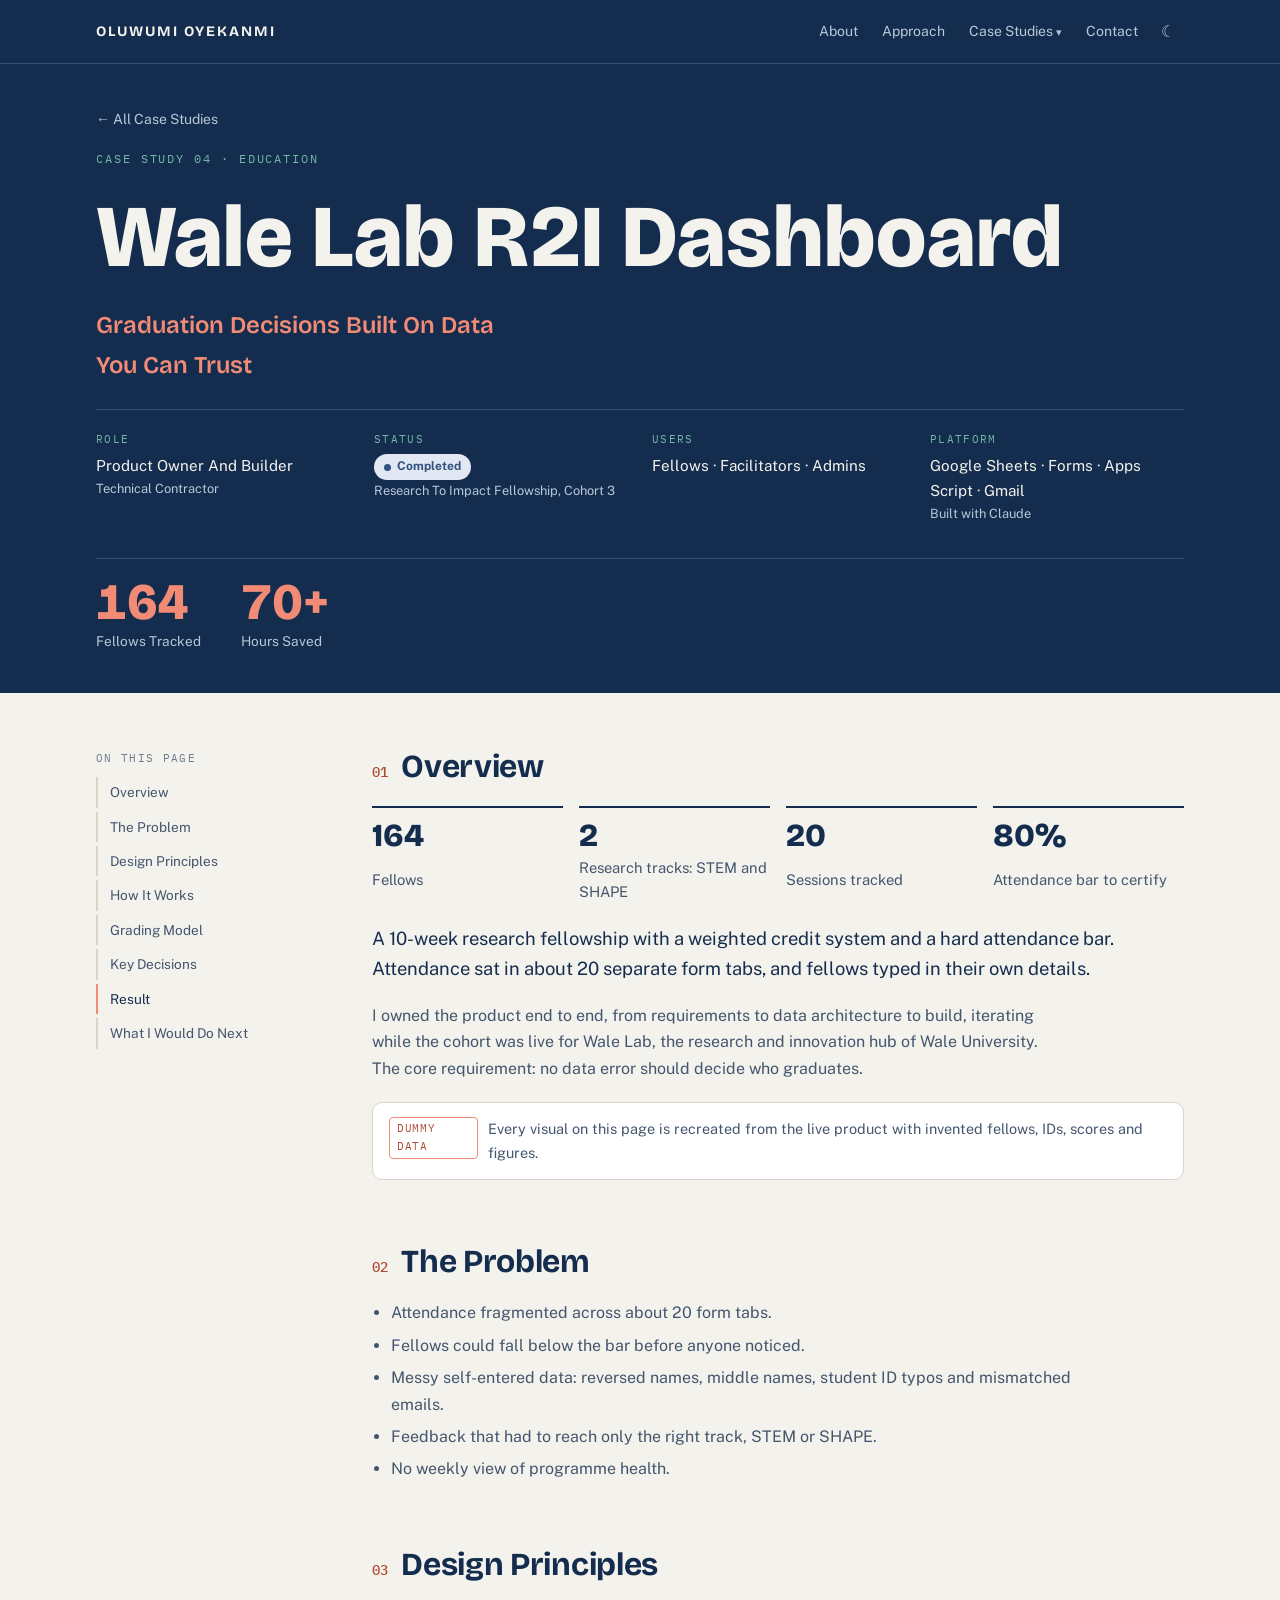
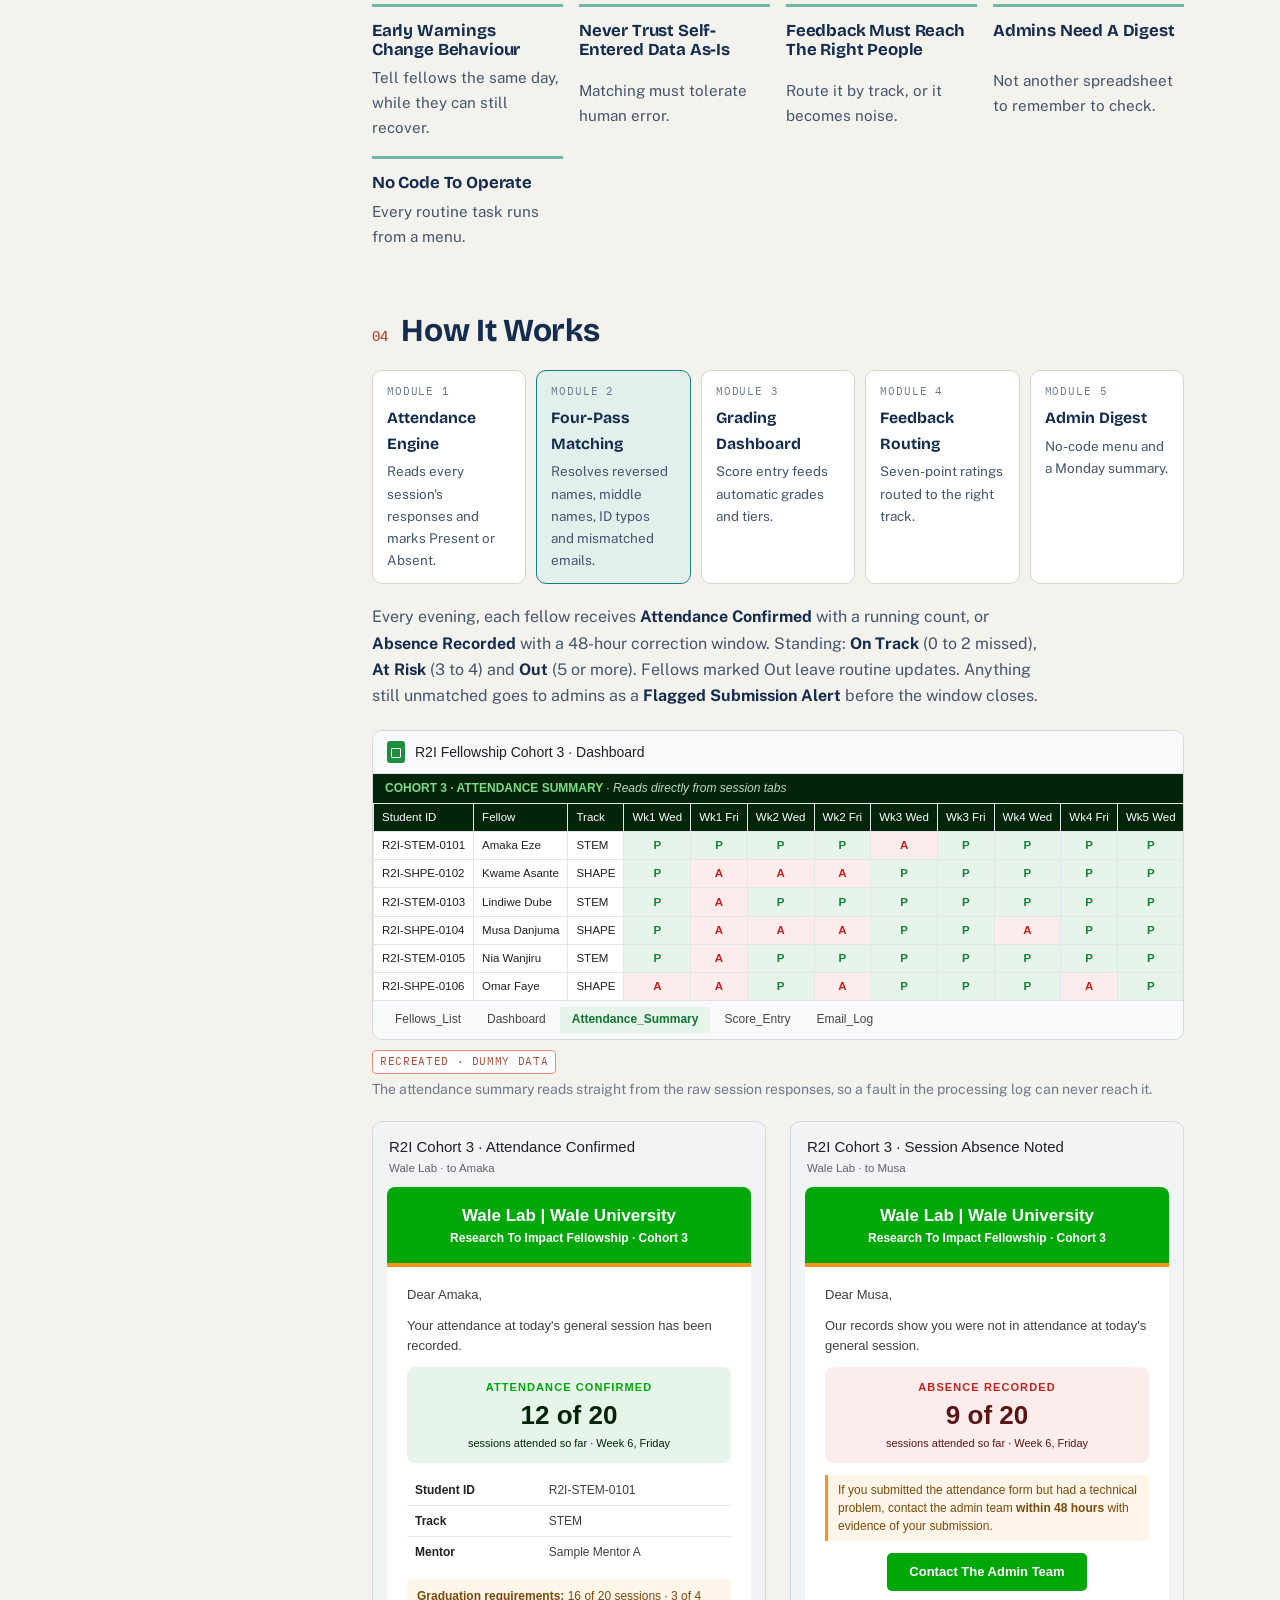
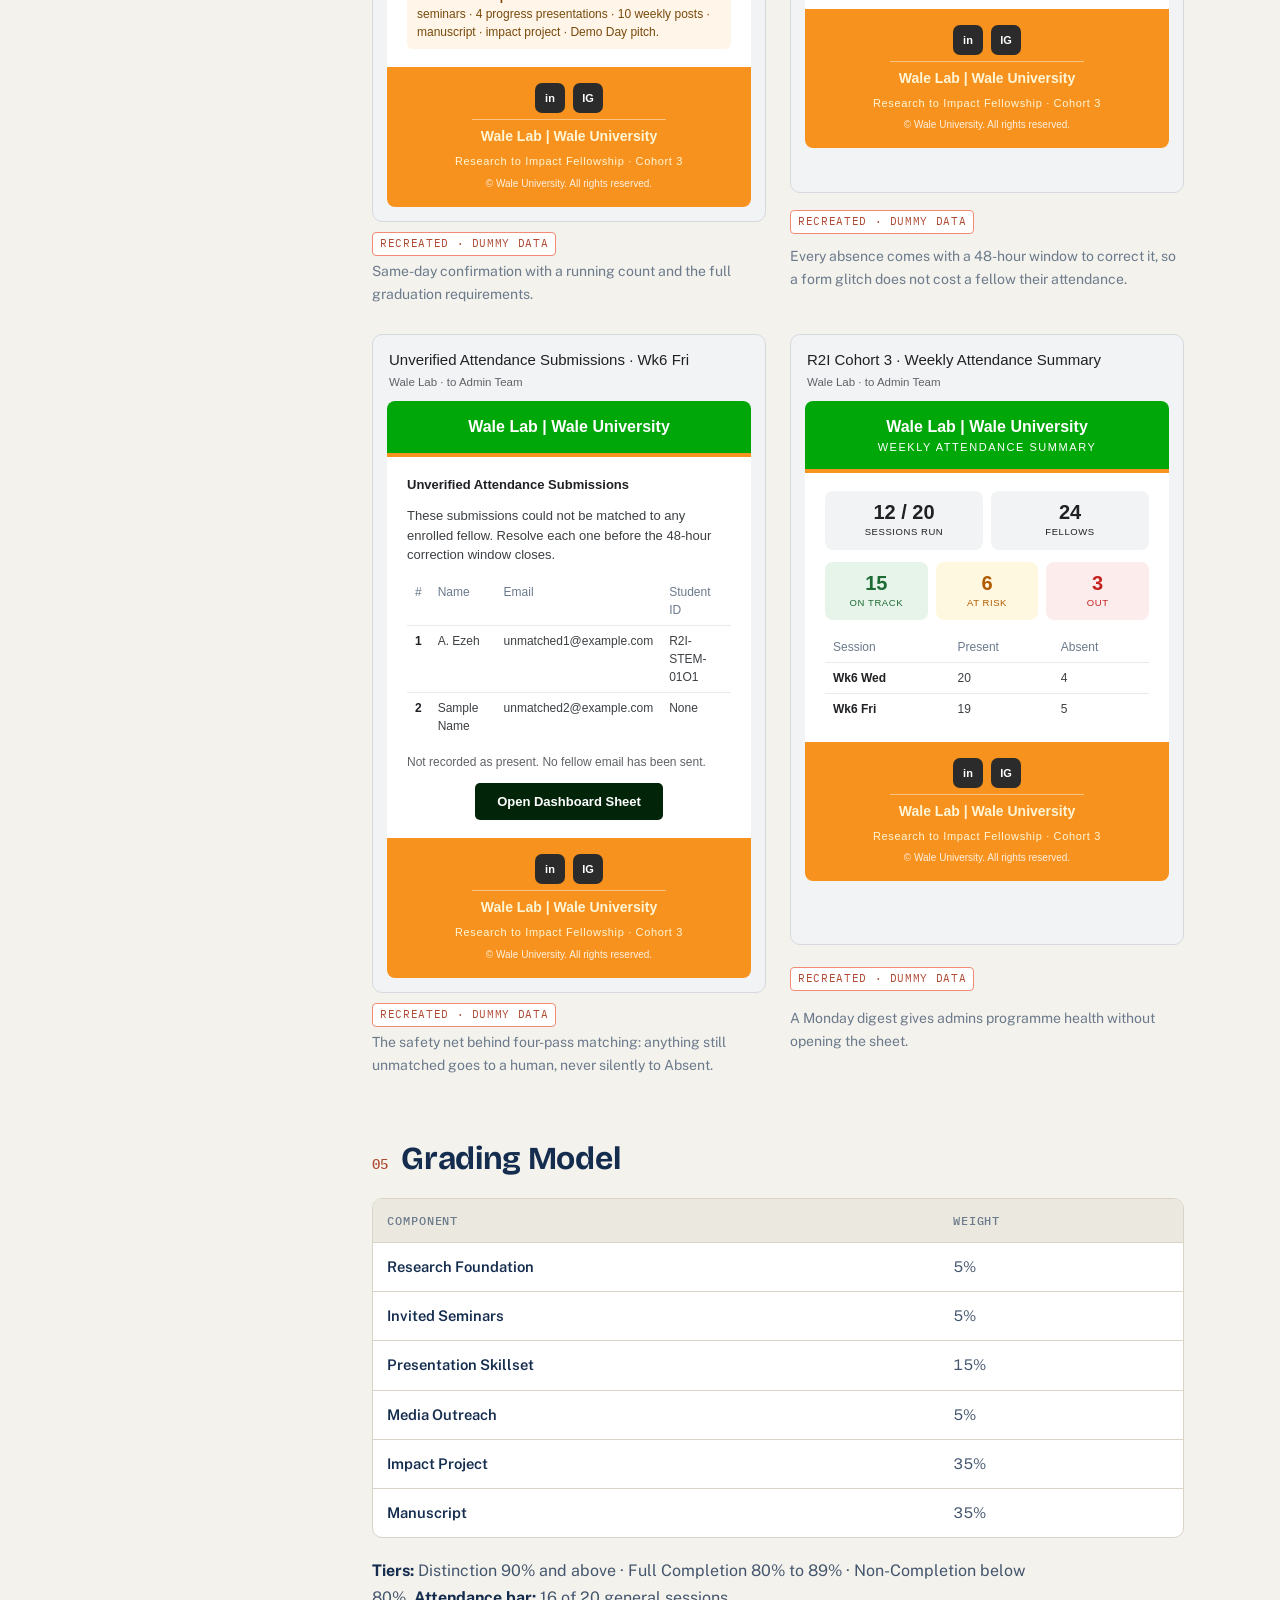
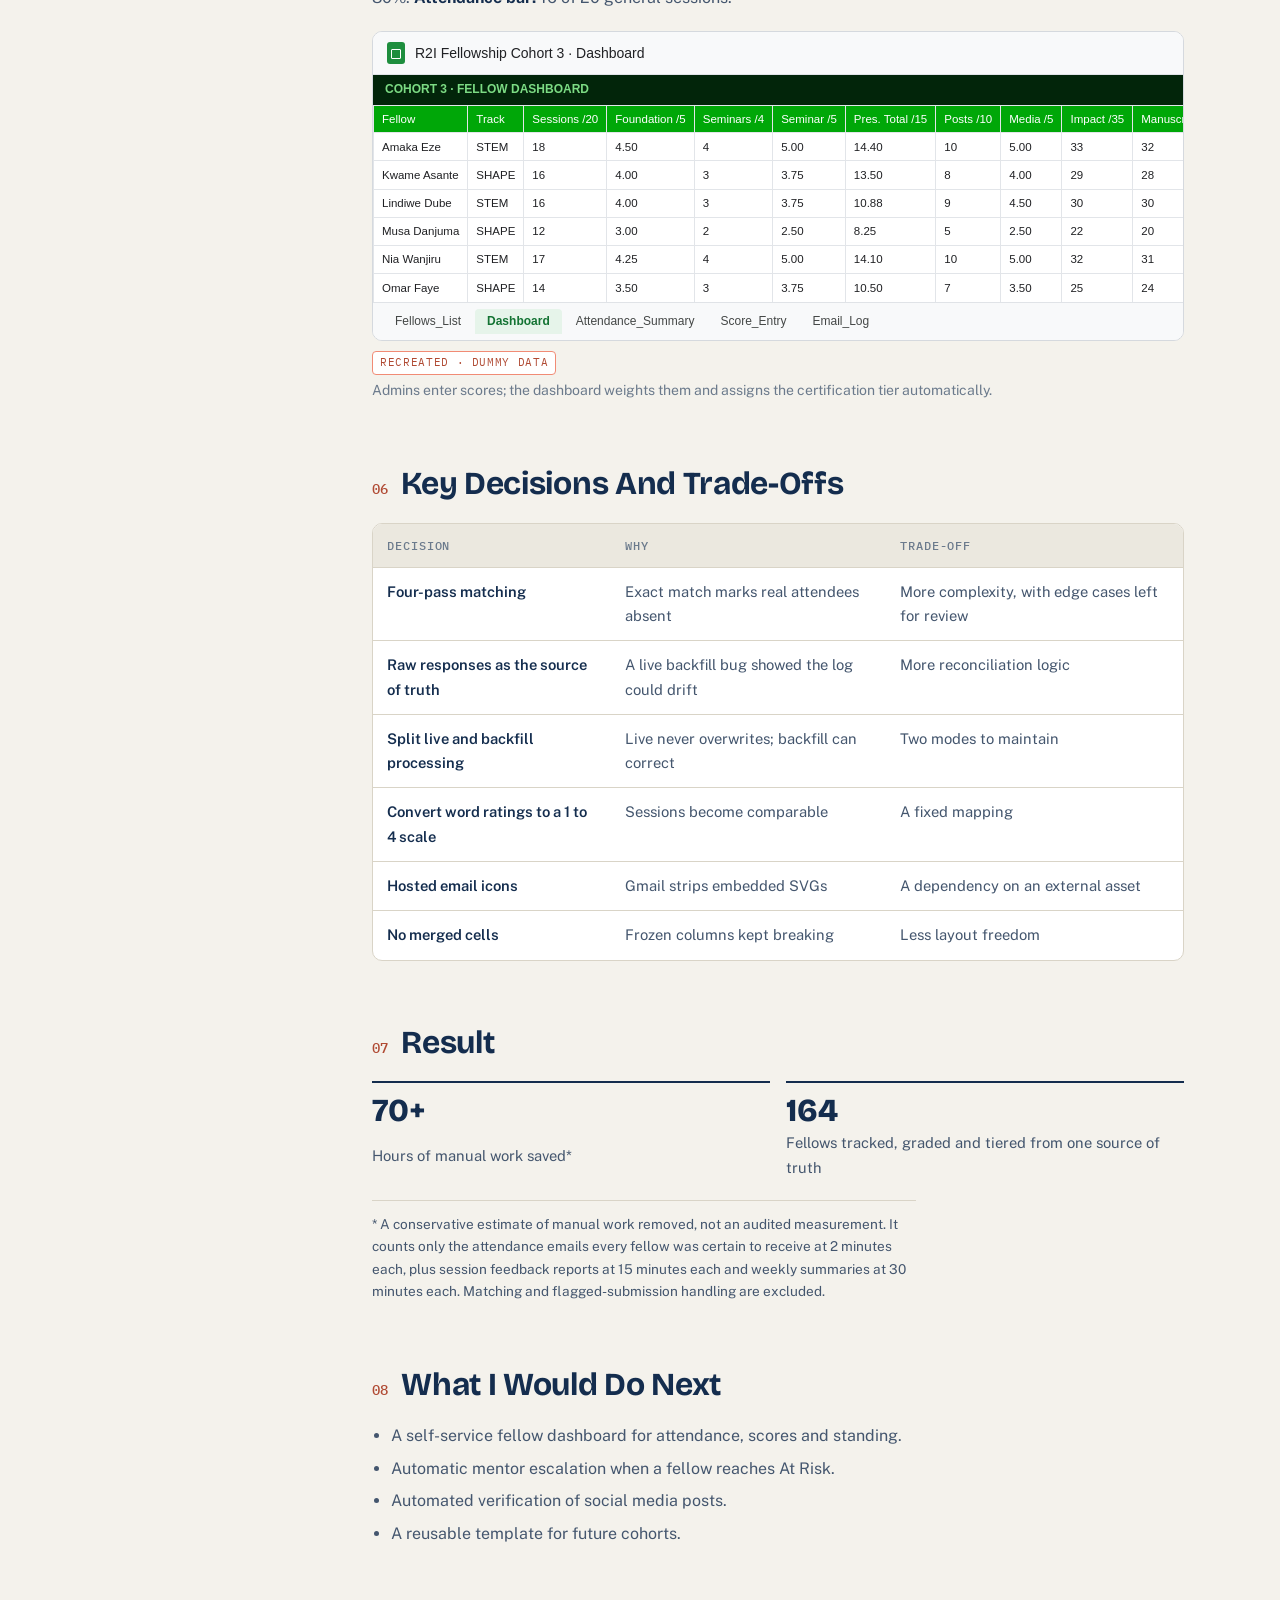
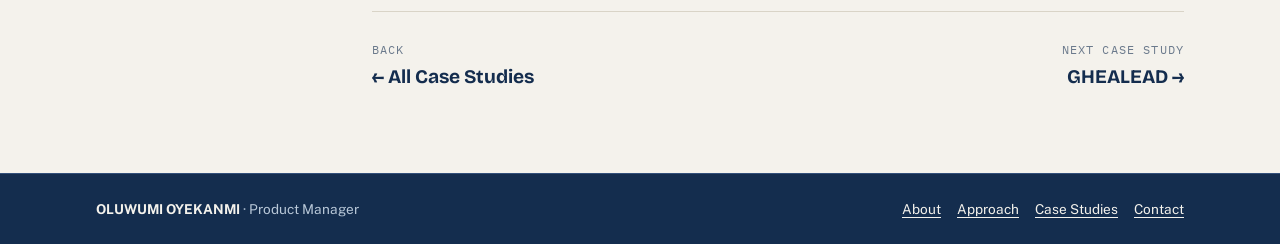
<file: case-studies/wale-lab-r2i.html>
<!doctype html>
<html lang="en">
<head>
<meta charset="utf-8">
<meta name="viewport" content="width=device-width, initial-scale=1, viewport-fit=cover">
<title>Wale Lab R2I Dashboard · Oluwumi Oyekanmi</title>
<meta name="claude:viewport-fit-sides" content="cover">
<meta name="description" content="How I built attendance tracking, four-pass identity matching, weighted grading and feedback routing for a 164-fellow research fellowship.">
<meta property="og:title" content="Wale Lab R2I Dashboard · Oluwumi Oyekanmi">
<meta property="og:description" content="How I built attendance tracking, four-pass identity matching, weighted grading and feedback routing for a 164-fellow research fellowship.">
<link rel="preconnect" href="https://fonts.googleapis.com">
<link rel="preconnect" href="https://fonts.gstatic.com" crossorigin>
<link rel="stylesheet" href="https://fonts.googleapis.com/css2?family=Bricolage+Grotesque:opsz,wght@12..96,500..800&family=IBM+Plex+Mono:wght@400;500;600&family=Public+Sans:ital,wght@0,400;0,500;0,600;0,700;1,400&display=swap">
<link rel="stylesheet" href="../assets/css/style.css">
</head>
<body data-base="../">
<a class="skip" href="#main">Skip To Content</a>

<header class="site-header">
  <div class="wrap">
    <a class="brand" href="../">OLUWUMI OYEKANMI</a>
    <nav class="nav" aria-label="Main">
      <a class="hide-sm" href="../#about">About</a>
      <a class="hide-sm" href="../#approach">Approach</a>
      <details class="dropdown">
        <summary>Case Studies</summary>
        <div class="dropdown-menu" data-case-menu></div>
      </details>
      <a href="../#contact">Contact</a>
      <button class="theme-toggle" type="button" aria-label="Switch Theme">&#9790;</button>
    </nav>
  </div>
</header>

<main id="main">
  <section class="cs-hero">
    <div class="wrap">
      <a class="back" href="../#work">&larr; All Case Studies</a>
      <p class="eyebrow">Case Study 04 · Education</p>
      <h1>Wale Lab R2I Dashboard</h1>
      <p class="cs-sub">Graduation Decisions Built On Data You Can Trust</p>
      <dl class="cs-meta">
        <div><dt>Role</dt><dd>Product Owner And Builder<small>Technical Contractor</small></dd></div>
        <div><dt>Status</dt><dd><span class="status status-completed">Completed</span><small>Research To Impact Fellowship, Cohort 3</small></dd></div>
        <div><dt>Users</dt><dd>Fellows · Facilitators · Admins</dd></div>
        <div><dt>Platform</dt><dd>Google Sheets · Forms · Apps Script · Gmail<small>Built with Claude</small></dd></div>
      </dl>
    </div>
  </section>

  <div class="wrap cs-layout">
    <nav class="toc" aria-label="On This Page">
      <p>On This Page</p>
      <a href="#overview">Overview</a>
      <a href="#problem">The Problem</a>
      <a href="#principles">Design Principles</a>
      <a href="#how">How It Works</a>
      <a href="#grading">Grading Model</a>
      <a href="#decisions">Key Decisions</a>
      <a href="#result">Result</a>
      <a href="#next">What I Would Do Next</a>
    </nav>

    <article class="article">
      <section id="overview">
        <h2><span class="n">01</span>Overview</h2>
        <div class="results">
          <div class="result"><span class="big">164</span><span>Fellows</span></div>
          <div class="result"><span class="big">2</span><span>Research tracks: STEM and SHAPE</span></div>
          <div class="result"><span class="big">20</span><span>Sessions tracked</span></div>
          <div class="result"><span class="big">80%</span><span>Attendance bar to certify</span></div>
        </div>
        <p class="lead">A 10-week research fellowship with a weighted credit system and a hard attendance bar. Attendance sat in about 20 separate form tabs, and fellows typed in their own details.</p>
        <p>I owned the product end to end, from requirements to data architecture to build, iterating while the cohort was live for Wale Lab, the research and innovation hub of Wale University. The core requirement: no data error should decide who graduates.</p>
        <div class="privacy"><span class="src src-recreated">Dummy Data</span><span>Every visual on this page is recreated from the live product with invented fellows, IDs, scores and figures.</span></div>
      </section>

      <section id="problem">
        <h2><span class="n">02</span>The Problem</h2>
        <ul>
          <li>Attendance fragmented across about 20 form tabs.</li>
          <li>Fellows could fall below the bar before anyone noticed.</li>
          <li>Messy self-entered data: reversed names, middle names, student ID typos and mismatched emails.</li>
          <li>Feedback that had to reach only the right track, STEM or SHAPE.</li>
          <li>No weekly view of programme health.</li>
        </ul>
      </section>

      <section id="principles">
        <h2><span class="n">03</span>Design Principles</h2>
        <div class="users">
          <div class="user"><h3>Early Warnings Change Behaviour</h3><p>Tell fellows the same day, while they can still recover.</p></div>
          <div class="user"><h3>Never Trust Self-Entered Data As-Is</h3><p>Matching must tolerate human error.</p></div>
          <div class="user"><h3>Feedback Must Reach The Right People</h3><p>Route it by track, or it becomes noise.</p></div>
          <div class="user"><h3>Admins Need A Digest</h3><p>Not another spreadsheet to remember to check.</p></div>
          <div class="user"><h3>No Code To Operate</h3><p>Every routine task runs from a menu.</p></div>
        </div>
      </section>

      <section id="how">
        <h2><span class="n">04</span>How It Works</h2>
        <div class="flow">
          <div class="flow-step"><span class="k">Module 1</span><b>Attendance Engine</b><span>Reads every session's responses and marks Present or Absent.</span></div>
          <div class="flow-step hot"><span class="k">Module 2</span><b>Four-Pass Matching</b><span>Resolves reversed names, middle names, ID typos and mismatched emails.</span></div>
          <div class="flow-step"><span class="k">Module 3</span><b>Grading Dashboard</b><span>Score entry feeds automatic grades and tiers.</span></div>
          <div class="flow-step"><span class="k">Module 4</span><b>Feedback Routing</b><span>Seven-point ratings routed to the right track.</span></div>
          <div class="flow-step"><span class="k">Module 5</span><b>Admin Digest</b><span>No-code menu and a Monday summary.</span></div>
        </div>
        <p>Every evening, each fellow receives <strong>Attendance Confirmed</strong> with a running count, or <strong>Absence Recorded</strong> with a 48-hour correction window. Standing: <strong>On Track</strong> (0 to 2 missed), <strong>At Risk</strong> (3 to 4) and <strong>Out</strong> (5 or more). Fellows marked Out leave routine updates. Anything still unmatched goes to admins as a <strong>Flagged Submission Alert</strong> before the window closes.</p>

        <figure class="figure mockwrap">
          <div class="mock" id="thumb-src">
            <div class="sheet-bar"><span class="sheet-icon"></span><span class="sheet-title">R2I Fellowship Cohort 3 · Dashboard</span></div>
            <div style="background:#02250A;color:#7CDB84;font-weight:700;font-size:12px;padding:6px 12px">COHORT 3 · ATTENDANCE SUMMARY <span style="color:#B9D8BC;font-weight:400;font-style:italic">· Reads directly from session tabs</span></div>
            <div class="sheet-scroll"><table class="grid"><tr style="background:#02250A"><th style="color:#FFF;background:#02250A">Student ID</th><th style="color:#FFF;background:#02250A">Fellow</th><th style="color:#FFF;background:#02250A">Track</th><th style="color:#FFF;background:#02250A">Wk1 Wed</th><th style="color:#FFF;background:#02250A">Wk1 Fri</th><th style="color:#FFF;background:#02250A">Wk2 Wed</th><th style="color:#FFF;background:#02250A">Wk2 Fri</th><th style="color:#FFF;background:#02250A">Wk3 Wed</th><th style="color:#FFF;background:#02250A">Wk3 Fri</th><th style="color:#FFF;background:#02250A">Wk4 Wed</th><th style="color:#FFF;background:#02250A">Wk4 Fri</th><th style="color:#FFF;background:#02250A">Wk5 Wed</th><th style="color:#FFF;background:#02250A">Wk5 Fri</th><th style="color:#FFF;background:#02250A">Wk6 Wed</th><th style="color:#FFF;background:#02250A">Wk6 Fri</th><th style="color:#FFF;background:#02250A">Wk7 Wed</th><th style="color:#FFF;background:#02250A">Wk7 Fri</th><th style="color:#FFF;background:#02250A">Wk8 Wed</th><th style="color:#FFF;background:#02250A">Wk8 Fri</th><th style="color:#FFF;background:#02250A">Wk9 Wed</th><th style="color:#FFF;background:#02250A">Wk9 Fri</th><th style="color:#FFF;background:#02250A">Wk10 Wed</th><th style="color:#FFF;background:#02250A">Wk10 Fri</th><th style="color:#FFF;background:#02250A">Attended</th><th style="color:#FFF;background:#02250A">Missed</th><th style="color:#FFF;background:#02250A">Standing</th></tr><tr><td>R2I-STEM-0101</td><td>Amaka Eze</td><td>STEM</td><td style="text-align:center;background:#E6F4EA;color:#188038;font-weight:600">P</td><td style="text-align:center;background:#E6F4EA;color:#188038;font-weight:600">P</td><td style="text-align:center;background:#E6F4EA;color:#188038;font-weight:600">P</td><td style="text-align:center;background:#E6F4EA;color:#188038;font-weight:600">P</td><td style="text-align:center;background:#FDECEC;color:#C5221F;font-weight:600">A</td><td style="text-align:center;background:#E6F4EA;color:#188038;font-weight:600">P</td><td style="text-align:center;background:#E6F4EA;color:#188038;font-weight:600">P</td><td style="text-align:center;background:#E6F4EA;color:#188038;font-weight:600">P</td><td style="text-align:center;background:#E6F4EA;color:#188038;font-weight:600">P</td><td style="text-align:center;background:#E6F4EA;color:#188038;font-weight:600">P</td><td style="text-align:center;background:#FDECEC;color:#C5221F;font-weight:600">A</td><td style="text-align:center;background:#E6F4EA;color:#188038;font-weight:600">P</td><td style="text-align:center;background:#E6F4EA;color:#188038;font-weight:600">P</td><td style="text-align:center;background:#E6F4EA;color:#188038;font-weight:600">P</td><td style="text-align:center;background:#E6F4EA;color:#188038;font-weight:600">P</td><td style="text-align:center;background:#E6F4EA;color:#188038;font-weight:600">P</td><td style="text-align:center;background:#E6F4EA;color:#188038;font-weight:600">P</td><td style="text-align:center;background:#E6F4EA;color:#188038;font-weight:600">P</td><td style="text-align:center;background:#E6F4EA;color:#188038;font-weight:600">P</td><td style="text-align:center;background:#E6F4EA;color:#188038;font-weight:600">P</td><td class="num">18</td><td class="num">2</td><td><span class="chip-s" style="background:#D4EDDA;color:#1E6B34">ON TRACK</span></td></tr><tr><td>R2I-SHPE-0102</td><td>Kwame Asante</td><td>SHAPE</td><td style="text-align:center;background:#E6F4EA;color:#188038;font-weight:600">P</td><td style="text-align:center;background:#FDECEC;color:#C5221F;font-weight:600">A</td><td style="text-align:center;background:#FDECEC;color:#C5221F;font-weight:600">A</td><td style="text-align:center;background:#FDECEC;color:#C5221F;font-weight:600">A</td><td style="text-align:center;background:#E6F4EA;color:#188038;font-weight:600">P</td><td style="text-align:center;background:#E6F4EA;color:#188038;font-weight:600">P</td><td style="text-align:center;background:#E6F4EA;color:#188038;font-weight:600">P</td><td style="text-align:center;background:#E6F4EA;color:#188038;font-weight:600">P</td><td style="text-align:center;background:#E6F4EA;color:#188038;font-weight:600">P</td><td style="text-align:center;background:#E6F4EA;color:#188038;font-weight:600">P</td><td style="text-align:center;background:#E6F4EA;color:#188038;font-weight:600">P</td><td style="text-align:center;background:#E6F4EA;color:#188038;font-weight:600">P</td><td style="text-align:center;background:#FDECEC;color:#C5221F;font-weight:600">A</td><td style="text-align:center;background:#E6F4EA;color:#188038;font-weight:600">P</td><td style="text-align:center;background:#E6F4EA;color:#188038;font-weight:600">P</td><td style="text-align:center;background:#E6F4EA;color:#188038;font-weight:600">P</td><td style="text-align:center;background:#E6F4EA;color:#188038;font-weight:600">P</td><td style="text-align:center;background:#E6F4EA;color:#188038;font-weight:600">P</td><td style="text-align:center;background:#E6F4EA;color:#188038;font-weight:600">P</td><td style="text-align:center;background:#E6F4EA;color:#188038;font-weight:600">P</td><td class="num">16</td><td class="num">4</td><td><span class="chip-s" style="background:#FFF3CD;color:#8A6200">AT RISK</span></td></tr><tr><td>R2I-STEM-0103</td><td>Lindiwe Dube</td><td>STEM</td><td style="text-align:center;background:#E6F4EA;color:#188038;font-weight:600">P</td><td style="text-align:center;background:#FDECEC;color:#C5221F;font-weight:600">A</td><td style="text-align:center;background:#E6F4EA;color:#188038;font-weight:600">P</td><td style="text-align:center;background:#E6F4EA;color:#188038;font-weight:600">P</td><td style="text-align:center;background:#E6F4EA;color:#188038;font-weight:600">P</td><td style="text-align:center;background:#E6F4EA;color:#188038;font-weight:600">P</td><td style="text-align:center;background:#E6F4EA;color:#188038;font-weight:600">P</td><td style="text-align:center;background:#E6F4EA;color:#188038;font-weight:600">P</td><td style="text-align:center;background:#E6F4EA;color:#188038;font-weight:600">P</td><td style="text-align:center;background:#E6F4EA;color:#188038;font-weight:600">P</td><td style="text-align:center;background:#E6F4EA;color:#188038;font-weight:600">P</td><td style="text-align:center;background:#FDECEC;color:#C5221F;font-weight:600">A</td><td style="text-align:center;background:#E6F4EA;color:#188038;font-weight:600">P</td><td style="text-align:center;background:#E6F4EA;color:#188038;font-weight:600">P</td><td style="text-align:center;background:#E6F4EA;color:#188038;font-weight:600">P</td><td style="text-align:center;background:#E6F4EA;color:#188038;font-weight:600">P</td><td style="text-align:center;background:#FDECEC;color:#C5221F;font-weight:600">A</td><td style="text-align:center;background:#E6F4EA;color:#188038;font-weight:600">P</td><td style="text-align:center;background:#FDECEC;color:#C5221F;font-weight:600">A</td><td style="text-align:center;background:#E6F4EA;color:#188038;font-weight:600">P</td><td class="num">16</td><td class="num">4</td><td><span class="chip-s" style="background:#FFF3CD;color:#8A6200">AT RISK</span></td></tr><tr><td>R2I-SHPE-0104</td><td>Musa Danjuma</td><td>SHAPE</td><td style="text-align:center;background:#E6F4EA;color:#188038;font-weight:600">P</td><td style="text-align:center;background:#FDECEC;color:#C5221F;font-weight:600">A</td><td style="text-align:center;background:#FDECEC;color:#C5221F;font-weight:600">A</td><td style="text-align:center;background:#FDECEC;color:#C5221F;font-weight:600">A</td><td style="text-align:center;background:#E6F4EA;color:#188038;font-weight:600">P</td><td style="text-align:center;background:#E6F4EA;color:#188038;font-weight:600">P</td><td style="text-align:center;background:#FDECEC;color:#C5221F;font-weight:600">A</td><td style="text-align:center;background:#E6F4EA;color:#188038;font-weight:600">P</td><td style="text-align:center;background:#E6F4EA;color:#188038;font-weight:600">P</td><td style="text-align:center;background:#E6F4EA;color:#188038;font-weight:600">P</td><td style="text-align:center;background:#E6F4EA;color:#188038;font-weight:600">P</td><td style="text-align:center;background:#E6F4EA;color:#188038;font-weight:600">P</td><td style="text-align:center;background:#E6F4EA;color:#188038;font-weight:600">P</td><td style="text-align:center;background:#FDECEC;color:#C5221F;font-weight:600">A</td><td style="text-align:center;background:#FDECEC;color:#C5221F;font-weight:600">A</td><td style="text-align:center;background:#E6F4EA;color:#188038;font-weight:600">P</td><td style="text-align:center;background:#FDECEC;color:#C5221F;font-weight:600">A</td><td style="text-align:center;background:#E6F4EA;color:#188038;font-weight:600">P</td><td style="text-align:center;background:#FDECEC;color:#C5221F;font-weight:600">A</td><td style="text-align:center;background:#E6F4EA;color:#188038;font-weight:600">P</td><td class="num">12</td><td class="num">8</td><td><span class="chip-s" style="background:#F8D7DA;color:#8E1B24">OUT</span></td></tr><tr><td>R2I-STEM-0105</td><td>Nia Wanjiru</td><td>STEM</td><td style="text-align:center;background:#E6F4EA;color:#188038;font-weight:600">P</td><td style="text-align:center;background:#FDECEC;color:#C5221F;font-weight:600">A</td><td style="text-align:center;background:#E6F4EA;color:#188038;font-weight:600">P</td><td style="text-align:center;background:#E6F4EA;color:#188038;font-weight:600">P</td><td style="text-align:center;background:#E6F4EA;color:#188038;font-weight:600">P</td><td style="text-align:center;background:#E6F4EA;color:#188038;font-weight:600">P</td><td style="text-align:center;background:#E6F4EA;color:#188038;font-weight:600">P</td><td style="text-align:center;background:#E6F4EA;color:#188038;font-weight:600">P</td><td style="text-align:center;background:#E6F4EA;color:#188038;font-weight:600">P</td><td style="text-align:center;background:#E6F4EA;color:#188038;font-weight:600">P</td><td style="text-align:center;background:#E6F4EA;color:#188038;font-weight:600">P</td><td style="text-align:center;background:#E6F4EA;color:#188038;font-weight:600">P</td><td style="text-align:center;background:#E6F4EA;color:#188038;font-weight:600">P</td><td style="text-align:center;background:#FDECEC;color:#C5221F;font-weight:600">A</td><td style="text-align:center;background:#E6F4EA;color:#188038;font-weight:600">P</td><td style="text-align:center;background:#E6F4EA;color:#188038;font-weight:600">P</td><td style="text-align:center;background:#E6F4EA;color:#188038;font-weight:600">P</td><td style="text-align:center;background:#FDECEC;color:#C5221F;font-weight:600">A</td><td style="text-align:center;background:#E6F4EA;color:#188038;font-weight:600">P</td><td style="text-align:center;background:#E6F4EA;color:#188038;font-weight:600">P</td><td class="num">17</td><td class="num">3</td><td><span class="chip-s" style="background:#FFF3CD;color:#8A6200">AT RISK</span></td></tr><tr><td>R2I-SHPE-0106</td><td>Omar Faye</td><td>SHAPE</td><td style="text-align:center;background:#FDECEC;color:#C5221F;font-weight:600">A</td><td style="text-align:center;background:#FDECEC;color:#C5221F;font-weight:600">A</td><td style="text-align:center;background:#E6F4EA;color:#188038;font-weight:600">P</td><td style="text-align:center;background:#FDECEC;color:#C5221F;font-weight:600">A</td><td style="text-align:center;background:#E6F4EA;color:#188038;font-weight:600">P</td><td style="text-align:center;background:#E6F4EA;color:#188038;font-weight:600">P</td><td style="text-align:center;background:#E6F4EA;color:#188038;font-weight:600">P</td><td style="text-align:center;background:#FDECEC;color:#C5221F;font-weight:600">A</td><td style="text-align:center;background:#E6F4EA;color:#188038;font-weight:600">P</td><td style="text-align:center;background:#E6F4EA;color:#188038;font-weight:600">P</td><td style="text-align:center;background:#E6F4EA;color:#188038;font-weight:600">P</td><td style="text-align:center;background:#E6F4EA;color:#188038;font-weight:600">P</td><td style="text-align:center;background:#FDECEC;color:#C5221F;font-weight:600">A</td><td style="text-align:center;background:#E6F4EA;color:#188038;font-weight:600">P</td><td style="text-align:center;background:#E6F4EA;color:#188038;font-weight:600">P</td><td style="text-align:center;background:#E6F4EA;color:#188038;font-weight:600">P</td><td style="text-align:center;background:#E6F4EA;color:#188038;font-weight:600">P</td><td style="text-align:center;background:#E6F4EA;color:#188038;font-weight:600">P</td><td style="text-align:center;background:#FDECEC;color:#C5221F;font-weight:600">A</td><td style="text-align:center;background:#E6F4EA;color:#188038;font-weight:600">P</td><td class="num">14</td><td class="num">6</td><td><span class="chip-s" style="background:#F8D7DA;color:#8E1B24">OUT</span></td></tr></table></div>
            <div class="sheet-tabs"><span>Fellows_List</span><span>Dashboard</span><span class="on">Attendance_Summary</span><span>Score_Entry</span><span>Email_Log</span></div>
          </div>
          <figcaption><span class="tagline"><span class="src src-recreated">Recreated · Dummy Data</span></span><span>The attendance summary reads straight from the raw session responses, so a fault in the processing log can never reach it.</span></figcaption>
        </figure>

        <div class="gallery two">
          <figure class="figure mockwrap">
            <div class="mail">
              <div class="mail-meta"><span class="mail-subject">R2I Cohort 3 · Attendance Confirmed</span><span class="mail-from">Wale Lab · to Amaka</span></div>
              <div class="mail-card">
                <div style="background:#00A708;color:#FFFFFF;padding:16px 20px;text-align:center;border-bottom:4px solid #F7921E"><div style="font-weight:800;font-size:17px">Wale Lab | Wale University</div><div style="font-size:12px;font-weight:600">Research To Impact Fellowship · Cohort 3</div></div>
                <div class="mail-body">
                  <p>Dear Amaka,</p>
                  <p>Your attendance at today's general session has been recorded.</p>
                  <div style="background:#E6F4EA;border-radius:8px;padding:12px;text-align:center;color:#02250A"><div style="font-size:11px;letter-spacing:.1em;font-weight:700;color:#00A708">ATTENDANCE CONFIRMED</div><div style="font-size:26px;font-weight:800">12 of 20</div><div style="font-size:11px">sessions attended so far · Week 6, Friday</div></div>
                  <table class="mtable"><tr><td>Student ID</td><td>R2I-STEM-0101</td></tr><tr><td>Track</td><td>STEM</td></tr><tr><td>Mentor</td><td>Sample Mentor A</td></tr></table>
                  <p style="font-size:12px;background:#FFF5E9;padding:8px 10px;border-radius:6px;color:#7A4A0B"><b style="color:#7A4A0B">Graduation requirements:</b> 16 of 20 sessions · 3 of 4 seminars · 4 progress presentations · 10 weekly posts · manuscript · impact project · Demo Day pitch.</p>
                </div>
                <div class="mail-foot" style="background:#F7921E;color:#FFFFFF;display:grid;gap:6px;justify-items:center;padding:16px 20px"><span style="display:flex;gap:8px"><span style="display:inline-grid;place-items:center;width:30px;height:30px;border-radius:7px;background:#2B2B2B;color:#FFFFFF;font-size:11px;font-weight:700;font-family:Arial,sans-serif">in</span><span style="display:inline-grid;place-items:center;width:30px;height:30px;border-radius:7px;background:#2B2B2B;color:#FFFFFF;font-size:11px;font-weight:700;font-family:Arial,sans-serif">IG</span></span><span style="width:60%;border-top:1px solid rgba(255,255,255,.45)"></span><span style="font-weight:800;font-size:14px;color:#FFF6D6">Wale Lab | Wale University</span><span style="letter-spacing:.06em;color:#FFF6D6">Research to Impact Fellowship · Cohort 3</span><span style="font-size:10px;color:#FFF0E0">© Wale University. All rights reserved.</span></div>
              </div>
            </div>
            <figcaption><span class="tagline"><span class="src src-recreated">Recreated · Dummy Data</span></span><span>Same-day confirmation with a running count and the full graduation requirements.</span></figcaption>
          </figure>
          <figure class="figure mockwrap">
            <div class="mail">
              <div class="mail-meta"><span class="mail-subject">R2I Cohort 3 · Session Absence Noted</span><span class="mail-from">Wale Lab · to Musa</span></div>
              <div class="mail-card">
                <div style="background:#00A708;color:#FFFFFF;padding:16px 20px;text-align:center;border-bottom:4px solid #F7921E"><div style="font-weight:800;font-size:17px">Wale Lab | Wale University</div><div style="font-size:12px;font-weight:600">Research To Impact Fellowship · Cohort 3</div></div>
                <div class="mail-body">
                  <p>Dear Musa,</p>
                  <p>Our records show you were not in attendance at today's general session.</p>
                  <div style="background:#FDECEC;border-radius:8px;padding:12px;text-align:center;color:#5B1414"><div style="font-size:11px;letter-spacing:.1em;font-weight:700;color:#C5221F">ABSENCE RECORDED</div><div style="font-size:26px;font-weight:800">9 of 20</div><div style="font-size:11px">sessions attended so far · Week 6, Friday</div></div>
                  <p style="font-size:12px;border-left:3px solid #F7921E;padding:6px 10px;background:#FFF5E9;color:#7A4A0B">If you submitted the attendance form but had a technical problem, contact the admin team <b style="color:#7A4A0B">within 48 hours</b> with evidence of your submission.</p>
                  <span class="mail-btn" style="background:#00A708">Contact The Admin Team</span>
                </div>
                <div class="mail-foot" style="background:#F7921E;color:#FFFFFF;display:grid;gap:6px;justify-items:center;padding:16px 20px"><span style="display:flex;gap:8px"><span style="display:inline-grid;place-items:center;width:30px;height:30px;border-radius:7px;background:#2B2B2B;color:#FFFFFF;font-size:11px;font-weight:700;font-family:Arial,sans-serif">in</span><span style="display:inline-grid;place-items:center;width:30px;height:30px;border-radius:7px;background:#2B2B2B;color:#FFFFFF;font-size:11px;font-weight:700;font-family:Arial,sans-serif">IG</span></span><span style="width:60%;border-top:1px solid rgba(255,255,255,.45)"></span><span style="font-weight:800;font-size:14px;color:#FFF6D6">Wale Lab | Wale University</span><span style="letter-spacing:.06em;color:#FFF6D6">Research to Impact Fellowship · Cohort 3</span><span style="font-size:10px;color:#FFF0E0">© Wale University. All rights reserved.</span></div>
              </div>
            </div>
            <figcaption><span class="tagline"><span class="src src-recreated">Recreated · Dummy Data</span></span><span>Every absence comes with a 48-hour window to correct it, so a form glitch does not cost a fellow their attendance.</span></figcaption>
          </figure>
          <figure class="figure mockwrap">
            <div class="mail">
              <div class="mail-meta"><span class="mail-subject">Unverified Attendance Submissions · Wk6 Fri</span><span class="mail-from">Wale Lab · to Admin Team</span></div>
              <div class="mail-card">
                <div style="background:#00A708;color:#FFFFFF;padding:14px 20px;text-align:center;border-bottom:4px solid #F7921E"><div style="font-weight:800;font-size:16px">Wale Lab | Wale University</div></div>
                <div class="mail-body">
                  <p><b>Unverified Attendance Submissions</b></p>
                  <p>These submissions could not be matched to any enrolled fellow. Resolve each one before the 48-hour correction window closes.</p>
                  <table class="mtable"><tr><th>#</th><th>Name</th><th>Email</th><th>Student ID</th></tr><tr><td>1</td><td>A. Ezeh</td><td>unmatched1@example.com</td><td>R2I-STEM-01O1</td></tr><tr><td>2</td><td>Sample Name</td><td>unmatched2@example.com</td><td>None</td></tr></table>
                  <p style="font-size:12px;color:#5F6368">Not recorded as present. No fellow email has been sent.</p>
                  <span class="mail-btn" style="background:#02250A">Open Dashboard Sheet</span>
                </div>
<div class="mail-foot" style="background:#F7921E;color:#FFFFFF;display:grid;gap:6px;justify-items:center;padding:16px 20px"><span style="display:flex;gap:8px"><span style="display:inline-grid;place-items:center;width:30px;height:30px;border-radius:7px;background:#2B2B2B;color:#FFFFFF;font-size:11px;font-weight:700;font-family:Arial,sans-serif">in</span><span style="display:inline-grid;place-items:center;width:30px;height:30px;border-radius:7px;background:#2B2B2B;color:#FFFFFF;font-size:11px;font-weight:700;font-family:Arial,sans-serif">IG</span></span><span style="width:60%;border-top:1px solid rgba(255,255,255,.45)"></span><span style="font-weight:800;font-size:14px;color:#FFF6D6">Wale Lab | Wale University</span><span style="letter-spacing:.06em;color:#FFF6D6">Research to Impact Fellowship · Cohort 3</span><span style="font-size:10px;color:#FFF0E0">© Wale University. All rights reserved.</span></div>
              </div>
            </div>
            <figcaption><span class="tagline"><span class="src src-recreated">Recreated · Dummy Data</span></span><span>The safety net behind four-pass matching: anything still unmatched goes to a human, never silently to Absent.</span></figcaption>
          </figure>
          <figure class="figure mockwrap">
            <div class="mail">
              <div class="mail-meta"><span class="mail-subject">R2I Cohort 3 · Weekly Attendance Summary</span><span class="mail-from">Wale Lab · to Admin Team</span></div>
              <div class="mail-card">
                <div style="background:#00A708;color:#FFFFFF;padding:14px 20px;text-align:center;border-bottom:4px solid #F7921E"><div style="font-weight:800;font-size:16px">Wale Lab | Wale University</div><div style="font-size:11px;letter-spacing:.14em">WEEKLY ATTENDANCE SUMMARY</div></div>
                <div class="mail-body">
                  <div class="tiles">
                    <div class="tile" style="background:#F1F3F4;color:#202124"><b>12 / 20</b><span>Sessions Run</span></div>
                    <div class="tile" style="background:#F1F3F4;color:#202124"><b>24</b><span>Fellows</span></div>
                  </div>
                  <div class="tiles">
                    <div class="tile" style="background:#E6F4EA;color:#1E6B34"><b>15</b><span>On Track</span></div>
                    <div class="tile" style="background:#FFF8E1;color:#B15C00"><b>6</b><span>At Risk</span></div>
                    <div class="tile" style="background:#FDECEC;color:#C5221F"><b>3</b><span>Out</span></div>
                  </div>
                  <table class="mtable"><tr><th>Session</th><th class="num">Present</th><th class="num">Absent</th></tr><tr><td>Wk6 Wed</td><td class="num">20</td><td class="num">4</td></tr><tr><td>Wk6 Fri</td><td class="num">19</td><td class="num">5</td></tr></table>
                </div>
<div class="mail-foot" style="background:#F7921E;color:#FFFFFF;display:grid;gap:6px;justify-items:center;padding:16px 20px"><span style="display:flex;gap:8px"><span style="display:inline-grid;place-items:center;width:30px;height:30px;border-radius:7px;background:#2B2B2B;color:#FFFFFF;font-size:11px;font-weight:700;font-family:Arial,sans-serif">in</span><span style="display:inline-grid;place-items:center;width:30px;height:30px;border-radius:7px;background:#2B2B2B;color:#FFFFFF;font-size:11px;font-weight:700;font-family:Arial,sans-serif">IG</span></span><span style="width:60%;border-top:1px solid rgba(255,255,255,.45)"></span><span style="font-weight:800;font-size:14px;color:#FFF6D6">Wale Lab | Wale University</span><span style="letter-spacing:.06em;color:#FFF6D6">Research to Impact Fellowship · Cohort 3</span><span style="font-size:10px;color:#FFF0E0">© Wale University. All rights reserved.</span></div>
              </div>
            </div>
            <figcaption><span class="tagline"><span class="src src-recreated">Recreated · Dummy Data</span></span><span>A Monday digest gives admins programme health without opening the sheet.</span></figcaption>
          </figure>
        </div>
      </section>

      <section id="grading">
        <h2><span class="n">05</span>Grading Model</h2>
        <div class="table-wrap">
          <table>
            <thead><tr><th>Component</th><th class="num">Weight</th></tr></thead>
            <tbody>
              <tr><td>Research Foundation</td><td class="num">5%</td></tr>
              <tr><td>Invited Seminars</td><td class="num">5%</td></tr>
              <tr><td>Presentation Skillset</td><td class="num">15%</td></tr>
              <tr><td>Media Outreach</td><td class="num">5%</td></tr>
              <tr><td>Impact Project</td><td class="num">35%</td></tr>
              <tr><td>Manuscript</td><td class="num">35%</td></tr>
            </tbody>
          </table>
        </div>
        <p><strong>Tiers:</strong> Distinction 90% and above · Full Completion 80% to 89% · Non-Completion below 80%. <strong>Attendance bar:</strong> 16 of 20 general sessions.</p>
        <figure class="figure mockwrap">
          <div class="mock">
            <div class="sheet-bar"><span class="sheet-icon"></span><span class="sheet-title">R2I Fellowship Cohort 3 · Dashboard</span></div>
            <div style="background:#02250A;color:#7CDB84;font-weight:700;font-size:12px;padding:6px 12px">COHORT 3 · FELLOW DASHBOARD</div>
            <div class="sheet-scroll"><table class="grid"><tr style="background:#00A708"><th style="color:#FFF;background:#00A708">Fellow</th><th style="color:#FFF;background:#00A708">Track</th><th style="color:#FFF;background:#00A708">Sessions /20</th><th style="color:#FFF;background:#00A708">Foundation /5</th><th style="color:#FFF;background:#00A708">Seminars /4</th><th style="color:#FFF;background:#00A708">Seminar /5</th><th style="color:#FFF;background:#00A708">Pres. Total /15</th><th style="color:#FFF;background:#00A708">Posts /10</th><th style="color:#FFF;background:#00A708">Media /5</th><th style="color:#FFF;background:#00A708">Impact /35</th><th style="color:#FFF;background:#00A708">Manuscript /35</th><th style="color:#FFF;background:#00A708">Final %</th><th style="color:#FFF;background:#00A708">Tier</th></tr><tr><td>Amaka Eze</td><td>STEM</td><td class="num">18</td><td class="num">4.50</td><td class="num">4</td><td class="num">5.00</td><td class="num">14.40</td><td class="num">10</td><td class="num">5.00</td><td class="num">33</td><td class="num">32</td><td class="num"><b>93.90</b></td><td><span class="chip-s" style="background:#D4EDDA;color:#1E6B34">DISTINCTION</span></td></tr><tr><td>Kwame Asante</td><td>SHAPE</td><td class="num">16</td><td class="num">4.00</td><td class="num">3</td><td class="num">3.75</td><td class="num">13.50</td><td class="num">8</td><td class="num">4.00</td><td class="num">29</td><td class="num">28</td><td class="num"><b>82.25</b></td><td><span class="chip-s" style="background:#E1E8F3;color:#33527F">FULL COMPLETION</span></td></tr><tr><td>Lindiwe Dube</td><td>STEM</td><td class="num">16</td><td class="num">4.00</td><td class="num">3</td><td class="num">3.75</td><td class="num">10.88</td><td class="num">9</td><td class="num">4.50</td><td class="num">30</td><td class="num">30</td><td class="num"><b>83.12</b></td><td><span class="chip-s" style="background:#E1E8F3;color:#33527F">FULL COMPLETION</span></td></tr><tr><td>Musa Danjuma</td><td>SHAPE</td><td class="num">12</td><td class="num">3.00</td><td class="num">2</td><td class="num">2.50</td><td class="num">8.25</td><td class="num">5</td><td class="num">2.50</td><td class="num">22</td><td class="num">20</td><td class="num"><b>58.25</b></td><td><span class="chip-s" style="background:#F8D7DA;color:#8E1B24">NON-COMPLETION</span></td></tr><tr><td>Nia Wanjiru</td><td>STEM</td><td class="num">17</td><td class="num">4.25</td><td class="num">4</td><td class="num">5.00</td><td class="num">14.10</td><td class="num">10</td><td class="num">5.00</td><td class="num">32</td><td class="num">31</td><td class="num"><b>91.35</b></td><td><span class="chip-s" style="background:#D4EDDA;color:#1E6B34">DISTINCTION</span></td></tr><tr><td>Omar Faye</td><td>SHAPE</td><td class="num">14</td><td class="num">3.50</td><td class="num">3</td><td class="num">3.75</td><td class="num">10.50</td><td class="num">7</td><td class="num">3.50</td><td class="num">25</td><td class="num">24</td><td class="num"><b>70.25</b></td><td><span class="chip-s" style="background:#F8D7DA;color:#8E1B24">NON-COMPLETION</span></td></tr></table></div>
            <div class="sheet-tabs"><span>Fellows_List</span><span class="on">Dashboard</span><span>Attendance_Summary</span><span>Score_Entry</span><span>Email_Log</span></div>
          </div>
          <figcaption><span class="tagline"><span class="src src-recreated">Recreated · Dummy Data</span></span><span>Admins enter scores; the dashboard weights them and assigns the certification tier automatically.</span></figcaption>
        </figure>
      </section>

      <section id="decisions">
        <h2><span class="n">06</span>Key Decisions And Trade-Offs</h2>
        <div class="table-wrap">
          <table>
            <thead><tr><th>Decision</th><th>Why</th><th>Trade-Off</th></tr></thead>
            <tbody>
              <tr><td>Four-pass matching</td><td>Exact match marks real attendees absent</td><td>More complexity, with edge cases left for review</td></tr>
              <tr><td>Raw responses as the source of truth</td><td>A live backfill bug showed the log could drift</td><td>More reconciliation logic</td></tr>
              <tr><td>Split live and backfill processing</td><td>Live never overwrites; backfill can correct</td><td>Two modes to maintain</td></tr>
              <tr><td>Convert word ratings to a 1 to 4 scale</td><td>Sessions become comparable</td><td>A fixed mapping</td></tr>
              <tr><td>Hosted email icons</td><td>Gmail strips embedded SVGs</td><td>A dependency on an external asset</td></tr>
              <tr><td>No merged cells</td><td>Frozen columns kept breaking</td><td>Less layout freedom</td></tr>
            </tbody>
          </table>
        </div>
      </section>

      <section id="result">
        <h2><span class="n">07</span>Result</h2>
        <div class="results">
          <div class="result"><span class="big">70+</span><span>Hours of manual work saved*</span></div>
          <div class="result"><span class="big">164</span><span>Fellows tracked, graded and tiered from one source of truth</span></div>
        </div>
        <p class="footnote">* A conservative estimate of manual work removed, not an audited measurement. It counts only the attendance emails every fellow was certain to receive at 2 minutes each, plus session feedback reports at 15 minutes each and weekly summaries at 30 minutes each. Matching and flagged-submission handling are excluded.</p>
      </section>

      <section id="next">
        <h2><span class="n">08</span>What I Would Do Next</h2>
        <ul>
          <li>A self-service fellow dashboard for attendance, scores and standing.</li>
          <li>Automatic mentor escalation when a fellow reaches At Risk.</li>
          <li>Automated verification of social media posts.</li>
          <li>A reusable template for future cohorts.</li>
        </ul>
      </section>

      <div class="next-case" data-next-case="wale-lab-r2i"></div>
    </article>
  </div>
</main>

<footer class="site-footer">
  <div class="wrap">
    <span><strong style="color: var(--band-ink)">OLUWUMI OYEKANMI</strong> · Product Manager</span>
    <nav aria-label="Footer">
      <a href="../#about">About</a><a href="../#approach">Approach</a><a href="../#work">Case Studies</a><a href="../#contact">Contact</a>
    </nav>
  </div>
</footer>

<script src="../assets/js/projects.js"></script>
<script src="../assets/js/site.js"></script>
</body>
</html>
</file>
<file: assets/css/style.css>
/* Layout concept: a navy masthead band, then an ivory reading column with numbered sections; case studies use a sticky contents rail beside a 68ch article. */
:root {
  --navy: #142D4E;
  --navy-2: #1C3A62;
  --teal: #167C80;
  --sage: #72B7A5;
  --coral: #F18B75;

  --bg: #F4F2EC;
  --surface: #FFFFFF;
  --surface-2: #EBE8DF;
  --ink: #142D4E;
  --ink-2: #44566E;
  --ink-3: #6B7A8C;
  --line: #D9D4C7;
  --accent: #167C80;
  --accent-ink: #FFFFFF;
  --link: #0F6468;
  --coral-ink: #B04A33;
  --chip-bg: #E2EFEB;
  --chip-ink: #0F5C5F;

  --live-bg: #DDF0E4; --live-ink: #1C6E45;
  --done-bg: #E1E8F3; --done-ink: #33527F;
  --dev-bg: #FBEAD0; --dev-ink: #8A5208;
  --concept-bg: #EEE6F6; --concept-ink: #5B3E86;
  --arch-bg: #ECEBE6; --arch-ink: #5F5E5A;

  --band-bg: #142D4E;
  --band-ink: #F4F2EC;
  --band-ink-2: #B9C8D8;
  --band-line: #33507A;
  --thumb-frame: #FFFFFF;

  --font-display: "Bricolage Grotesque", "Avenir Next", "Segoe UI", sans-serif;
  --font-body: "Public Sans", "Helvetica Neue", Arial, sans-serif;
  --font-mono: "IBM Plex Mono", ui-monospace, "SFMono-Regular", Menlo, monospace;

  --step--1: 0.8125rem;
  --step-0: 1rem;
  --step-1: 1.1875rem;
  --step-2: 1.5rem;
  --step-3: 2rem;
  --step-4: clamp(2.25rem, 5vw, 3.25rem);
  --step-5: clamp(2.75rem, 8vw, 5.5rem);

  --radius: 10px;
  --max: 1120px;
  --gutter-l: max(16px, env(safe-area-inset-left, 0px));
  --gutter-r: max(16px, env(safe-area-inset-right, 0px));
}

@media (prefers-color-scheme: dark) {
  :root:not([data-theme="light"]) {
    --bg: #0D1828; --surface: #142338; --surface-2: #1A2C45;
    --ink: #EDF1F6; --ink-2: #B4C1D1; --ink-3: #8797AA; --line: #2A3D58;
    --accent: #3BA9AD; --accent-ink: #06222A; --link: #6CCBCE; --coral-ink: #F39A86;
    --chip-bg: #183B42; --chip-ink: #9BDCD5;
    --live-bg: #173B2A; --live-ink: #86D9A8;
    --done-bg: #1D2D47; --done-ink: #A9C1E6;
    --dev-bg: #3A2A10; --dev-ink: #F2C27A;
    --concept-bg: #2C2242; --concept-ink: #CDB8EE;
    --arch-bg: #2A2A28; --arch-ink: #C9C7BF;
    --band-bg: #0A1422; --band-ink: #EDF1F6; --band-ink-2: #A7B6C8; --band-line: #253A57; --thumb-frame: #000000;
    color-scheme: dark;
  }
}
:root[data-theme="dark"] {
  --bg: #0D1828; --surface: #142338; --surface-2: #1A2C45;
  --ink: #EDF1F6; --ink-2: #B4C1D1; --ink-3: #8797AA; --line: #2A3D58;
  --accent: #3BA9AD; --accent-ink: #06222A; --link: #6CCBCE; --coral-ink: #F39A86;
  --chip-bg: #183B42; --chip-ink: #9BDCD5;
  --live-bg: #173B2A; --live-ink: #86D9A8;
  --done-bg: #1D2D47; --done-ink: #A9C1E6;
  --dev-bg: #3A2A10; --dev-ink: #F2C27A;
  --concept-bg: #2C2242; --concept-ink: #CDB8EE;
  --arch-bg: #2A2A28; --arch-ink: #C9C7BF;
  --band-bg: #0A1422; --band-ink: #EDF1F6; --band-ink-2: #A7B6C8; --band-line: #253A57; --thumb-frame: #000000;
  color-scheme: dark;
}

*, *::before, *::after { box-sizing: border-box; }
html { scroll-behavior: smooth; }
@media (prefers-reduced-motion: reduce) { html { scroll-behavior: auto; } * { transition: none !important; animation: none !important; } }
body {
  margin: 0;
  background: var(--bg);
  color: var(--ink);
  font-family: var(--font-body);
  font-size: var(--step-0);
  line-height: 1.65;
  -webkit-font-smoothing: antialiased;
}
body::before { content: ""; position: fixed; inset: 0 0 auto; height: env(safe-area-inset-top, 0px); z-index: 60; background: var(--band-bg); }
img { max-width: 100%; height: auto; display: block; }
a { color: var(--link); text-underline-offset: 3px; }
a:focus-visible, button:focus-visible, summary:focus-visible { outline: 3px solid var(--coral); outline-offset: 3px; border-radius: 4px; }
h1, h2, h3, h4 { font-family: var(--font-display); line-height: 1.15; text-wrap: balance; margin: 0; letter-spacing: -0.01em; }
p { margin: 0; }
.wrap { max-width: var(--max); margin-inline: auto; padding-left: var(--gutter-l); padding-right: var(--gutter-r); }
.mono { font-family: var(--font-mono); }
.skip { position: absolute; left: -999px; top: 0; background: var(--surface); color: var(--ink); padding: 8px 12px; z-index: 100; }
.skip:focus { left: 16px; top: 16px; }

/* ---------- Header ---------- */
.site-header {
  position: sticky; top: env(safe-area-inset-top, 0px); z-index: 50;
  background: var(--band-bg); color: var(--band-ink);
  border-bottom: 1px solid var(--band-line);
}
.site-header .wrap { display: flex; align-items: center; justify-content: space-between; gap: 16px; padding-block: 14px; }
.brand { font-family: var(--font-display); font-weight: 700; letter-spacing: 0.14em; font-size: 0.9rem; color: var(--band-ink); text-decoration: none; white-space: nowrap; }
.nav { display: flex; align-items: center; gap: 4px; flex-wrap: wrap; justify-content: flex-end; }
.nav a, .nav summary, .theme-toggle {
  color: var(--band-ink-2); text-decoration: none; font-size: 0.875rem; padding: 6px 10px; border-radius: 6px;
  background: none; border: 0; font-family: inherit; cursor: pointer; list-style: none;
}
.nav a:hover, .nav summary:hover, .theme-toggle:hover { color: var(--band-ink); background: var(--navy-2); }
.nav summary::-webkit-details-marker { display: none; }
.dropdown { position: relative; }
.dropdown summary::after { content: " \25BE"; font-size: 0.75em; }
.dropdown-menu {
  position: absolute; right: 0; top: calc(100% + 8px); min-width: 280px;
  background: var(--surface); color: var(--ink); border: 1px solid var(--line); border-radius: var(--radius);
  padding: 6px; box-shadow: 0 12px 32px rgba(10, 20, 34, 0.18); display: grid; gap: 2px;
}
.dropdown-menu a { color: var(--ink); display: grid; gap: 0; padding: 8px 10px; }
.dropdown-menu a:hover { background: var(--surface-2); color: var(--ink); }
.dropdown-menu small { color: var(--ink-3); font-size: 0.75rem; }
.theme-toggle { font-size: 1rem; line-height: 1; padding: 6px 9px; }
@media (max-width: 640px) {
  .nav .hide-sm { display: none; }
  .dropdown-menu { right: -60px; min-width: 250px; }
}

/* ---------- Hero ---------- */
.hero { background: var(--band-bg); color: var(--band-ink); }
.hero .wrap { padding-block: 64px 56px; display: grid; gap: 28px; }
.eyebrow { font-family: var(--font-mono); font-size: 0.75rem; letter-spacing: 0.16em; text-transform: uppercase; color: var(--sage); }
.hero-name { font-family: var(--font-display); font-weight: 800; font-size: var(--step-5); letter-spacing: 0.02em; line-height: 0.95; text-transform: uppercase; }
.hero-name span { display: block; }
.hero-name span:last-child { color: var(--coral); }
.hero-title { display: flex; flex-wrap: wrap; align-items: center; gap: 10px 16px; }
.role-pill { background: var(--coral); color: var(--navy); font-weight: 700; font-size: 0.875rem; padding: 4px 12px; border-radius: 4px; }
.specialties { color: var(--band-ink-2); font-size: 0.9rem; }
.hero-line { font-family: var(--font-display); font-weight: 600; font-size: var(--step-4); max-width: 20ch; line-height: 1.12; text-wrap: balance; }
.hero-intro { display: grid; gap: 12px; max-width: 60ch; color: var(--band-ink-2); font-size: var(--step-1); line-height: 1.55; }
.hero-intro strong { color: var(--band-ink); font-weight: 600; }
.actions { display: flex; flex-wrap: wrap; gap: 12px; align-items: center; }
.btn { display: inline-flex; align-items: center; gap: 8px; padding: 11px 18px; border-radius: 8px; font-weight: 600; font-size: 0.95rem; text-decoration: none; border: 1px solid transparent; }
.btn-primary { background: var(--teal); color: #FFFFFF; }
.btn-primary:hover { background: #12686B; }
.btn-ghost { border-color: var(--coral); color: var(--coral); }
.btn-ghost:hover { background: rgba(241, 139, 117, 0.12); }
.contact-inline { display: flex; flex-wrap: wrap; gap: 6px 18px; font-size: 0.9rem; color: var(--band-ink-2); }
.contact-inline a { color: var(--band-ink); }

/* ---------- Sections ---------- */
.section { padding-block: 72px; border-bottom: 1px solid var(--line); }
.section:last-of-type { border-bottom: 0; }
.section-head { display: grid; gap: 10px; margin-bottom: 36px; max-width: 760px; }
.section-num { font-family: var(--font-mono); font-size: 0.8rem; letter-spacing: 0.12em; color: var(--coral-ink); text-transform: uppercase; }
.section-head h2 { font-size: var(--step-4); }
.prose { display: grid; gap: 16px; max-width: 64ch; color: var(--ink-2); font-size: 1.0625rem; }
.prose strong { color: var(--ink); }

.phases { display: grid; grid-template-columns: repeat(auto-fit, minmax(200px, 1fr)); gap: 0; border-top: 2px solid var(--ink); }
.phase { padding: 20px 20px 22px 0; border-bottom: 1px solid var(--line); display: grid; gap: 8px; align-content: start; }
.phase + .phase { padding-left: 20px; border-left: 1px solid var(--line); }
@media (max-width: 860px) { .phase + .phase { border-left: 0; padding-left: 0; } }
.phase-num { font-family: var(--font-mono); font-size: 0.75rem; color: var(--teal); }
:root[data-theme="dark"] .phase-num { color: var(--accent); }
.phase h3 { font-size: var(--step-1); }
.phase p { color: var(--ink-2); font-size: 0.95rem; }
.tools { margin-top: 28px; display: flex; flex-wrap: wrap; gap: 10px 28px; font-size: 0.9rem; color: var(--ink-2); }
.tools b { color: var(--ink); font-weight: 600; margin-right: 6px; }

/* ---------- Project cards ---------- */
.cards { display: grid; grid-template-columns: minmax(0, 1fr); gap: 24px; }
@media (min-width: 760px) { .cards { grid-template-columns: repeat(2, minmax(0, 1fr)); } }
.card {
  display: grid; grid-template-rows: auto 1fr; background: var(--surface); border: 1px solid var(--line);
  border-radius: 14px; overflow: hidden; text-decoration: none; color: inherit; transition: transform .18s ease, box-shadow .18s ease, border-color .18s ease;
}
.card:hover { transform: translateY(-3px); box-shadow: 0 14px 34px rgba(20, 45, 78, 0.12); border-color: var(--sage); }
.card-thumb { aspect-ratio: 16 / 10; overflow: hidden; background: var(--surface-2); border-bottom: 1px solid var(--line); max-width: 100%; }
.card-thumb img { width: 100%; height: 100%; object-fit: cover; object-position: top left; }
.card-body { padding: 20px 22px 22px; display: grid; gap: 10px; align-content: start; }
.card-meta { display: flex; justify-content: space-between; align-items: center; gap: 10px; flex-wrap: wrap; font-size: 0.8rem; color: var(--ink-3); }
.card h3 { font-size: 1.3rem; }
.card-sub { font-size: 0.9rem; color: var(--teal); font-weight: 600; }
:root[data-theme="dark"] .card-sub { color: var(--accent); }
.card-role { font-size: 0.85rem; color: var(--ink-3); font-family: var(--font-mono); }
.card-desc { color: var(--ink-2); font-size: 0.95rem; }
.tags { display: flex; flex-wrap: wrap; gap: 6px; }
.tag { background: var(--chip-bg); color: var(--chip-ink); font-size: 0.75rem; padding: 3px 9px; border-radius: 4px; font-weight: 600; }
.card-cta { font-weight: 700; color: var(--coral-ink); font-size: 0.9rem; margin-top: 4px; }

.status { display: inline-flex; align-items: center; gap: 6px; font-size: 0.75rem; font-weight: 700; padding: 3px 10px; border-radius: 999px; white-space: nowrap; }
.status::before { content: ""; width: 7px; height: 7px; border-radius: 50%; background: currentColor; }
.status-live { background: var(--live-bg); color: var(--live-ink); }
.status-live::before { box-shadow: 0 0 0 3px rgba(31, 122, 77, 0.18); }
.status-completed { background: var(--done-bg); color: var(--done-ink); }
.status-in-development { background: var(--dev-bg); color: var(--dev-ink); }
.status-concept { background: var(--concept-bg); color: var(--concept-ink); }
.status-archived { background: var(--arch-bg); color: var(--arch-ink); }

/* ---------- Closing ---------- */
.closing { background: var(--band-bg); color: var(--band-ink); }
.closing .wrap { padding-block: 72px; display: grid; gap: 22px; }
.closing h2 { font-size: var(--step-4); max-width: 20ch; }
.closing p { color: var(--band-ink-2); max-width: 60ch; font-size: var(--step-1); }
.closing .big { font-family: var(--font-display); font-weight: 800; font-size: var(--step-3); color: var(--coral); }
.site-footer { background: var(--band-bg); color: var(--band-ink-2); border-top: 1px solid var(--band-line); font-size: 0.85rem; }
.site-footer .wrap { padding-block: 24px; display: flex; flex-wrap: wrap; gap: 10px 24px; justify-content: space-between; align-items: center; }
.site-footer a { color: var(--band-ink); }
.site-footer nav { display: flex; gap: 16px; flex-wrap: wrap; }
.copy-btn { background: none; border: 1px solid var(--band-line); color: var(--band-ink-2); border-radius: 6px; font: inherit; font-size: 0.75rem; padding: 2px 8px; cursor: pointer; margin-left: 6px; }
.copy-btn:hover { color: var(--band-ink); }

/* ---------- Case study ---------- */
.cs-hero { background: var(--band-bg); color: var(--band-ink); }
.cs-hero .wrap { padding-block: 44px 40px; display: grid; gap: 18px; }
.back { color: var(--band-ink-2); text-decoration: none; font-size: 0.875rem; }
.back:hover { color: var(--band-ink); }
.cs-hero h1 { font-size: var(--step-5); font-weight: 800; letter-spacing: 0.01em; }
.cs-sub { font-family: var(--font-display); font-size: var(--step-2); color: var(--coral); font-weight: 600; max-width: 26ch; }
.cs-meta { display: grid; grid-template-columns: repeat(auto-fit, minmax(170px, 1fr)); gap: 16px 24px; padding-top: 20px; border-top: 1px solid var(--band-line); margin-top: 6px; }
.cs-meta dt { font-family: var(--font-mono); font-size: 0.7rem; letter-spacing: 0.12em; text-transform: uppercase; color: var(--sage); }
.cs-meta dd { margin: 4px 0 0; font-size: 0.95rem; }
.cs-meta dd small { display: block; color: var(--band-ink-2); font-size: 0.8rem; }

.cs-layout { display: grid; grid-template-columns: 220px minmax(0, 1fr); gap: 56px; padding-block: 56px 80px; }
@media (max-width: 960px) { .cs-layout { grid-template-columns: minmax(0, 1fr); gap: 24px; } .toc { position: static !important; } }
.toc { position: sticky; top: calc(env(safe-area-inset-top, 0px) + 84px); align-self: start; display: grid; gap: 4px; font-size: 0.85rem; }
.toc p { font-family: var(--font-mono); font-size: 0.7rem; letter-spacing: 0.12em; text-transform: uppercase; color: var(--ink-3); margin-bottom: 6px; }
.toc a { color: var(--ink-2); text-decoration: none; padding: 4px 0 4px 12px; border-left: 2px solid var(--line); }
.toc a:hover, .toc a.active { color: var(--ink); border-left-color: var(--coral); }
@media (max-width: 960px) { .toc { display: flex; flex-wrap: wrap; gap: 6px; } .toc p { width: 100%; } .toc a { border: 1px solid var(--line); border-radius: 999px; padding: 4px 10px; } }

.article { display: grid; gap: 64px; min-width: 0; }
.article section { display: grid; gap: 20px; min-width: 0; scroll-margin-top: 90px; }
.article h2 { font-size: var(--step-3); display: flex; gap: 14px; align-items: baseline; }
.article h2 .n { font-family: var(--font-mono); font-size: 0.85rem; color: var(--coral-ink); font-weight: 500; }
.article h3 { font-size: var(--step-1); }
.article p, .article li { color: var(--ink-2); max-width: 68ch; }
.article strong { color: var(--ink); }
.article ul, .article ol { margin: 0; padding-left: 1.2em; display: grid; gap: 6px; }
.lead { font-size: 1.15rem; line-height: 1.6; color: var(--ink) !important; }

.callout { border-left: 3px solid var(--coral); background: var(--surface); padding: 16px 20px; border-radius: 0; display: grid; gap: 6px; max-width: 72ch; }
.callout .label { font-family: var(--font-mono); font-size: 0.72rem; letter-spacing: 0.1em; text-transform: uppercase; color: var(--coral-ink); }
.callout p { color: var(--ink); }

.reframe { display: grid; grid-template-columns: repeat(auto-fit, minmax(240px, 1fr)); gap: 16px; }
.reframe > div { background: var(--surface); border: 1px solid var(--line); border-radius: var(--radius); padding: 18px 20px; display: grid; gap: 6px; }
.reframe .k { font-family: var(--font-mono); font-size: 0.72rem; letter-spacing: 0.1em; text-transform: uppercase; color: var(--ink-3); }
.reframe .v { font-family: var(--font-display); font-size: 1.2rem; font-weight: 600; color: var(--ink); line-height: 1.3; }
.reframe .is-real { border-color: var(--teal); background: var(--chip-bg); }

.users { display: grid; grid-template-columns: repeat(auto-fit, minmax(min(100%, 180px), 1fr)); gap: 16px; }
.user { border-top: 3px solid var(--sage); padding-top: 14px; display: grid; gap: 6px; }
.user h3 { font-size: 1.05rem; }
.user p { font-size: 0.95rem; }

.table-wrap { overflow-x: auto; border: 1px solid var(--line); border-radius: var(--radius); background: var(--surface); }
table { border-collapse: collapse; width: 100%; font-size: 0.92rem; }
th, td { text-align: left; padding: 12px 14px; border-bottom: 1px solid var(--line); vertical-align: top; }
th { font-family: var(--font-mono); font-size: 0.72rem; letter-spacing: 0.08em; text-transform: uppercase; color: var(--ink-3); font-weight: 500; background: var(--surface-2); }
tr:last-child td { border-bottom: 0; }
td:first-child { color: var(--ink); font-weight: 600; }
td { color: var(--ink-2); }
.num { font-variant-numeric: tabular-nums; }

/* Journey diagram */
.journey { list-style: none; padding: 0 !important; margin: 0; display: grid; gap: 0 !important; counter-reset: step; position: relative; }
.journey li { position: relative; padding: 0 0 22px 52px; max-width: none; counter-increment: step; display: grid; gap: 2px; }
.journey li::before { content: counter(step, decimal-leading-zero); position: absolute; left: 0; top: 0; width: 36px; height: 36px; border-radius: 50%; background: var(--surface); border: 2px solid var(--teal); color: var(--teal); font-family: var(--font-mono); font-size: 0.75rem; display: grid; place-items: center; font-weight: 600; }
.journey li::after { content: ""; position: absolute; left: 17px; top: 38px; bottom: 2px; width: 2px; background: var(--line); }
.journey li:last-child::after { display: none; }
.journey b { color: var(--ink); font-family: var(--font-display); font-size: 1.05rem; }
.journey .branch { margin-top: 6px; border: 1px dashed var(--coral); border-radius: 8px; padding: 8px 12px; font-size: 0.9rem; color: var(--ink-2); }
.journey .branch b { font-size: 0.95rem; color: var(--coral-ink); }

/* Figures */
.figure { margin: 0; display: grid; gap: 10px; min-width: 0; }
.shot { border: 1px solid var(--line); border-radius: var(--radius); overflow: hidden; background: var(--surface); cursor: zoom-in; padding: 0; display: block; width: 100%; }
.shot img { width: 100%; }
.figure figcaption { font-size: 0.875rem; color: var(--ink-3); display: grid; gap: 4px; }
.figure figcaption .tagline { display: flex; flex-wrap: wrap; gap: 6px; align-items: center; }
.src { font-family: var(--font-mono); font-size: 0.68rem; letter-spacing: 0.06em; text-transform: uppercase; padding: 2px 7px; border-radius: 4px; border: 1px solid var(--line); color: var(--ink-2); background: var(--surface); }
.src-real { border-color: var(--teal); color: var(--chip-ink); background: var(--chip-bg); }
.src-recreated { border-color: var(--coral); color: var(--coral-ink); }
.src-diagram { border-style: dashed; }
.gallery { display: grid; grid-template-columns: repeat(auto-fit, minmax(min(100%, 300px), 1fr)); gap: 28px 24px; }
.gallery.two { grid-template-columns: repeat(auto-fit, minmax(min(100%, 380px), 1fr)); }
.email-pair { max-width: 720px; display: grid; grid-template-columns: repeat(auto-fit, minmax(min(100%, 260px), 1fr)); gap: 24px; align-items: start; }

.scope { display: grid; grid-template-columns: repeat(auto-fit, minmax(min(100%, 300px), 1fr)); gap: 20px; }
.scope > div { border-radius: var(--radius); padding: 20px 22px; display: grid; gap: 12px; align-content: start; }
.scope .live { background: var(--surface); border: 1px solid var(--line); border-top: 4px solid var(--teal); }
.scope .next { border: 1.5px dashed var(--coral); }
.scope h3 { display: flex; align-items: center; gap: 10px; }
.scope h4 { font-family: var(--font-mono); font-size: 0.72rem; letter-spacing: 0.1em; text-transform: uppercase; color: var(--ink-3); font-weight: 500; margin-bottom: 4px; }
.scope ul { font-size: 0.92rem; gap: 3px !important; }

.prd { background: var(--surface); border: 1px solid var(--line); border-radius: var(--radius); padding: 24px; display: grid; gap: 18px; }
.prd-head { display: flex; justify-content: space-between; gap: 10px; flex-wrap: wrap; align-items: baseline; }
.story { border-top: 1px solid var(--line); padding-top: 14px; display: grid; gap: 6px; }
.story .id { font-family: var(--font-mono); font-size: 0.75rem; color: var(--teal); font-weight: 600; }
:root[data-theme="dark"] .story .id { color: var(--accent); }
.story .ac { font-size: 0.9rem; }
.rules { display: flex; flex-wrap: wrap; gap: 8px; }
.rules span { background: var(--surface-2); color: var(--ink); font-size: 0.82rem; padding: 4px 10px; border-radius: 4px; }

.results { display: grid; grid-template-columns: repeat(auto-fit, minmax(min(100%, 150px), 1fr)); gap: 16px; }
.result { border-top: 2px solid var(--ink); padding-top: 12px; display: grid; gap: 4px; }
.result .big { font-family: var(--font-display); font-weight: 800; font-size: var(--step-3); color: var(--ink); line-height: 1; }
.result span:last-child { color: var(--ink-2); font-size: 0.92rem; }
.footnote { font-size: 0.85rem; color: var(--ink-3); max-width: 72ch; border-top: 1px solid var(--line); padding-top: 12px; }
.privacy { display: flex; gap: 10px; align-items: flex-start; background: var(--surface); border: 1px solid var(--line); border-radius: var(--radius); padding: 14px 16px; font-size: 0.9rem; color: var(--ink-2); }

.next-case { border-top: 1px solid var(--line); padding-top: 28px; display: flex; justify-content: space-between; gap: 16px; flex-wrap: wrap; }
.next-case a { text-decoration: none; display: grid; gap: 2px; }
.next-case small { color: var(--ink-3); font-family: var(--font-mono); font-size: 0.72rem; letter-spacing: 0.1em; text-transform: uppercase; }
.next-case span { font-family: var(--font-display); font-weight: 700; font-size: 1.2rem; color: var(--ink); }

/* Lightbox */
.lightbox { position: fixed; inset: 0; z-index: 90; background: rgba(6, 12, 22, 0.88); display: grid; place-items: center; padding: max(16px, env(safe-area-inset-top, 0px)) max(16px, env(safe-area-inset-right, 0px)) max(16px, env(safe-area-inset-bottom, 0px)) max(16px, env(safe-area-inset-left, 0px)); cursor: zoom-out; }
.lightbox img { max-height: 92vh; max-width: 100%; width: auto; border-radius: 8px; background: #FFFFFF; }
.lightbox button { position: absolute; top: max(16px, env(safe-area-inset-top, 0px)); right: max(16px, env(safe-area-inset-right, 0px)); background: #FFFFFF; color: #142D4E; border: 0; border-radius: 6px; padding: 6px 12px; font: inherit; font-weight: 700; cursor: pointer; }

/* ---------- Recreations (product mock components) ---------- */
.mock { font-family: Roboto, Arial, sans-serif; color: #202124; background: #FFFFFF; border-radius: 10px; overflow: hidden; border: 1px solid #D5D9DE; font-size: 13px; line-height: 1.45; }
.mock * { box-sizing: border-box; }
.sheet-bar { display: flex; align-items: center; gap: 10px; padding: 10px 14px; background: #F8F9FA; border-bottom: 1px solid #E0E3E7; }
.sheet-icon { width: 18px; height: 22px; background: #1E8E3E; border-radius: 3px; position: relative; flex: none; }
.sheet-icon::after { content: ""; position: absolute; inset: 7px 4px 5px; border: 1.5px solid #FFFFFF; border-radius: 1px; }
.sheet-title { font-size: 14px; color: #202124; }
.sheet-menu { display: flex; gap: 12px; font-size: 12px; color: #444746; padding: 4px 14px 8px; background: #F8F9FA; flex-wrap: wrap; }
.sheet-scroll { overflow-x: auto; }
.grid { border-collapse: collapse; font-size: 11.5px; width: max-content; min-width: 100%; }
.grid th, .grid td { border: 1px solid #E2E5E9; padding: 5px 8px; white-space: nowrap; text-transform: none; letter-spacing: 0; font-family: Roboto, Arial, sans-serif; vertical-align: middle; }
.grid td { color: #202124; font-weight: 400; }
.grid td:first-child { color: #202124; font-weight: 400; }
.grid .rowh { background: #F8F9FA; color: #5F6368; text-align: center; width: 28px; font-size: 10.5px; }
.sheet-tabs { display: flex; gap: 2px; padding: 6px 10px; background: #F8F9FA; border-top: 1px solid #E0E3E7; font-size: 12px; overflow-x: auto; }
.sheet-tabs span { padding: 4px 12px; border-radius: 4px 4px 0 0; color: #444746; white-space: nowrap; }
.sheet-tabs .on { background: #E6F4EA; color: #137333; font-weight: 600; }
.chip-s { display: inline-block; padding: 1px 8px; border-radius: 10px; font-size: 10.5px; font-weight: 600; }
.ok { color: #188038; } .bad { color: #C5221F; }

.mail { font-family: Arial, Helvetica, sans-serif; background: #F1F3F4; border-radius: 10px; padding: 14px; border: 1px solid #D5D9DE; color: #202124; font-size: 13px; line-height: 1.5; }
.mail-meta { display: grid; gap: 2px; margin-bottom: 10px; padding: 0 2px; }
.mail-subject { font-size: 15px; color: #202124; font-weight: 400; }
.mail-from { font-size: 11.5px; color: #5F6368; }
.mail-card { background: #FFFFFF; border-radius: 8px; overflow: hidden; max-width: 560px; margin-inline: auto; }
.mail-body { padding: 18px 20px; display: grid; gap: 12px; }
.mail-body p { color: #3C4043; max-width: none; font-size: 13px; }
.mail-body b { color: #202124; }
.mail-foot { padding: 14px 20px; font-size: 11px; color: #80868B; text-align: center; background: #F8F9FA; }
.mail-btn { justify-self: center; padding: 9px 22px; border-radius: 5px; font-weight: 700; font-size: 13px; color: #FFFFFF; }
.tiles { display: grid; grid-template-columns: repeat(auto-fit, minmax(80px, 1fr)); gap: 8px; }
.tile { border-radius: 8px; padding: 10px 8px; text-align: center; display: grid; gap: 2px; }
.tile b { font-size: 20px; line-height: 1.1; }
.tile span { font-size: 9.5px; letter-spacing: 0.06em; text-transform: uppercase; }
.mtable { width: 100%; border-collapse: collapse; font-size: 12px; }
.mtable th, .mtable td { padding: 6px 8px; border-bottom: 1px solid #E8EAED; text-align: left; font-family: Arial, Helvetica, sans-serif; letter-spacing: 0; text-transform: none; font-size: 12px; background: none; }
.mtable td { color: #3C4043; font-weight: 400; }
.mtable td:first-child { color: #202124; font-weight: 600; }
@media (max-width: 640px) {
  .brand { font-size: 0.72rem; letter-spacing: 0.1em; }
  .nav { flex-wrap: nowrap; gap: 0; }
  .nav a, .nav summary { padding: 6px 7px; }
  .site-header .wrap { padding-block: 10px; }
}

/* ---------- Diagrams ---------- */
.flow { display: flex; flex-wrap: wrap; gap: 10px; align-items: stretch; }
.flow-step { flex: 1 1 120px; background: var(--surface); border: 1px solid var(--line); border-radius: var(--radius); padding: 12px 14px; display: grid; gap: 4px; align-content: start; position: relative; }
.flow-step b { font-family: var(--font-display); font-size: 0.98rem; color: var(--ink); }
.flow-step span { font-size: 0.84rem; color: var(--ink-2); }
.flow-step .k { font-family: var(--font-mono); font-size: 0.68rem; letter-spacing: 0.08em; text-transform: uppercase; color: var(--ink-3); }
.flow-step.hot { border-color: var(--teal); background: var(--chip-bg); }
.flow-step.warn { border-color: var(--coral); border-style: dashed; }
.versions { display: grid; grid-template-columns: repeat(auto-fit, minmax(min(100%, 230px), 1fr)); gap: 14px; }
.version { border-radius: var(--radius); padding: 16px 18px; display: grid; gap: 8px; align-content: start; background: var(--surface); border: 1px solid var(--line); }
.version .vh { display: flex; justify-content: space-between; align-items: baseline; gap: 8px; }
.version .vn { font-family: var(--font-display); font-weight: 800; font-size: 1.6rem; color: var(--ink); }
.version p { font-size: 0.9rem; }
.version .end { font-size: 0.82rem; color: var(--coral-ink); font-weight: 600; border-top: 1px solid var(--line); padding-top: 8px; }
.version.current { border: 2px solid var(--teal); }
.version.current .end { color: var(--live-ink); }
.ladder { display: grid; grid-template-columns: repeat(11, minmax(0, 1fr)); gap: 3px; }
.ladder div { text-align: center; padding: 10px 0 8px; font-family: var(--font-mono); font-size: 0.8rem; border-radius: 4px; display: grid; gap: 2px; }
.ladder div small { font-size: 0.6rem; letter-spacing: 0.04em; text-transform: uppercase; }
.lad-ok { background: var(--live-bg); color: var(--live-ink); }
.lad-risk { background: var(--dev-bg); color: var(--dev-ink); }
.lad-out { background: #F6DCD6; color: #8E2A1A; }
:root[data-theme="dark"] .lad-out { background: #3D1E19; color: #F2A493; }
@media (prefers-color-scheme: dark) { :root:not([data-theme="light"]) .lad-out { background: #3D1E19; color: #F2A493; } }
.ladder-legend { display: flex; flex-wrap: wrap; gap: 8px 18px; font-size: 0.85rem; color: var(--ink-2); }
.ladder-legend span::before { content: ""; display: inline-block; width: 10px; height: 10px; border-radius: 2px; margin-right: 6px; vertical-align: -1px; background: currentColor; }
.mockwrap { min-width: 0; }
.mock-menu { display: flex; gap: 0; font-size: 13px; padding: 12px; background: #F1F3F4; flex-wrap: wrap; }
.mock-menu ul { list-style: none; margin: 0; padding: 6px 0 !important; background: #FFFFFF; border-radius: 6px; box-shadow: 0 4px 14px rgba(0,0,0,0.12); min-width: 190px; display: block !important; }
.mock-menu li { padding: 7px 16px; color: #202124 !important; display: flex; justify-content: space-between; gap: 18px; font-size: 13px; }
.mock-menu li.on { background: #E8EAED; }
.mock-menu li i { font-style: normal; color: #5F6368; }
.doc-sheet { padding: 0 0 6px; background: #FFFFFF; }
.doc-row { padding: 6px 14px; font-size: 12px; color: #3C4043; border-bottom: 1px solid #EEF0F2; }
.doc-h { background: #141414; color: #FFFFFF; font-weight: 700; font-size: 11px; letter-spacing: 0.04em; }
.doc-title { background: #FF4A0D; color: #FFFFFF; font-weight: 700; font-size: 14px; padding: 10px 14px; }
.doc-good { background: #E6F4EA; color: #1E5E2F; font-style: italic; }
.doc-goodh { background: #2E7D32; color: #FFFFFF; font-weight: 700; font-size: 11px; }
.doc-badh { background: #C0392B; color: #FFFFFF; font-weight: 700; font-size: 11px; }
.doc-bad { background: #FDEDEC; color: #9B2C21; font-style: italic; }

.mail-body .tile b { color: inherit; }

/* Brand-coloured project previews */
.card { border-top: 0; }
.card-thumb { background: var(--frame, var(--thumb-frame)); padding: 22px 22px 0; border-bottom: 6px solid var(--b2, var(--coral)); position: relative; }
.card-thumb img { border-radius: 8px 8px 0 0; box-shadow: 0 10px 28px rgba(0, 0, 0, 0.28); background: #FFFFFF; }
.card:hover { border-color: var(--b1, var(--sage)); }

/* Key numbers */
.metrics { display: grid; grid-template-columns: repeat(2, minmax(0, 1fr)); gap: 10px; padding: 12px 0; border-top: 1px solid var(--line); border-bottom: 1px solid var(--line); }
.metrics div { display: grid; gap: 2px; }
.metrics b { font-family: var(--font-display); font-weight: 800; font-size: 2rem; line-height: 1; color: var(--ink); font-variant-numeric: tabular-nums; }
.metrics span { font-size: 0.8rem; color: var(--ink-3); }
.hero-metrics { display: flex; flex-wrap: wrap; gap: 14px 40px; padding-top: 18px; border-top: 1px solid var(--band-line); }
.hero-metrics div { display: grid; gap: 2px; }
.hero-metrics b { font-family: var(--font-display); font-weight: 800; font-size: clamp(2.2rem, 5vw, 3.2rem); line-height: 1; color: var(--coral); font-variant-numeric: tabular-nums; }
.hero-metrics span { font-size: 0.85rem; color: var(--band-ink-2); }
.nav summary, .nav a { white-space: nowrap; }

/* Spotlight band */
.spotlight { background: var(--surface-2); border-bottom: 1px solid var(--line); }
.spotlight .wrap { padding-block: 48px; display: grid; grid-template-columns: minmax(0, 1fr); gap: 28px; }
@media (min-width: 1000px) { .spotlight .wrap { grid-template-columns: minmax(0, 0.8fr) minmax(0, 1.6fr); align-items: start; } }
.spot-text { display: grid; gap: 14px; align-content: start; }
.spot-text h2 { font-size: var(--step-4); }
.spot-text p { color: var(--ink-2); max-width: 52ch; }
.spot-points { list-style: none; padding: 0; margin: 0; display: grid; gap: 10px; }
.spot-points li { display: flex; gap: 12px; align-items: baseline; color: var(--ink-2); font-size: 0.95rem; border-top: 1px solid var(--line); padding-top: 10px; }
.spot-points b { font-family: var(--font-display); font-size: 1.6rem; color: var(--coral-ink); min-width: 1.2ch; line-height: 1; }
.spot-visual { min-width: 0; }
.browser { border-radius: 12px; overflow: hidden; border: 1px solid var(--line); background: #FFFFFF; box-shadow: 0 18px 44px rgba(10, 20, 34, 0.18); }
.browser-bar { display: flex; align-items: center; gap: 6px; padding: 9px 12px; background: #EEF0F2; }
.browser-bar i { width: 10px; height: 10px; border-radius: 50%; background: #CBD0D6; display: block; }
.browser-bar span { margin-left: 10px; background: #FFFFFF; color: #5F6368; font-size: 12px; padding: 3px 12px; border-radius: 6px; font-family: Arial, sans-serif; }
.browser .shot { border: 0; border-radius: 0; }
@media (min-width: 1000px) { .spotlight.stack .wrap { grid-template-columns: minmax(0, 1fr); } .spotlight.stack .spot-text { grid-template-columns: minmax(0, 1fr) minmax(0, 1fr); column-gap: 48px; } .spotlight.stack .spot-text .eyebrow, .spotlight.stack .spot-text h2 { grid-column: 1 / -1; } }

/* At A Glance */
.glance { display: grid; grid-template-columns: repeat(auto-fit, minmax(min(100%, 200px), 1fr)); gap: 12px; }
.glance > div { background: var(--surface); border: 1px solid var(--line); border-top: 3px solid var(--teal); border-radius: var(--radius); padding: 14px 16px; display: grid; gap: 6px; align-content: start; }
.glance .k { font-family: var(--font-mono); font-size: 0.72rem; letter-spacing: 0.1em; text-transform: uppercase; color: var(--ink-3); }
.glance p { color: var(--ink); font-size: 0.95rem; margin: 0; }
/* Before And After */
.ba { display: grid; grid-template-columns: minmax(0, 1fr); gap: 14px; }
@media (min-width: 720px) { .ba { grid-template-columns: minmax(0, 1fr) auto minmax(0, 1fr); align-items: center; } }
.ba-col { display: grid; gap: 8px; }
.ba-col h3 { font-family: var(--font-mono); font-size: 0.75rem; letter-spacing: 0.1em; text-transform: uppercase; color: var(--ink-3); }
.ba-col ol { list-style: none; margin: 0; padding: 0; display: grid; gap: 8px; }
.ba-col li { background: var(--surface); border: 1px solid var(--line); border-radius: var(--radius); padding: 10px 14px; font-size: 0.92rem; color: var(--ink-2); }
.ba-col.before li { border-style: dashed; border-color: var(--coral); }
.ba-col.after li { border-color: var(--teal); background: var(--chip-bg); color: var(--ink); }
.ba-arrow { font-family: var(--font-display); font-size: 1.6rem; color: var(--teal); text-align: center; }
@media (max-width: 719px) { .ba-arrow { transform: rotate(90deg); } }
/* More Work */
.more-work { margin-top: 40px; display: grid; gap: 14px; }
.more-work h3 { font-family: var(--font-mono); font-size: 0.78rem; letter-spacing: 0.1em; text-transform: uppercase; color: var(--ink-3); }
.more-card { display: grid; grid-template-columns: minmax(0, 1fr); gap: 6px; padding: 18px 20px; border: 1px solid var(--line); border-left: 4px solid var(--b1, var(--teal)); border-radius: var(--radius); background: var(--surface); text-decoration: none; color: var(--ink); }
.more-card:hover { border-color: var(--b1, var(--teal)); }
.more-card b { font-family: var(--font-display); font-size: 1.15rem; }
.more-card span { color: var(--ink-2); font-size: 0.92rem; }
.more-card .card-cta { color: var(--teal); font-weight: 600; font-size: 0.9rem; }
.lesson { max-width: 72ch; }
</file>
